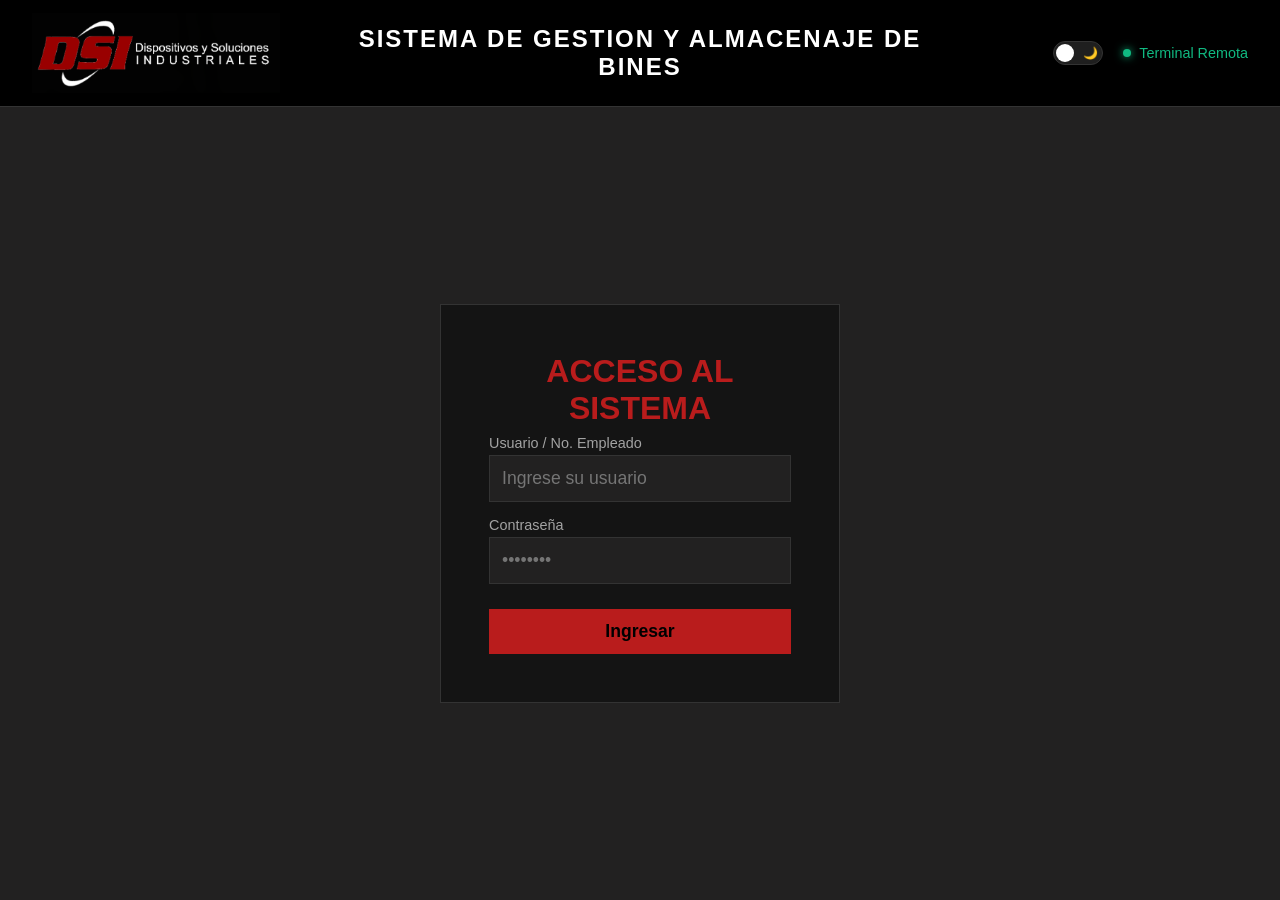
<file: index.html>
<!DOCTYPE html>
<html lang="es">
<head>
    <meta charset="UTF-8">
    <meta name="viewport" content="width=device-width, initial-scale=1.0">
    <meta name="description" content="DSI - Sistema de Almacenamiento y Recuperación Automatizado (AS/RS)">
    <link rel="icon" href="imgs/relacion.png" type="image/png">
    <title>DSI | SIGAB</title>
    <link rel="stylesheet" href="style.css">
</head>
<body>

    <header class="top-nav" role="banner">
        <div class="logo-container">
            <img src="imgs/DSI Logo.png" alt="DSI Logo" class="logo-img">
        </div>
        <div class="system-title"><h1>SISTEMA DE GESTION Y ALMACENAJE DE BINES</h1></div>
        <div class="status-container">
            <div class="theme-switch-wrapper">
                <label class="theme-switch" for="checkbox-theme">
                    <input type="checkbox" id="checkbox-theme" role="switch" aria-checked="false" aria-label="Cambiar tema claro/oscuro" />
                    <div class="slider round"><span class="icon-sun">☀</span><span class="icon-moon">🌙</span></div>
                </label>
            </div>
            <div class="status-indicator" aria-live="polite">
                <div class="status-dot" aria-hidden="true"></div>
                <span id="txt-modo">En línea</span>
            </div>
        </div>
    </header>

    <main class="main-content" role="main">

        <!-- PANTALLA LOGIN -->
        <section id="screen-login" class="screen active" aria-label="Inicio de sesión">
            <div class="login-card">
                <h2 class="title-glow login-title">ACCESO AL SISTEMA</h2>
                <form id="form-login" class="login-form" autocomplete="on">
                    <div class="form-group">
                        <label for="input-user" class="form-label">Usuario / No. Empleado</label>
                        <input type="text" id="input-user" class="form-input" placeholder="Ingrese su usuario" autocomplete="username" required>
                    </div>
                    <div class="form-group">
                        <label for="input-pass" class="form-label">Contraseña</label>
                        <input type="password" id="input-pass" class="form-input" placeholder="••••••••" autocomplete="current-password" required>
                    </div>
                    <button type="submit" id="btn-login" class="btn-login">Ingresar</button>
                </form>
            </div>
            <div id="loader" class="hidden loader-container">
                <div class="loading-bar"></div>
                <p class="accent-text">Autenticando...</p>
            </div>
        </section>

        <!-- PANTALLA DASHBOARD -->
        <section id="screen-dashboard" class="screen hidden" aria-label="Panel de control">
            <div class="user-panel">
                <div class="user-avatar" aria-hidden="true">👤</div>
                <div class="user-details">
                    <h2 id="lbl-nombre">Nombre Usuario</h2>
                    <span id="lbl-area" class="badge-area">Área: ---</span>
                </div>
                <div class="user-panel-actions">
                    <button id="btn-ir-admin" class="btn-outline btn-admin-access hidden">⚙ Panel Admin</button>
                    <a href="manual_usuario.html" target="_blank" rel="noopener noreferrer" class="btn-outline btn-link">📖 Manual de Usuario</a>
                    <a href="manual_ensamble.html" target="_blank" rel="noopener noreferrer" class="btn-outline btn-link">📖 Manual de Ensamble</a>
                    <button id="btn-logout" class="btn-outline">Cerrar Sesión</button>
                </div>
            </div>

            <div class="inventory-section">
                <div class="section-header">
                    <h3>COMPONENTES AUTORIZADOS</h3>
                    <div class="line-accent"></div>
                </div>
                <div class="buttons-grid" role="list" aria-label="Lista de componentes"></div>
            </div>

            <button id="btn-emergency" class="btn-emergency">🚨 SOLICITAR ASISTENCIA TÉCNICA</button>
        </section>

        <!-- PANTALLA ADMIN -->
        <section id="screen-admin" class="screen hidden" aria-label="Panel de administrador">
            <div class="admin-header">
                <div class="admin-header-info">
                    <h2 class="admin-header-titulo">⚙ PANEL DE ADMINISTRADOR</h2>
                    <span id="admin-lbl-usuario" class="badge-area"></span>
                </div>
                <button id="btn-admin-volver" class="btn-outline">← Volver al Dashboard</button>
            </div>

            <!-- Tabs de navegación -->
            <nav class="admin-tabs" role="tablist" aria-label="Secciones del panel">
                <button class="admin-tab active" id="tab-inventario" role="tab" tabindex="0" aria-selected="true"  aria-controls="admin-inventario">📦 Inventario</button>
                <button class="admin-tab"        id="tab-actividad"  role="tab" tabindex="-1" aria-selected="false" aria-controls="admin-actividad">📋 Actividad</button>
                <button class="admin-tab"        id="tab-cortes"     role="tab" tabindex="-1" aria-selected="false" aria-controls="admin-cortes">🕐 Cortes de Turno</button>
            </nav>

            <!-- Tab: Inventario -->
            <div id="admin-inventario" class="admin-tab-content" role="tabpanel" aria-labelledby="tab-inventario">
                <div class="admin-section-header">
                    <p class="admin-section-desc">Modifica las cantidades del inventario. Solo puedes <strong>aumentar</strong> el stock, no reducirlo.</p>
                    <button id="btn-admin-reload-inv" class="btn-outline">↺ Recargar</button>
                </div>
                <div id="admin-inv-container">
                    <p class="accent-text">Cargando inventario...</p>
                </div>
            </div>

            <!-- Tab: Log de Actividad -->
            <div id="admin-actividad" class="admin-tab-content hidden" role="tabpanel" aria-labelledby="tab-actividad">
                <div class="admin-section-header">
                    <p class="admin-section-desc">Registro de las últimas 50 acciones realizadas en el sistema.</p>
                    <button id="btn-admin-reload-act" class="btn-outline">↺ Recargar</button>
                </div>
                <div id="admin-act-container">
                    <p class="accent-text">Cargando registros...</p>
                </div>
            </div>

            <!-- Tab: Cortes de Turno -->
            <div id="admin-cortes" class="admin-tab-content hidden" role="tabpanel" aria-labelledby="tab-cortes">
                <div class="admin-section-header">
                    <p class="admin-section-desc">Resúmenes generados automáticamente a las 8:00 AM, 2:00 PM y 6:00 PM.</p>
                    <div style="display:flex;gap:8px;flex-wrap:wrap;">
                        <button id="btn-demo-corte" class="btn-outline">🎲 Generar demo</button>
                        <button id="btn-admin-reload-cor" class="btn-outline">↺ Recargar</button>
                    </div>
                </div>
                <div id="admin-cor-container">
                    <p class="accent-text">Cargando cortes...</p>
                </div>
            </div>
        </section>

    </main>

    <!-- MODAL: Corte de Turno (para fotografiar) -->
    <div id="modal-corte-foto" class="modal-overlay hidden" role="dialog" aria-modal="true" aria-labelledby="modal-corte-foto-titulo">
        <div class="modal-corte-foto-box">
            <div id="modal-corte-foto-content"></div>
            <div class="modal-corte-foto-actions">
                <button id="btn-print-corte" class="btn-outline">🖨️ Imprimir</button>
                <button id="btn-cerrar-corte-foto" class="btn-outline">✕ Cerrar</button>
            </div>
        </div>
    </div>

    <!-- MODAL: Solicitar Asistencia -->
    <div id="modal-ayuda" class="modal-overlay hidden" role="dialog" aria-modal="true" aria-labelledby="modal-ayuda-titulo">
        <div class="modal-box">
            <h3 id="modal-ayuda-titulo" class="modal-title">Solicitar Asistencia</h3>
            <p class="modal-description">Describa brevemente la situación para el Almacenista:</p>
            <textarea id="txt-problema" class="modal-textarea" rows="4" placeholder="Ej. El robot no extrajo la pieza correctamente..." aria-label="Descripción del problema"></textarea>
            <div class="modal-actions">
                <button id="btn-enviar-alerta" class="btn-modal-primary">Enviar Alerta</button>
                <button id="btn-cancelar-ayuda" class="btn-outline btn-modal-secondary">Cancelar</button>
            </div>
        </div>
    </div>

    <!-- MODAL: Alerta Bloqueante (Andon) -->
    <div id="alerta-bloqueante" class="modal-overlay hidden alerta-bloqueante-overlay" role="alertdialog" aria-modal="true" aria-labelledby="alerta-titulo">
        <div class="modal-box alerta-bloqueante-box">
            <div class="alerta-icono" aria-hidden="true">⚠️</div>
            <h1 id="alerta-titulo" class="alerta-titulo">¡ATENCIÓN REQUERIDA!</h1>
            <h3 id="alerta-quien" class="alerta-quien">Usuario en Área solicita ayuda</h3>
            <div class="alerta-detalle">
                <p class="alerta-detalle-label">Descripción del problema:</p>
                <p id="alerta-mensaje" class="alerta-detalle-mensaje">---</p>
            </div>
            <p class="alerta-nota">El sistema está bloqueado hasta que se atienda la solicitud.</p>
            <button id="btn-resolver-alerta" class="btn-resolver">Marcar como Atendido</button>
        </div>
    </div>

    <!-- MODAL: Dialogo custom (alert / confirm) -->
    <div id="custom-modal-overlay" class="hidden">
        <div class="custom-modal-box">
            <h3 id="custom-modal-title">Título</h3>
            <p id="custom-modal-message">Mensaje de la alerta aquí.</p>
            <div class="custom-modal-buttons">
                <button id="btn-custom-cancel" class="btn-modal btn-modal-secondary hidden">Cancelar</button>
                <button id="btn-custom-ok" class="btn-modal btn-modal-primary">Aceptar</button>
            </div>
        </div>
    </div>

    <script src="asset-fallback.js"></script>
    <script src="app-config.js"></script>
    <script src="script.js"></script>
</body>
</html>
</file>
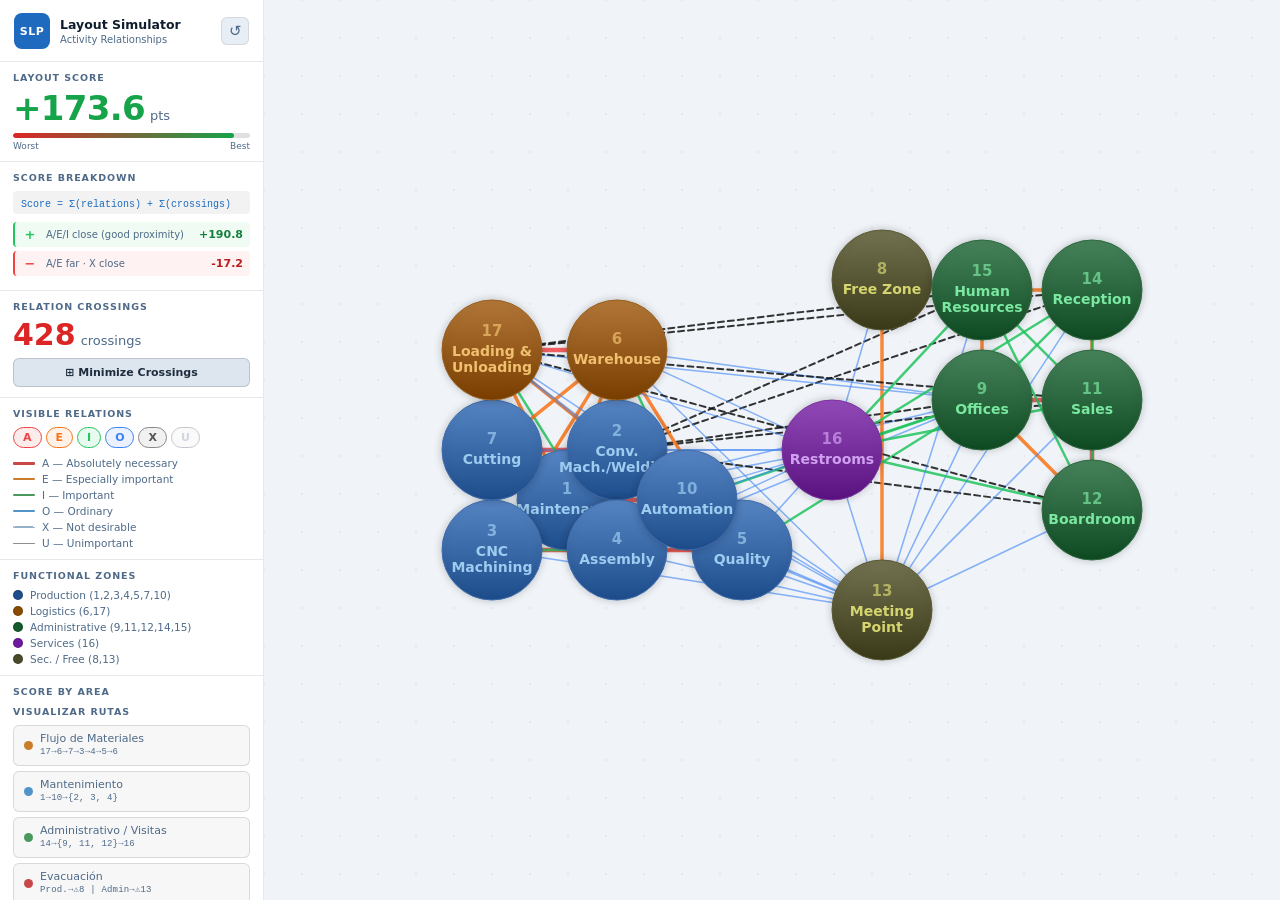
<file: activity_relationship.html>
<!DOCTYPE html>
<html lang="en">
<head>
  <meta charset="UTF-8">
  <meta name="viewport" content="width=device-width, initial-scale=1.0">
  <title>SLP Simulator — Activity Relationships</title>
  <link rel="stylesheet" href="activity_slp.css">
</head>
<body>
<div id="app">

  <!-- ══════════════ SIDEBAR ══════════════ -->
  <aside id="sidebar">

    <header id="sb-header">
      <div id="sb-logo">SLP</div>
      <div id="sb-titles">
        <p id="sb-title">Layout Simulator</p>
        <p id="sb-sub">Activity Relationships</p>
      </div>
      <button id="btn-reset" title="Restart physics simulation">↺</button>
    </header>

    <!-- Score total -->
    <section class="sb-card">
      <h3 class="sc-label">Layout Score</h3>
      <div id="score-display">
        <span id="score-val" class="s-neutral">—</span>
        <span id="score-unit">pts</span>
      </div>
      <div id="score-bar-wrap">
        <div id="score-bar-track">
          <div id="score-bar-fill"></div>
        </div>
        <div id="score-bar-labels">
          <span>Worst</span><span>Best</span>
        </div>
      </div>
    </section>

    <!-- Desglose -->
    <section class="sb-card" id="sc-breakdown">
      <h3 class="sc-label">Score Breakdown</h3>
      <div class="bd-formula">
        <code>Score = Σ(relations) + Σ(crossings)</code>
      </div>
      <div class="bd-row bd-pos">
        <span class="bd-icon">+</span>
        <div class="bd-body">
          <span class="bd-lbl">A/E/I close (good proximity)</span>
          <span class="bd-val" id="bd-pos">+0.0</span>
        </div>
      </div>
      <div class="bd-row bd-neg">
        <span class="bd-icon">−</span>
        <div class="bd-body">
          <span class="bd-lbl">A/E far · X close</span>
          <span class="bd-val" id="bd-neg">0.0</span>
        </div>
      </div>
    </section>

    <!-- Cruces -->
    <section class="sb-card">
      <h3 class="sc-label">Relation Crossings</h3>
      <div id="cross-display">
        <span id="cross-val" class="c-zero">—</span>
        <span id="cross-unit">crossings</span>
      </div>
      <button id="btn-optimize" title="Arrange nodes to minimize line crossings">
        ⊞ Minimize Crossings
      </button>
    </section>

    <!-- Filtros -->
    <section class="sb-card">
      <h3 class="sc-label">Visible Relations</h3>
      <div id="filter-row">
        <label class="chip chip-A"><input type="checkbox" id="chkA" checked>A</label>
        <label class="chip chip-E"><input type="checkbox" id="chkE" checked>E</label>
        <label class="chip chip-I"><input type="checkbox" id="chkI" checked>I</label>
        <label class="chip chip-O"><input type="checkbox" id="chkO" checked>O</label>
        <label class="chip chip-X"><input type="checkbox" id="chkX" checked>X</label>
        <label class="chip chip-U"><input type="checkbox" id="chkU">U</label>
      </div>
      <div id="legend">
        <div class="leg-row"><div class="leg-line" style="background:#C84848;height:3px"></div><span>A — Absolutely necessary</span></div>
        <div class="leg-row"><div class="leg-line" style="background:#C97C2A;height:2.5px"></div><span>E — Especially important</span></div>
        <div class="leg-row"><div class="leg-line" style="background:#4A9860;height:2px"></div><span>I — Important</span></div>
        <div class="leg-row"><div class="leg-line" style="background:#5294C8;height:1.5px"></div><span>O — Ordinary</span></div>
        <div class="leg-row"><div class="leg-line leg-x-dash"></div><span>X — Not desirable</span></div>
        <div class="leg-row"><div class="leg-line" style="background:#444;height:1px;opacity:.6"></div><span>U — Unimportant</span></div>
      </div>
    </section>

    <!-- Zonas -->
    <section class="sb-card">
      <h3 class="sc-label">Functional Zones</h3>
      <div id="zone-legend">
        <div class="zone-row"><div class="zone-dot" style="background:#1e4d8c"></div><span>Production (1,2,3,4,5,7,10)</span></div>
        <div class="zone-row"><div class="zone-dot" style="background:#8a4a00"></div><span>Logistics (6,17)</span></div>
        <div class="zone-row"><div class="zone-dot" style="background:#145a2a"></div><span>Administrative (9,11,12,14,15)</span></div>
        <div class="zone-row"><div class="zone-dot" style="background:#6d1a9e"></div><span>Services (16)</span></div>
        <div class="zone-row"><div class="zone-dot" style="background:#4a4a2a"></div><span>Sec. / Free (8,13)</span></div>
      </div>
    </section>

    <!-- Tabla de puntajes -->
    <section class="sb-card sb-grow">
      <h3 class="sc-label">Score by Area</h3>
      <div id="tbl-scroll">
        <table id="area-table">
          <thead>
            <tr>
              <th>#</th>
              <th>Area</th>
              <th title="Static SLP score (A=4,E=3,I=2,O=1,X=-1)">SLP</th>
              <th title="Dynamic score by current position">Pos.</th>
              <th title="Line crossings involving this area">✕</th>
            </tr>
          </thead>
          <tbody id="area-tbody"></tbody>
        </table>
      </div>
    </section>

    <!-- Rutas y Flujos de Movimiento -->
    <section class="sb-card">
      <h3 class="sc-label">Visualizar Rutas</h3>
      <div class="route-filters">
        <button class="route-toggle rt-mat"   id="btn-route-mat">
          <span class="route-dot" style="background:#C97C2A"></span>
          <span class="route-btn-body">
            <span class="route-btn-title">Flujo de Materiales</span>
            <span class="route-btn-seq">17→6→7→3→4→5→6</span>
          </span>
        </button>
        <button class="route-toggle rt-maint" id="btn-route-maint">
          <span class="route-dot" style="background:#5294C8"></span>
          <span class="route-btn-body">
            <span class="route-btn-title">Mantenimiento</span>
            <span class="route-btn-seq">1→10→{2, 3, 4}</span>
          </span>
        </button>
        <button class="route-toggle rt-admin" id="btn-route-admin">
          <span class="route-dot" style="background:#4A9860"></span>
          <span class="route-btn-body">
            <span class="route-btn-title">Administrativo / Visitas</span>
            <span class="route-btn-seq">14→{9, 11, 12}→16</span>
          </span>
        </button>
        <button class="route-toggle rt-evac"  id="btn-route-evac">
          <span class="route-dot" style="background:#C84848"></span>
          <span class="route-btn-body">
            <span class="route-btn-title">Evacuación</span>
            <span class="route-btn-seq">Prod.→⚠8 | Admin→⚠13</span>
          </span>
        </button>
      </div>
    </section>

    <footer id="sb-footer">
      <span>↔ Drag nodes to optimize the layout</span>
    </footer>

  </aside>
  <!-- ══════════════ FIN SIDEBAR ══════════════ -->

  <!-- ══════════════ CANVAS ══════════════ -->
  <main id="canvas-area">
    <canvas id="c"></canvas>
    <div id="tooltip"></div>
    <div id="physics-badge">⚙ Simulating physics…</div>
    <div id="optimize-badge">⊞ Minimizing crossings…</div>
  </main>

</div><!-- #app -->
<script src="slp_data.js"></script>
<script src="activity_slp.js"></script>
</body>
</html>
</file>
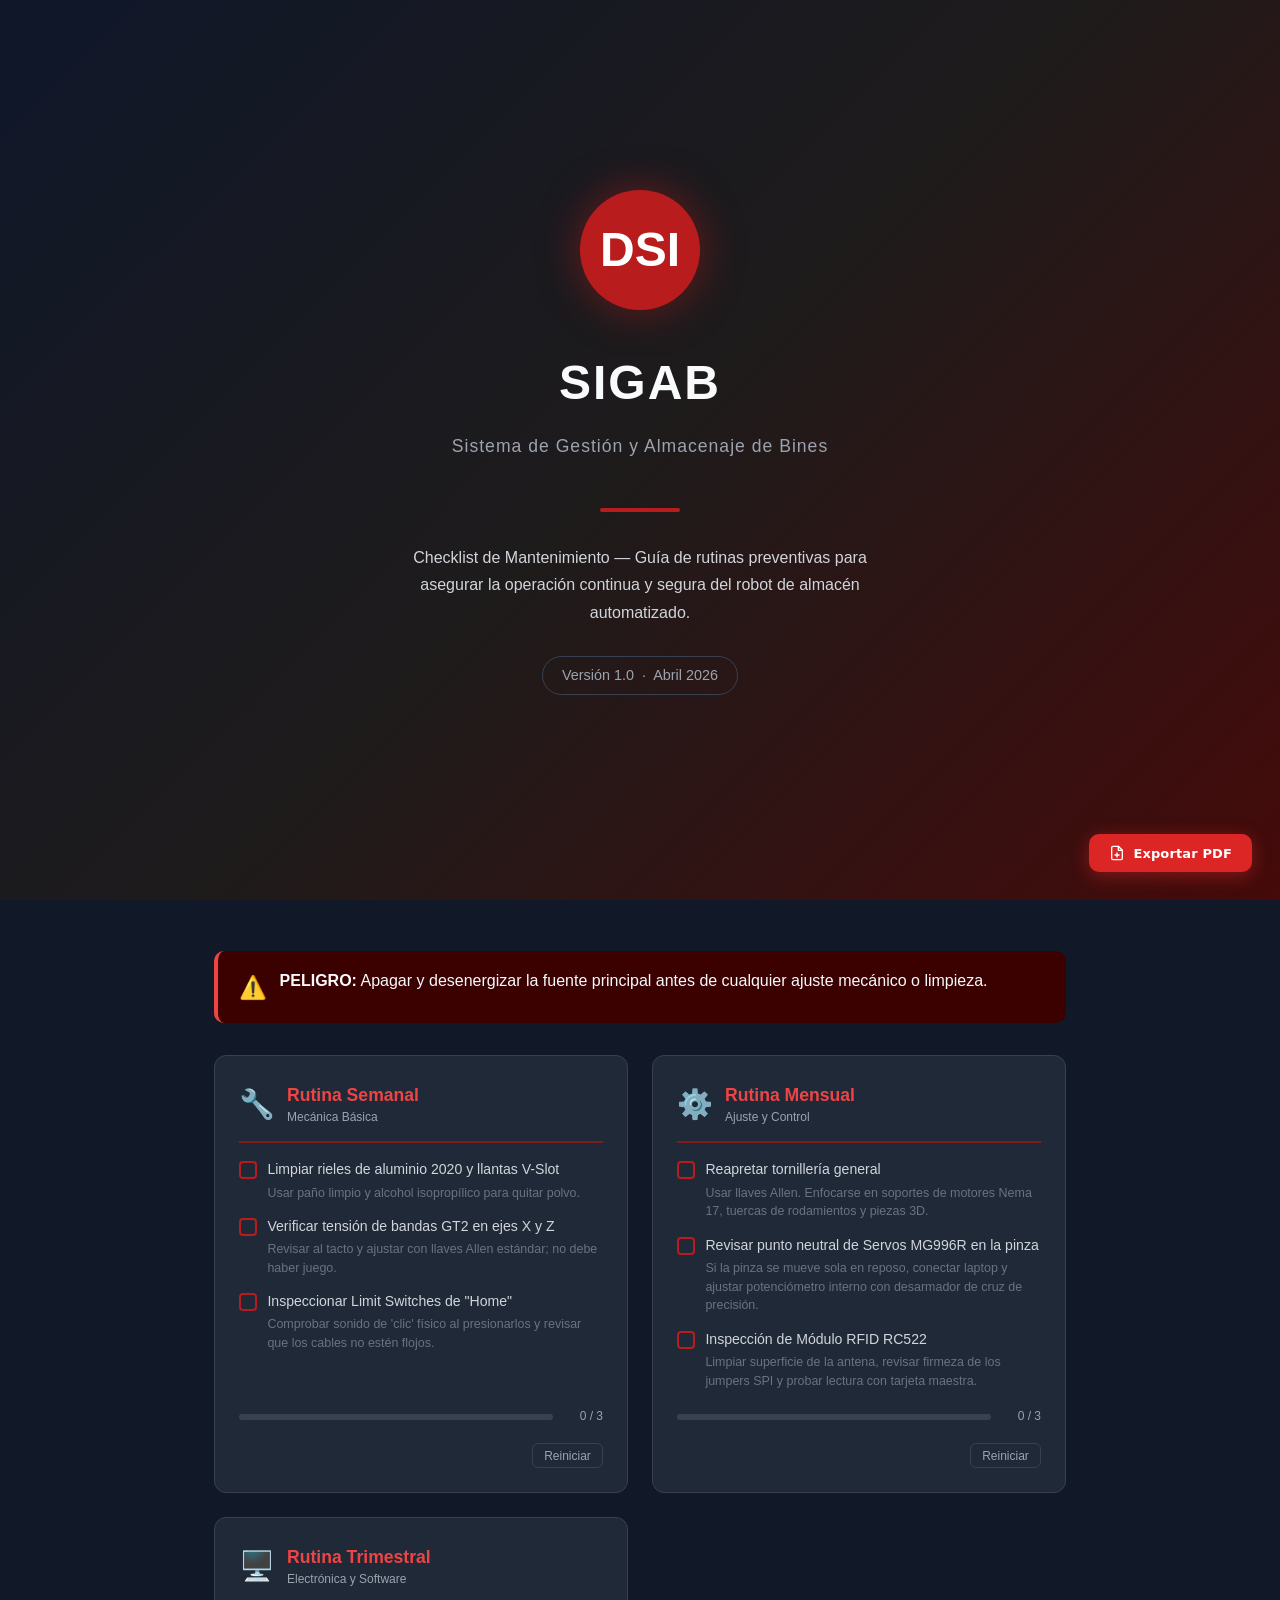
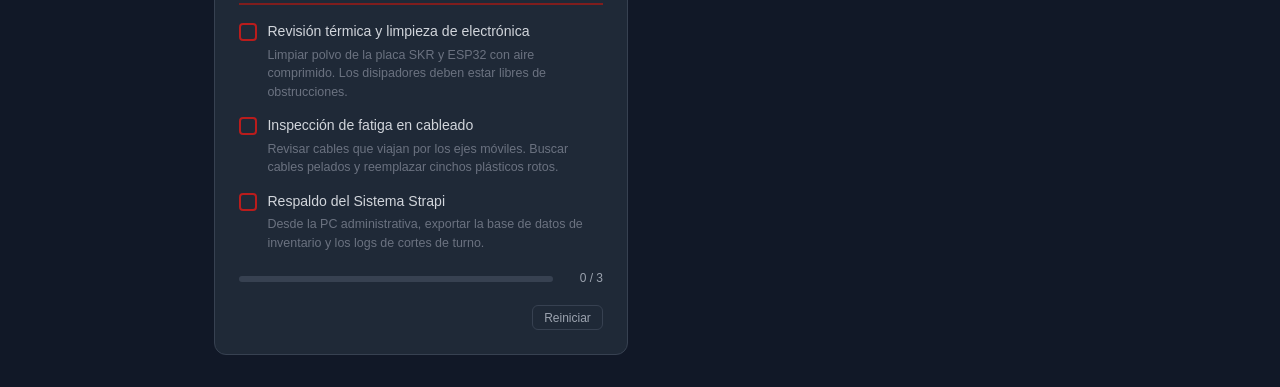
<file: checklist_mantenimiento.html>
<!DOCTYPE html>
<html lang="es">
<head>
  <meta charset="UTF-8" />
  <meta name="viewport" content="width=device-width, initial-scale=1.0" />
  <title>Checklist de Mantenimiento — SIGAB DSI</title>
  <link rel="stylesheet" href="manual_usuario.css" />
  <style>
    .cards-grid {
      display: grid;
      grid-template-columns: repeat(auto-fit, minmax(300px, 1fr));
      gap: 1.5rem;
      margin-top: 2rem;
    }

    .mant-card {
      background: var(--fondo2);
      border: 1px solid var(--borde);
      border-radius: 12px;
      padding: 1.5rem;
      display: flex;
      flex-direction: column;
      gap: 1rem;
    }

    .mant-card-header {
      display: flex;
      align-items: center;
      gap: 0.75rem;
      padding-bottom: 0.75rem;
      border-bottom: 2px solid var(--rojo-oscuro);
    }

    .mant-card-header .icono-rutina {
      font-size: 1.8rem;
      flex-shrink: 0;
    }

    .mant-card-header h3 {
      margin: 0;
      color: var(--rojo-claro);
      font-size: 1.1rem;
      line-height: 1.3;
    }

    .mant-card-header .frecuencia {
      font-size: 0.75rem;
      color: #9ca3af;
      font-weight: 400;
      display: block;
      margin-top: 0.2rem;
    }

    .checklist {
      list-style: none;
      padding: 0;
      margin: 0;
      display: flex;
      flex-direction: column;
      gap: 0.85rem;
    }

    .checklist li {
      display: flex;
      align-items: flex-start;
      gap: 0.65rem;
    }

    .checklist input[type="checkbox"] {
      appearance: none;
      -webkit-appearance: none;
      width: 18px;
      height: 18px;
      min-width: 18px;
      border: 2px solid var(--rojo);
      border-radius: 4px;
      background: transparent;
      cursor: pointer;
      margin-top: 2px;
      transition: background 0.2s, border-color 0.2s;
      position: relative;
    }

    .checklist input[type="checkbox"]:checked {
      background: var(--rojo);
      border-color: var(--rojo);
    }

    .checklist input[type="checkbox"]:checked::after {
      content: "✓";
      position: absolute;
      top: 50%;
      left: 50%;
      transform: translate(-50%, -50%);
      color: #fff;
      font-size: 11px;
      font-weight: 900;
      line-height: 1;
    }

    .checklist label {
      font-size: 0.88rem;
      color: #d1d5db;
      line-height: 1.5;
      cursor: pointer;
    }

    .checklist label .detalle {
      display: block;
      font-size: 0.78rem;
      color: #6b7280;
      margin-top: 0.2rem;
    }

    .checklist input[type="checkbox"]:checked + label {
      color: #6b7280;
      text-decoration: line-through;
    }

    .checklist input[type="checkbox"]:checked + label .detalle {
      text-decoration: line-through;
    }

    .btn-reset {
      align-self: flex-end;
      background: transparent;
      border: 1px solid var(--borde);
      color: #9ca3af;
      font-size: 0.75rem;
      padding: 0.3rem 0.7rem;
      border-radius: 6px;
      cursor: pointer;
      transition: border-color 0.2s, color 0.2s;
    }

    .btn-reset:hover {
      border-color: var(--rojo-claro);
      color: var(--rojo-claro);
    }

    .progreso-wrap {
      display: flex;
      align-items: center;
      gap: 0.6rem;
      margin-top: auto;
    }

    .progreso-bar {
      flex: 1;
      height: 6px;
      background: var(--borde);
      border-radius: 3px;
      overflow: hidden;
    }

    .progreso-fill {
      height: 100%;
      background: var(--rojo);
      border-radius: 3px;
      width: 0%;
      transition: width 0.3s ease;
    }

    .progreso-texto {
      font-size: 0.75rem;
      color: #9ca3af;
      white-space: nowrap;
      min-width: 40px;
      text-align: right;
    }
  </style>
</head>
<body>

<!-- ══════════════════════════════════════════════
     PORTADA
═══════════════════════════════════════════════ -->
<div class="portada">
  <div class="logo-circle">
    <span>DSI</span>
  </div>
  <h1>SIGAB</h1>
  <p class="subtitulo">Sistema de Gestión y Almacenaje de Bines</p>
  <div class="linea"></div>
  <p style="color:#d1d5db; max-width:520px; font-size:1rem;">
    Checklist de Mantenimiento — Guía de rutinas preventivas para asegurar
    la operación continua y segura del robot de almacén automatizado.
  </p>
  <p class="version">Versión 1.0 &nbsp;·&nbsp; Abril 2026</p>
</div>

<div class="contenedor">

  <!-- ADVERTENCIA DE SEGURIDAD -->
  <div class="caja caja-error" style="margin-bottom:2rem;">
    <span class="icono">⚠️</span>
    <div>
      <strong>PELIGRO:</strong> Apagar y desenergizar la fuente principal antes de cualquier ajuste mecánico o limpieza.
    </div>
  </div>

  <!-- TARJETAS DE MANTENIMIENTO -->
  <div class="cards-grid">

    <!-- TARJETA 1: Rutina Semanal -->
    <div class="mant-card">
      <div class="mant-card-header">
        <span class="icono-rutina">🔧</span>
        <h3>
          Rutina Semanal
          <span class="frecuencia">Mecánica Básica</span>
        </h3>
      </div>

      <ul class="checklist" id="lista-semanal">
        <li>
          <input type="checkbox" id="s1" />
          <label for="s1">
            Limpiar rieles de aluminio 2020 y llantas V-Slot
            <span class="detalle">Usar paño limpio y alcohol isopropílico para quitar polvo.</span>
          </label>
        </li>
        <li>
          <input type="checkbox" id="s2" />
          <label for="s2">
            Verificar tensión de bandas GT2 en ejes X y Z
            <span class="detalle">Revisar al tacto y ajustar con llaves Allen estándar; no debe haber juego.</span>
          </label>
        </li>
        <li>
          <input type="checkbox" id="s3" />
          <label for="s3">
            Inspeccionar Limit Switches de "Home"
            <span class="detalle">Comprobar sonido de 'clic' físico al presionarlos y revisar que los cables no estén flojos.</span>
          </label>
        </li>
      </ul>

      <div class="progreso-wrap">
        <div class="progreso-bar">
          <div class="progreso-fill" id="fill-semanal"></div>
        </div>
        <span class="progreso-texto" id="txt-semanal">0 / 3</span>
      </div>
      <button class="btn-reset" data-lista="lista-semanal" data-fill="fill-semanal" data-txt="txt-semanal" data-total="3">Reiniciar</button>
    </div>

    <!-- TARJETA 2: Rutina Mensual -->
    <div class="mant-card">
      <div class="mant-card-header">
        <span class="icono-rutina">⚙️</span>
        <h3>
          Rutina Mensual
          <span class="frecuencia">Ajuste y Control</span>
        </h3>
      </div>

      <ul class="checklist" id="lista-mensual">
        <li>
          <input type="checkbox" id="m1" />
          <label for="m1">
            Reapretar tornillería general
            <span class="detalle">Usar llaves Allen. Enfocarse en soportes de motores Nema 17, tuercas de rodamientos y piezas 3D.</span>
          </label>
        </li>
        <li>
          <input type="checkbox" id="m2" />
          <label for="m2">
            Revisar punto neutral de Servos MG996R en la pinza
            <span class="detalle">Si la pinza se mueve sola en reposo, conectar laptop y ajustar potenciómetro interno con desarmador de cruz de precisión.</span>
          </label>
        </li>
        <li>
          <input type="checkbox" id="m3" />
          <label for="m3">
            Inspección de Módulo RFID RC522
            <span class="detalle">Limpiar superficie de la antena, revisar firmeza de los jumpers SPI y probar lectura con tarjeta maestra.</span>
          </label>
        </li>
      </ul>

      <div class="progreso-wrap">
        <div class="progreso-bar">
          <div class="progreso-fill" id="fill-mensual"></div>
        </div>
        <span class="progreso-texto" id="txt-mensual">0 / 3</span>
      </div>
      <button class="btn-reset" data-lista="lista-mensual" data-fill="fill-mensual" data-txt="txt-mensual" data-total="3">Reiniciar</button>
    </div>

    <!-- TARJETA 3: Rutina Trimestral -->
    <div class="mant-card">
      <div class="mant-card-header">
        <span class="icono-rutina">🖥️</span>
        <h3>
          Rutina Trimestral
          <span class="frecuencia">Electrónica y Software</span>
        </h3>
      </div>

      <ul class="checklist" id="lista-trimestral">
        <li>
          <input type="checkbox" id="t1" />
          <label for="t1">
            Revisión térmica y limpieza de electrónica
            <span class="detalle">Limpiar polvo de la placa SKR y ESP32 con aire comprimido. Los disipadores deben estar libres de obstrucciones.</span>
          </label>
        </li>
        <li>
          <input type="checkbox" id="t2" />
          <label for="t2">
            Inspección de fatiga en cableado
            <span class="detalle">Revisar cables que viajan por los ejes móviles. Buscar cables pelados y reemplazar cinchos plásticos rotos.</span>
          </label>
        </li>
        <li>
          <input type="checkbox" id="t3" />
          <label for="t3">
            Respaldo del Sistema Strapi
            <span class="detalle">Desde la PC administrativa, exportar la base de datos de inventario y los logs de cortes de turno.</span>
          </label>
        </li>
      </ul>

      <div class="progreso-wrap">
        <div class="progreso-bar">
          <div class="progreso-fill" id="fill-trimestral"></div>
        </div>
        <span class="progreso-texto" id="txt-trimestral">0 / 3</span>
      </div>
      <button class="btn-reset" data-lista="lista-trimestral" data-fill="fill-trimestral" data-txt="txt-trimestral" data-total="3">Reiniciar</button>
    </div>

  </div><!-- /cards-grid -->

</div><!-- /contenedor -->

<script>
  function actualizarProgreso(listaId, fillId, txtId, total) {
    const lista = document.getElementById(listaId);
    const fill  = document.getElementById(fillId);
    const txt   = document.getElementById(txtId);
    const marcados = lista.querySelectorAll('input[type="checkbox"]:checked').length;
    fill.style.width = ((marcados / total) * 100) + '%';
    txt.textContent  = marcados + ' / ' + total;
  }

  document.querySelectorAll('.checklist input[type="checkbox"]').forEach(function(cb) {
    cb.addEventListener('change', function() {
      const lista = this.closest('.mant-card');
      const btn   = lista.querySelector('.btn-reset');
      actualizarProgreso(btn.dataset.lista, btn.dataset.fill, btn.dataset.txt, parseInt(btn.dataset.total));
    });
  });

  document.querySelectorAll('.btn-reset').forEach(function(btn) {
    btn.addEventListener('click', function() {
      const lista = document.getElementById(this.dataset.lista);
      lista.querySelectorAll('input[type="checkbox"]').forEach(function(cb) { cb.checked = false; });
      actualizarProgreso(this.dataset.lista, this.dataset.fill, this.dataset.txt, parseInt(this.dataset.total));
    });
  });
</script>

<!-- ══ BOTÓN EXPORTAR PDF ══ -->
<style>
  #btn-pdf {
    position: fixed;
    bottom: 28px;
    right: 28px;
    z-index: 999;
    display: flex;
    align-items: center;
    gap: 8px;
    padding: 11px 20px;
    background: #dc2626;
    color: #fff;
    font-family: 'Inter', system-ui, sans-serif;
    font-size: 13px;
    font-weight: 600;
    border: none;
    border-radius: 10px;
    cursor: pointer;
    box-shadow: 0 4px 18px rgba(220,38,38,0.45);
    transition: background .15s, transform .1s, box-shadow .15s;
    letter-spacing: 0.01em;
  }
  #btn-pdf:hover  { background: #b91c1c; box-shadow: 0 6px 24px rgba(220,38,38,0.55); transform: translateY(-1px); }
  #btn-pdf:active { transform: translateY(0); }
  #btn-pdf svg    { flex-shrink: 0; }

  @media print {
    #btn-pdf { display: none !important; }
  }
</style>

<button id="btn-pdf" onclick="window.print()" title="Exportar a PDF">
  <svg width="16" height="16" viewBox="0 0 24 24" fill="none" stroke="currentColor"
       stroke-width="2" stroke-linecap="round" stroke-linejoin="round">
    <path d="M14 2H6a2 2 0 0 0-2 2v16a2 2 0 0 0 2 2h12a2 2 0 0 0 2-2V8z"/>
    <polyline points="14 2 14 8 20 8"/>
    <line x1="12" y1="18" x2="12" y2="12"/>
    <line x1="9" y1="15" x2="15" y2="15"/>
  </svg>
  Exportar PDF
</button>

</body>
</html>
</file>
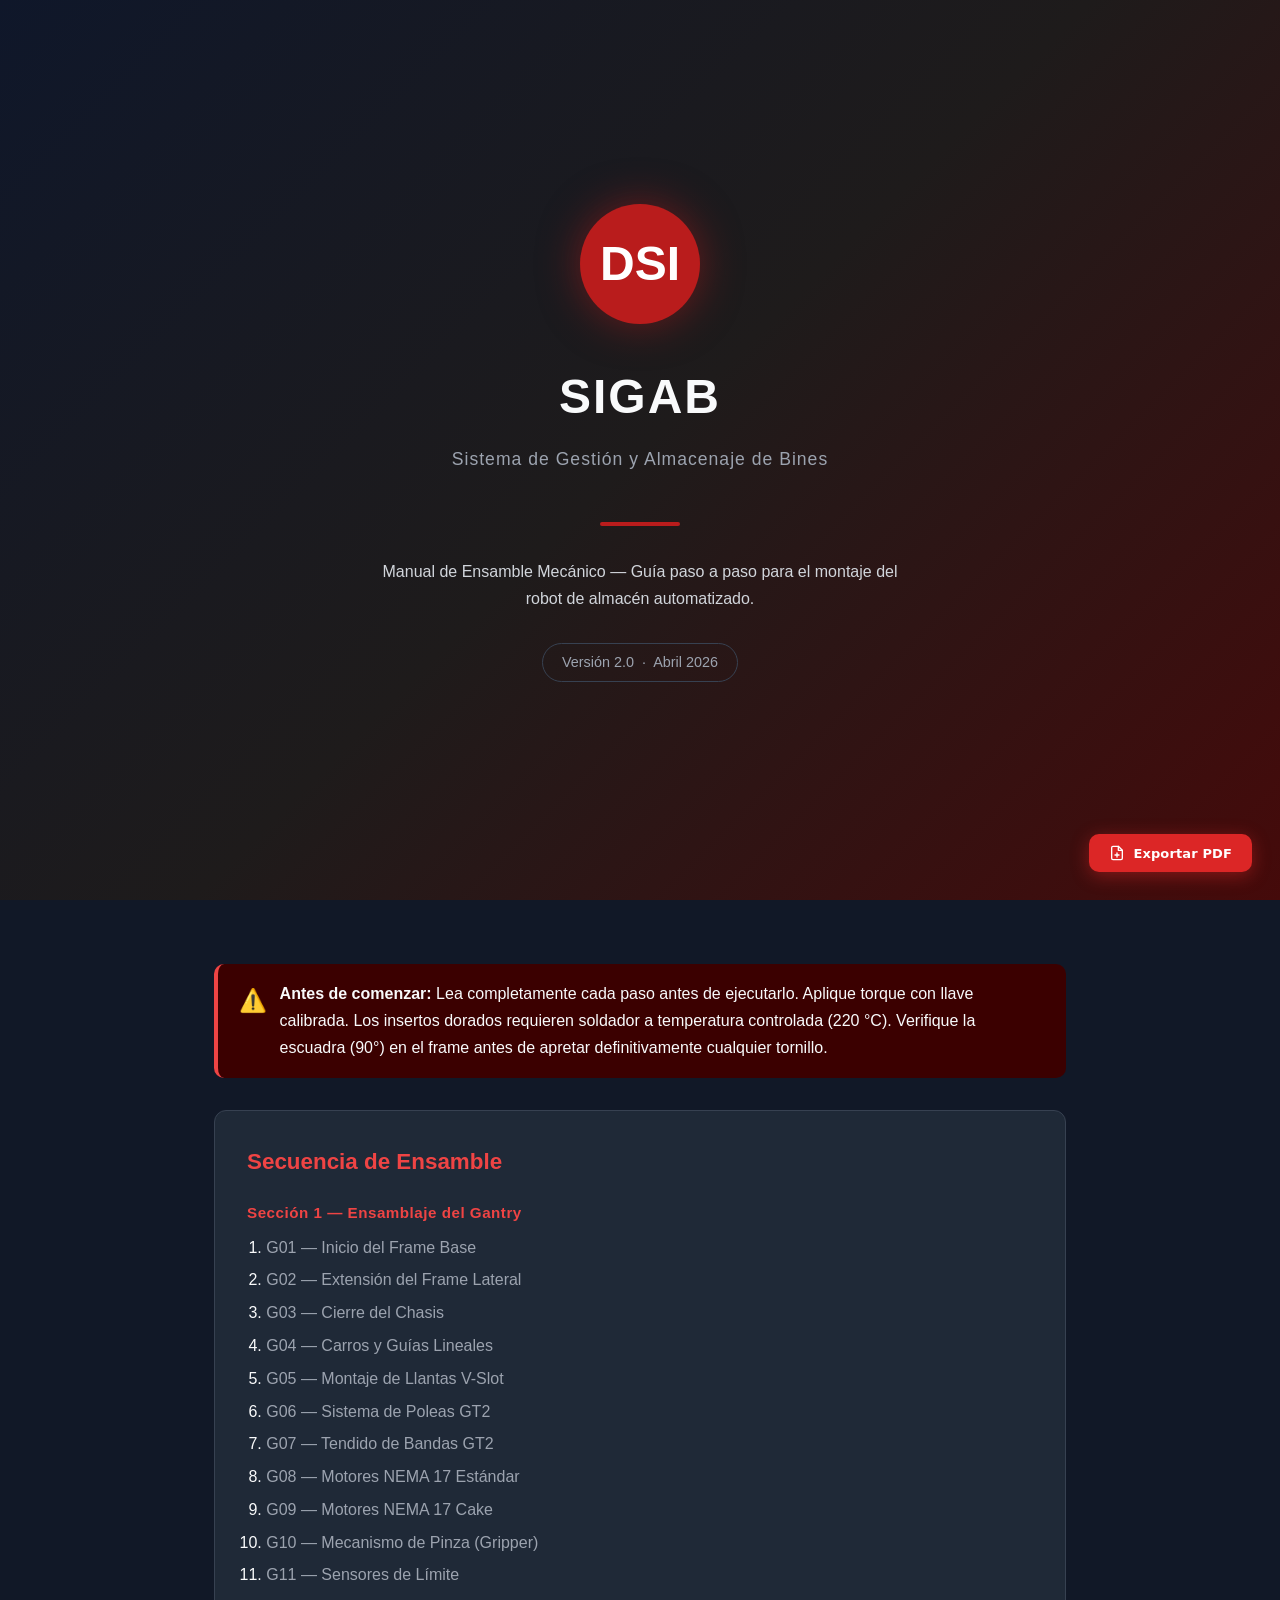
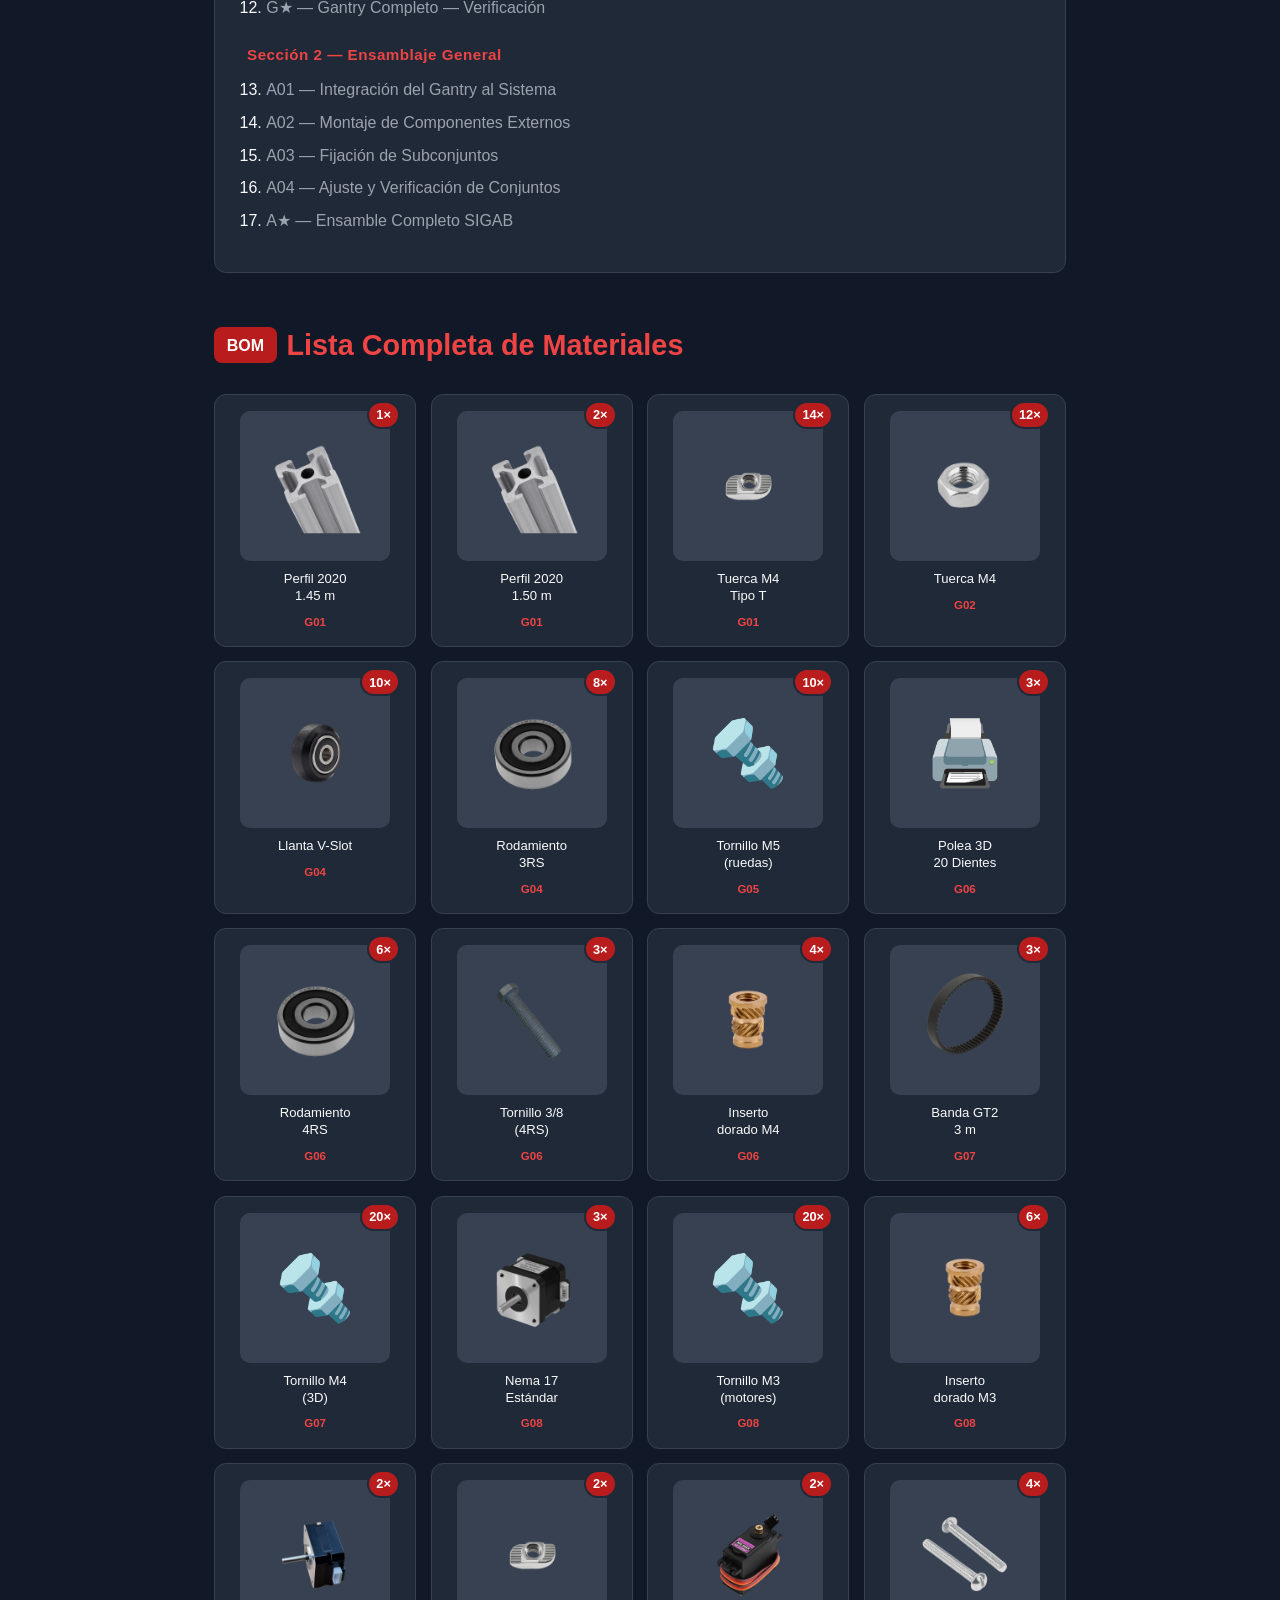
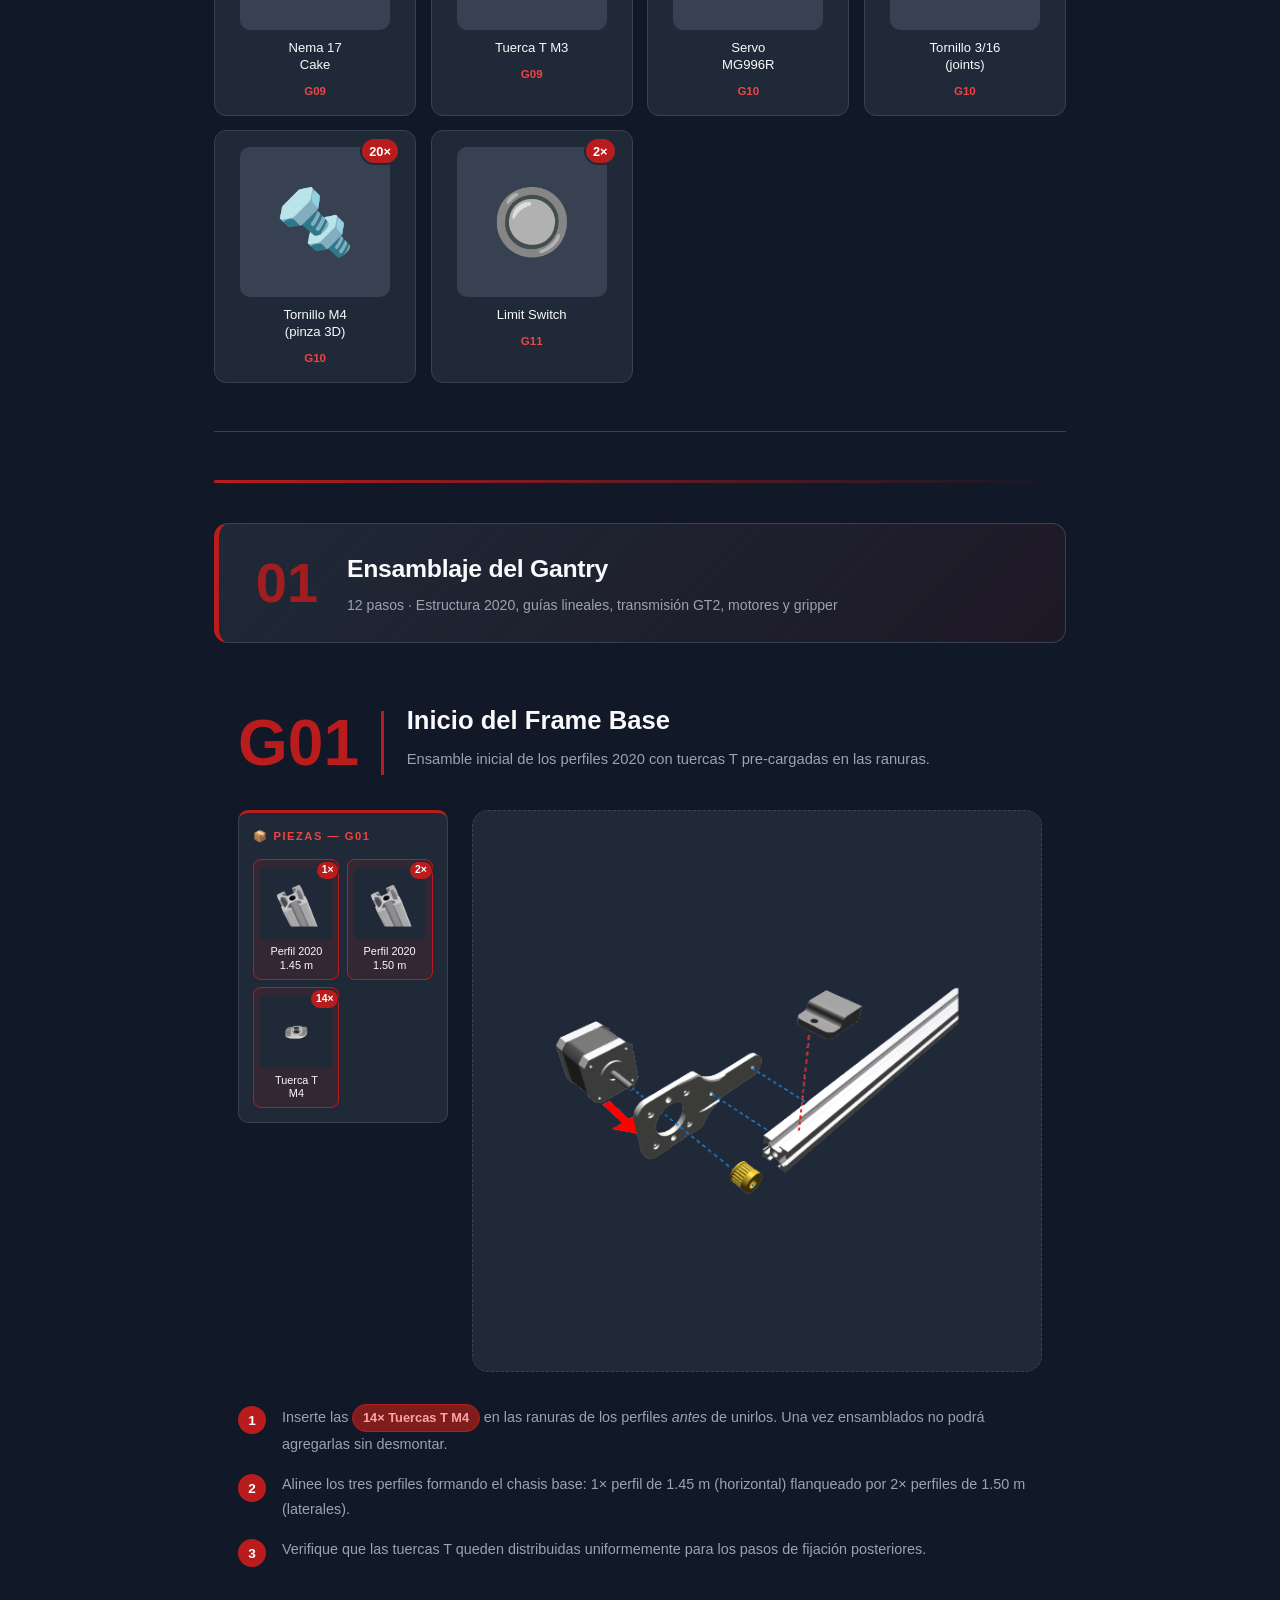
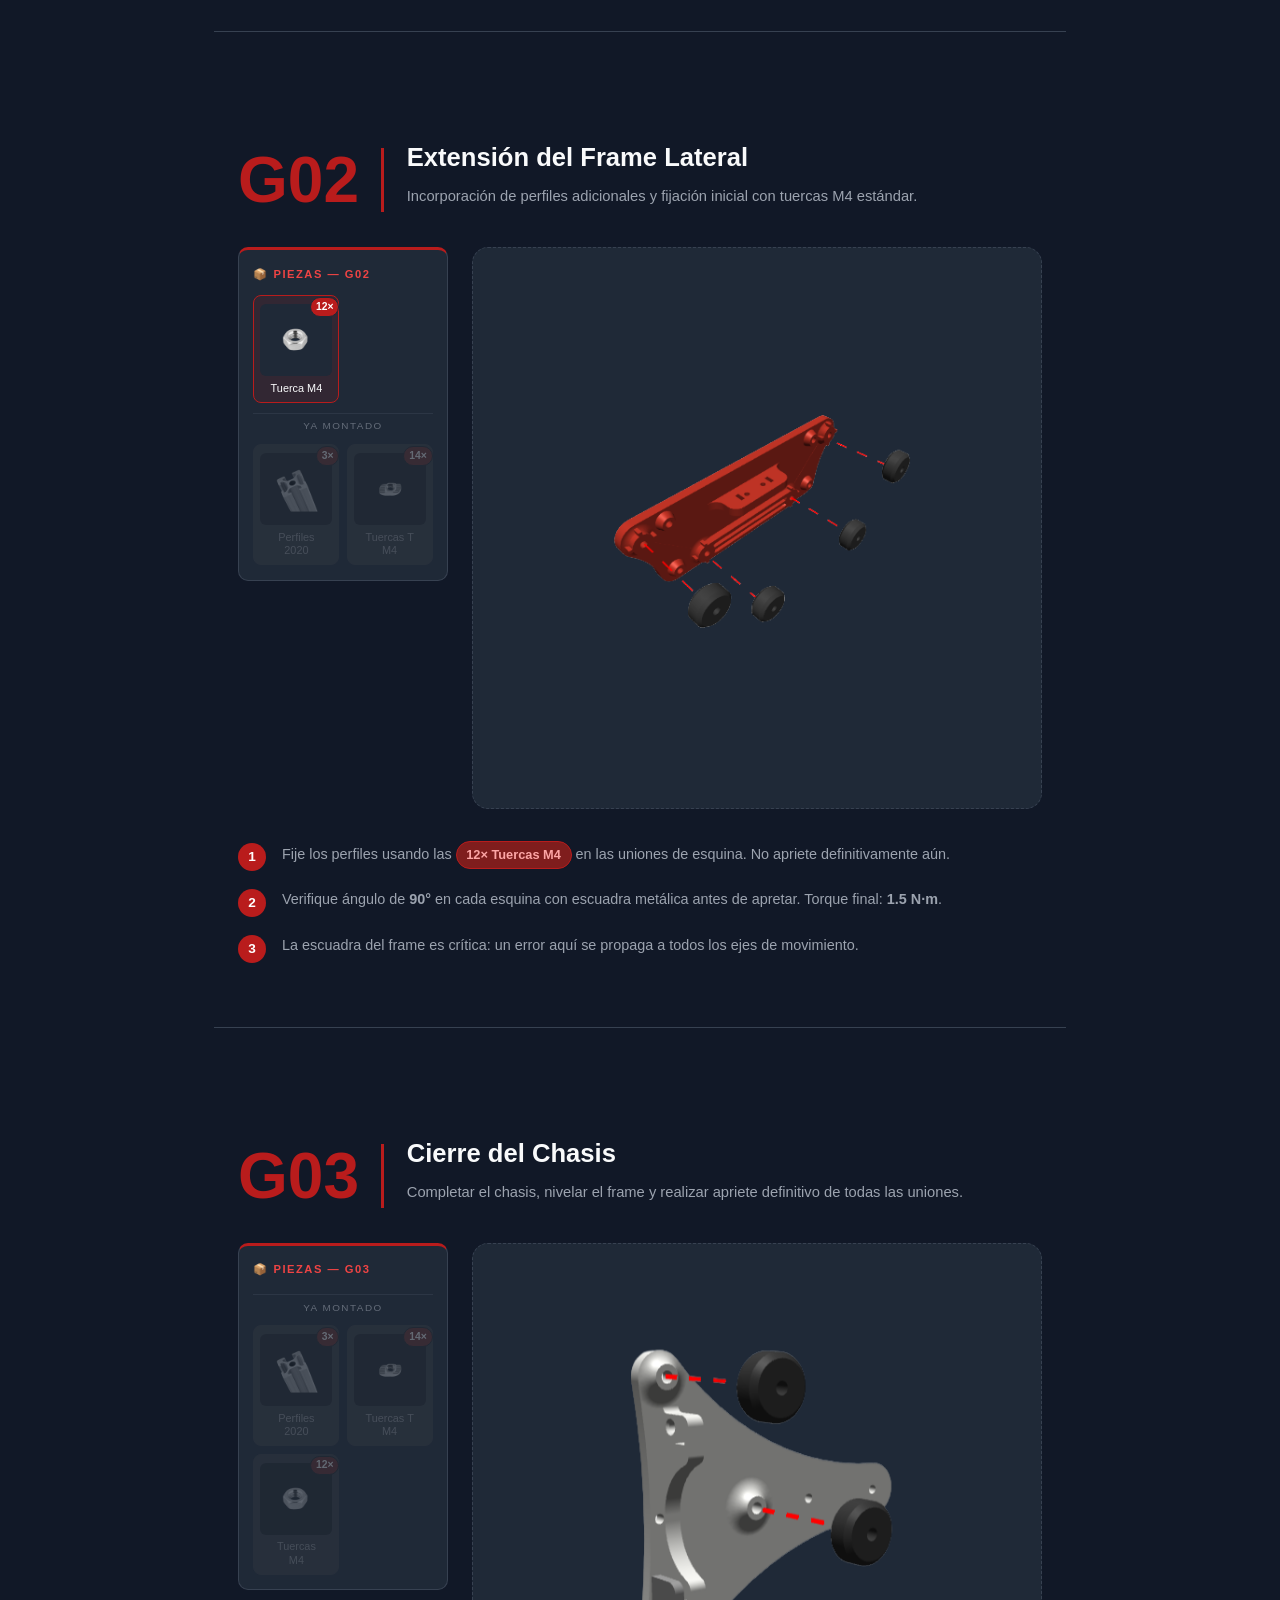
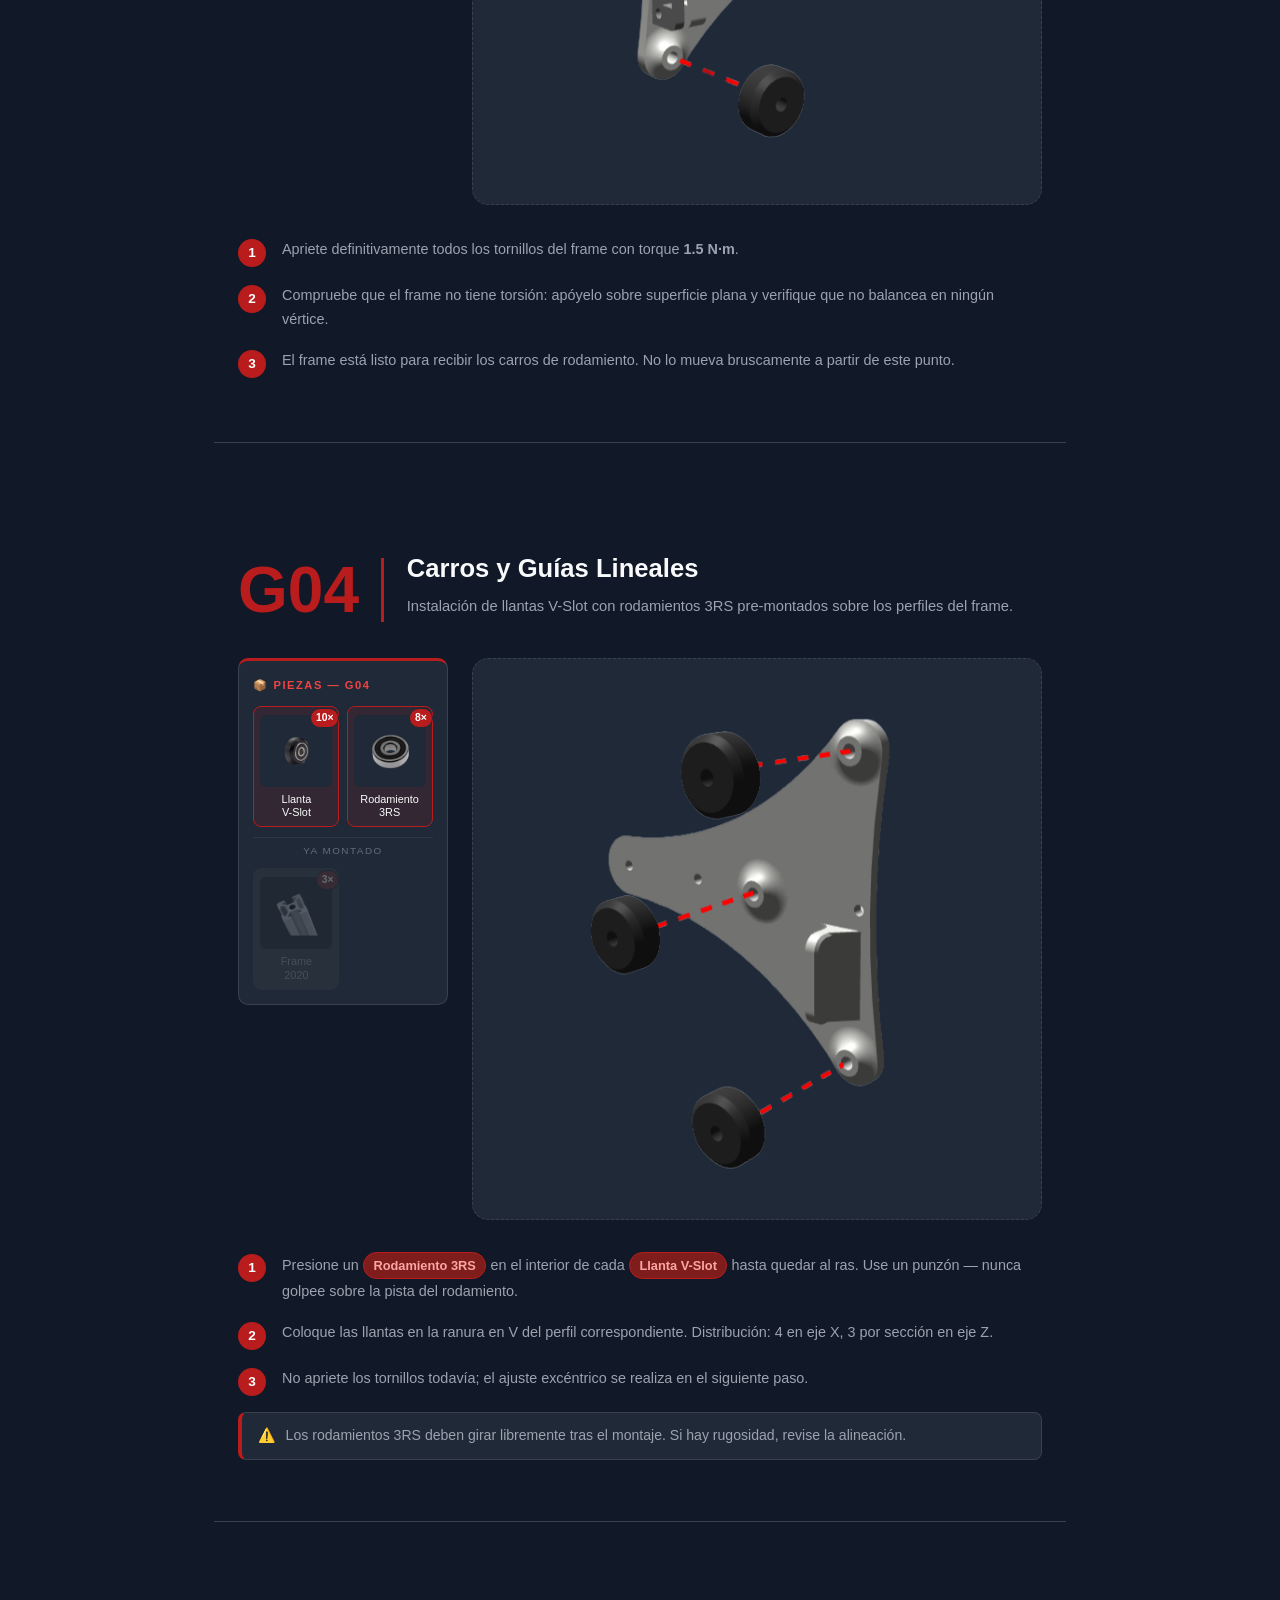
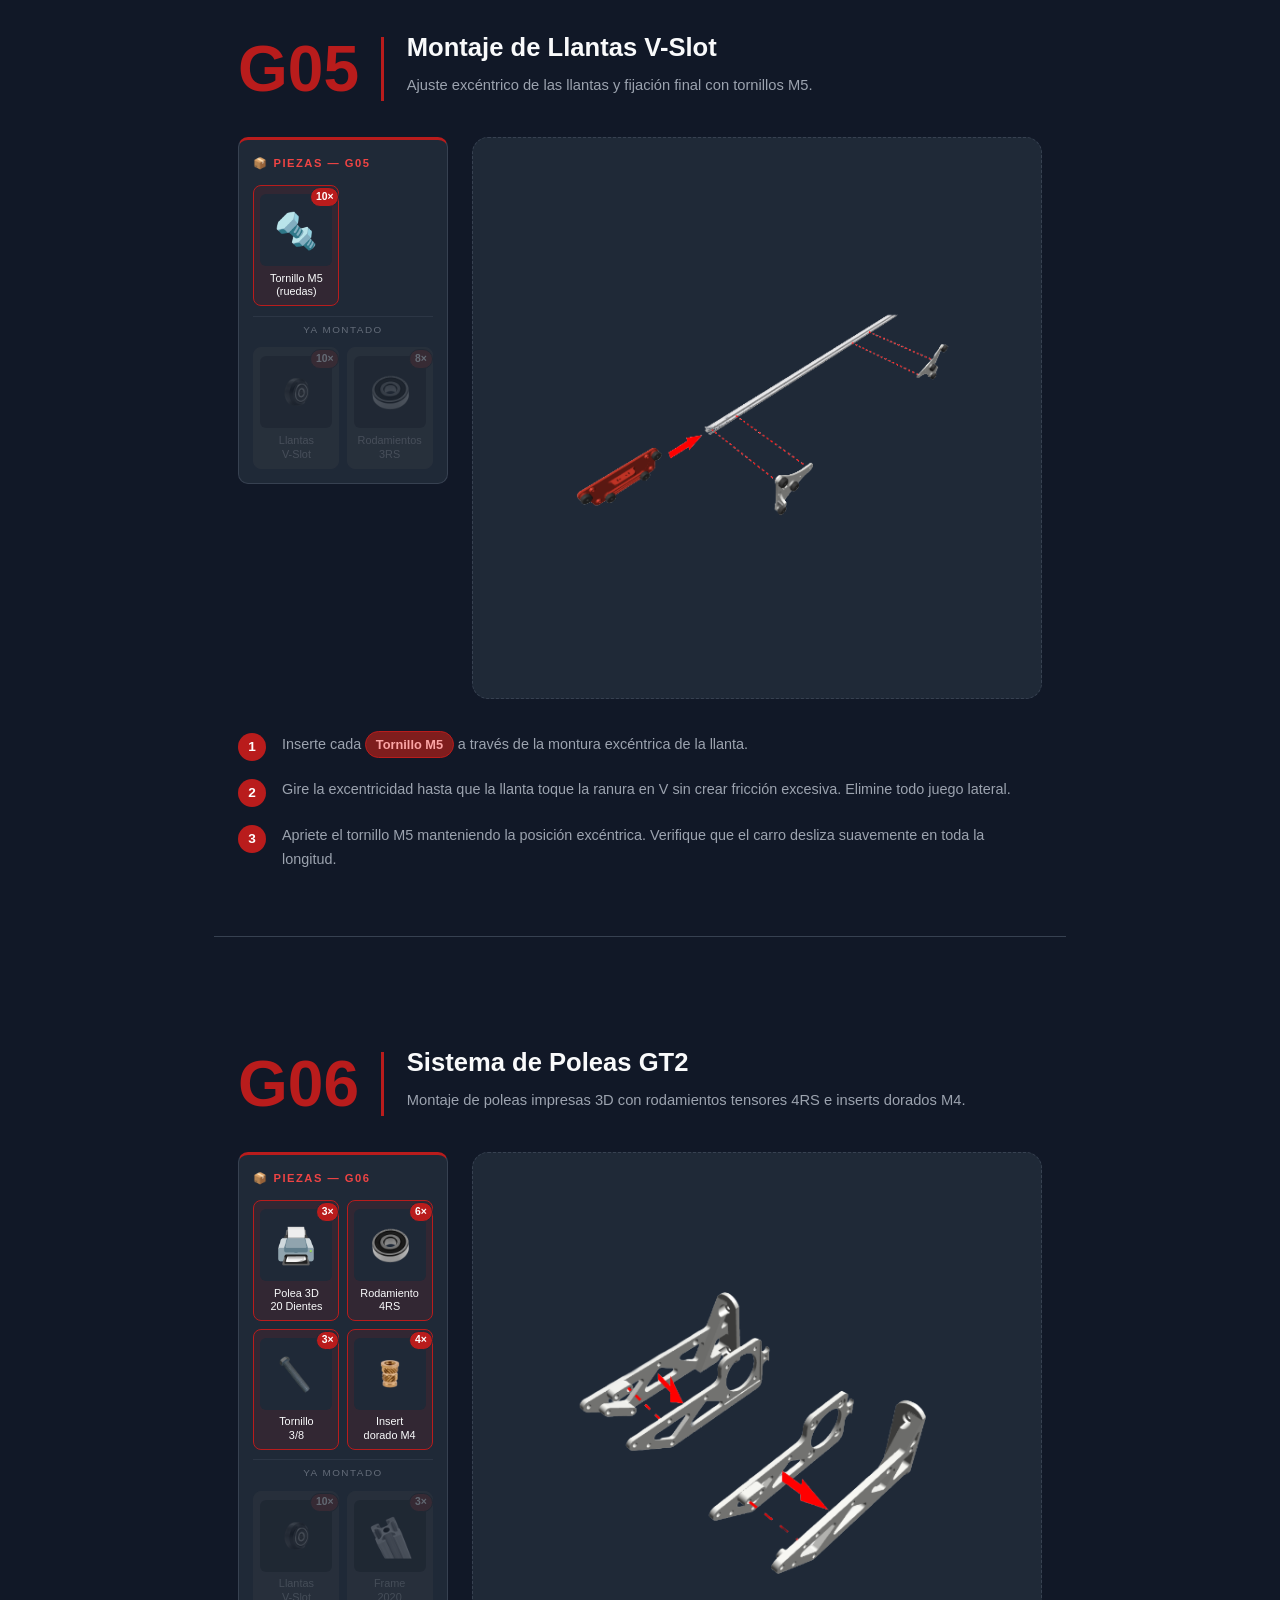
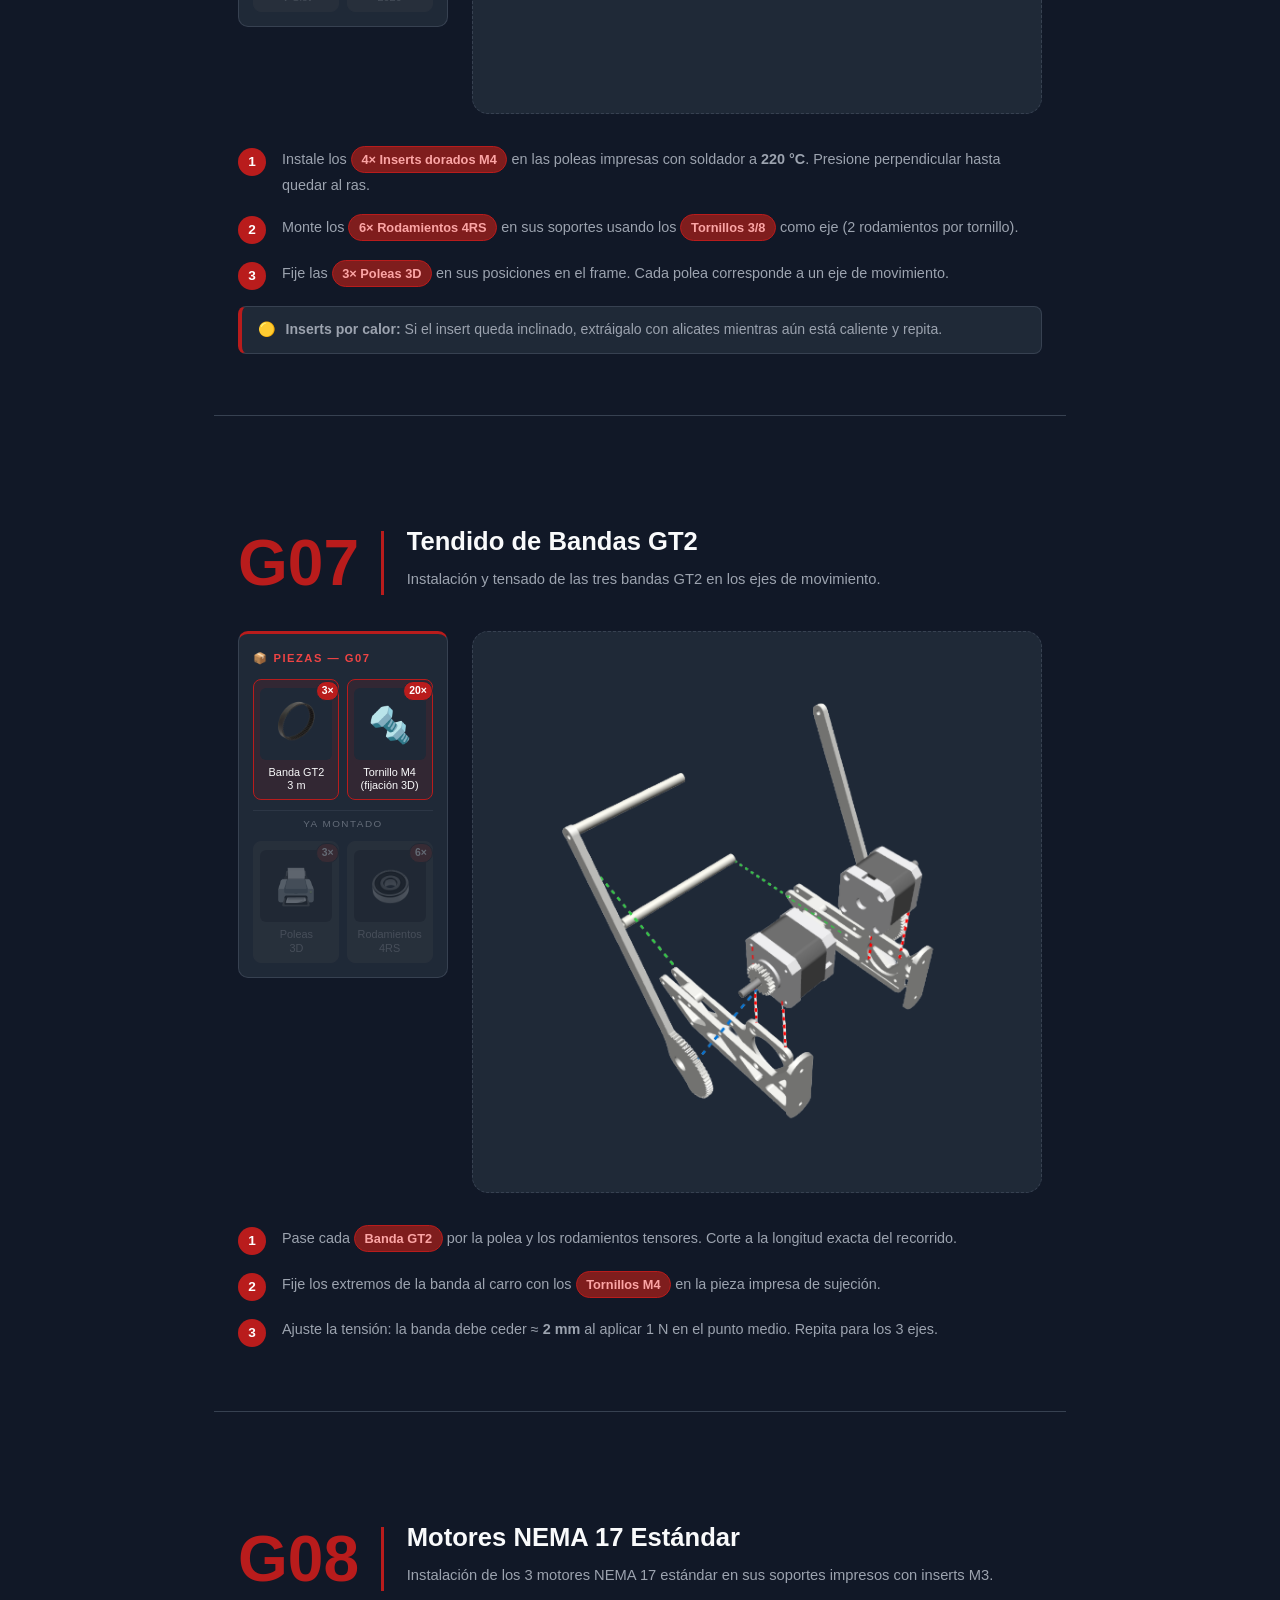
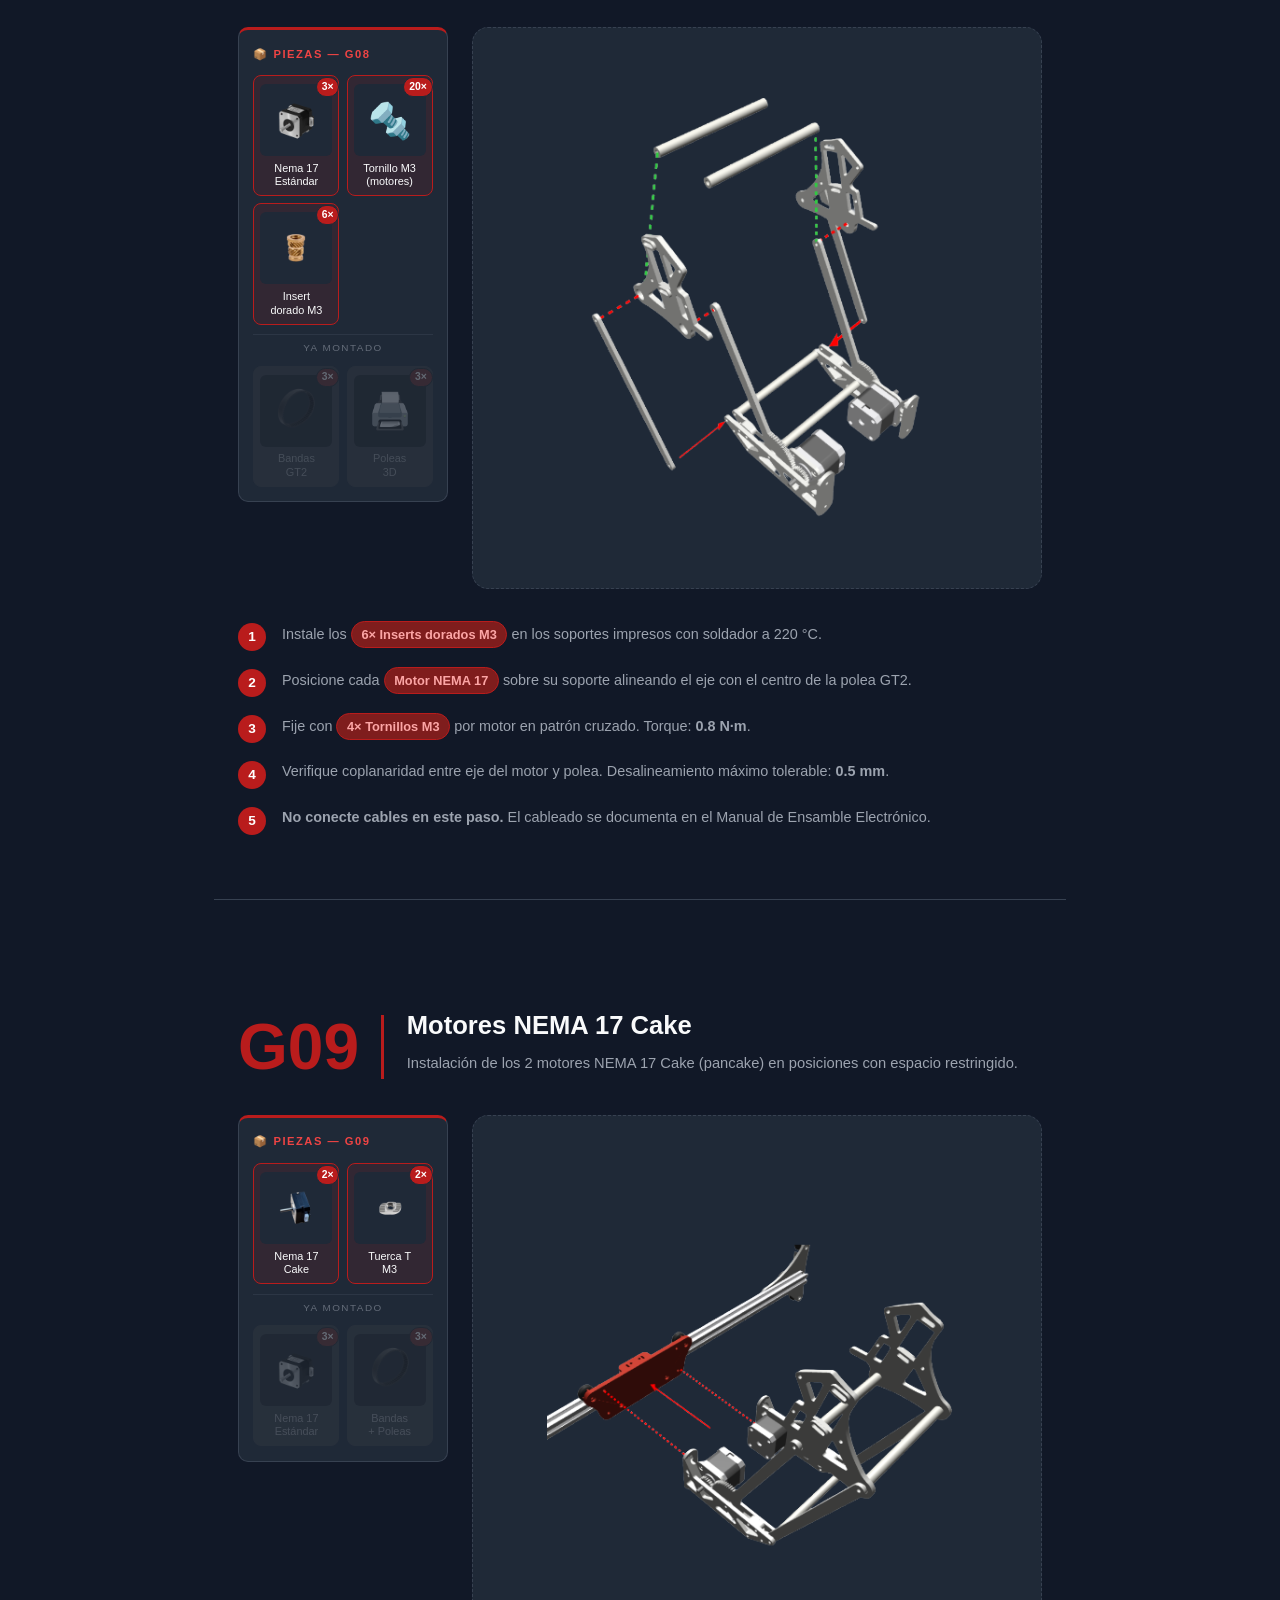
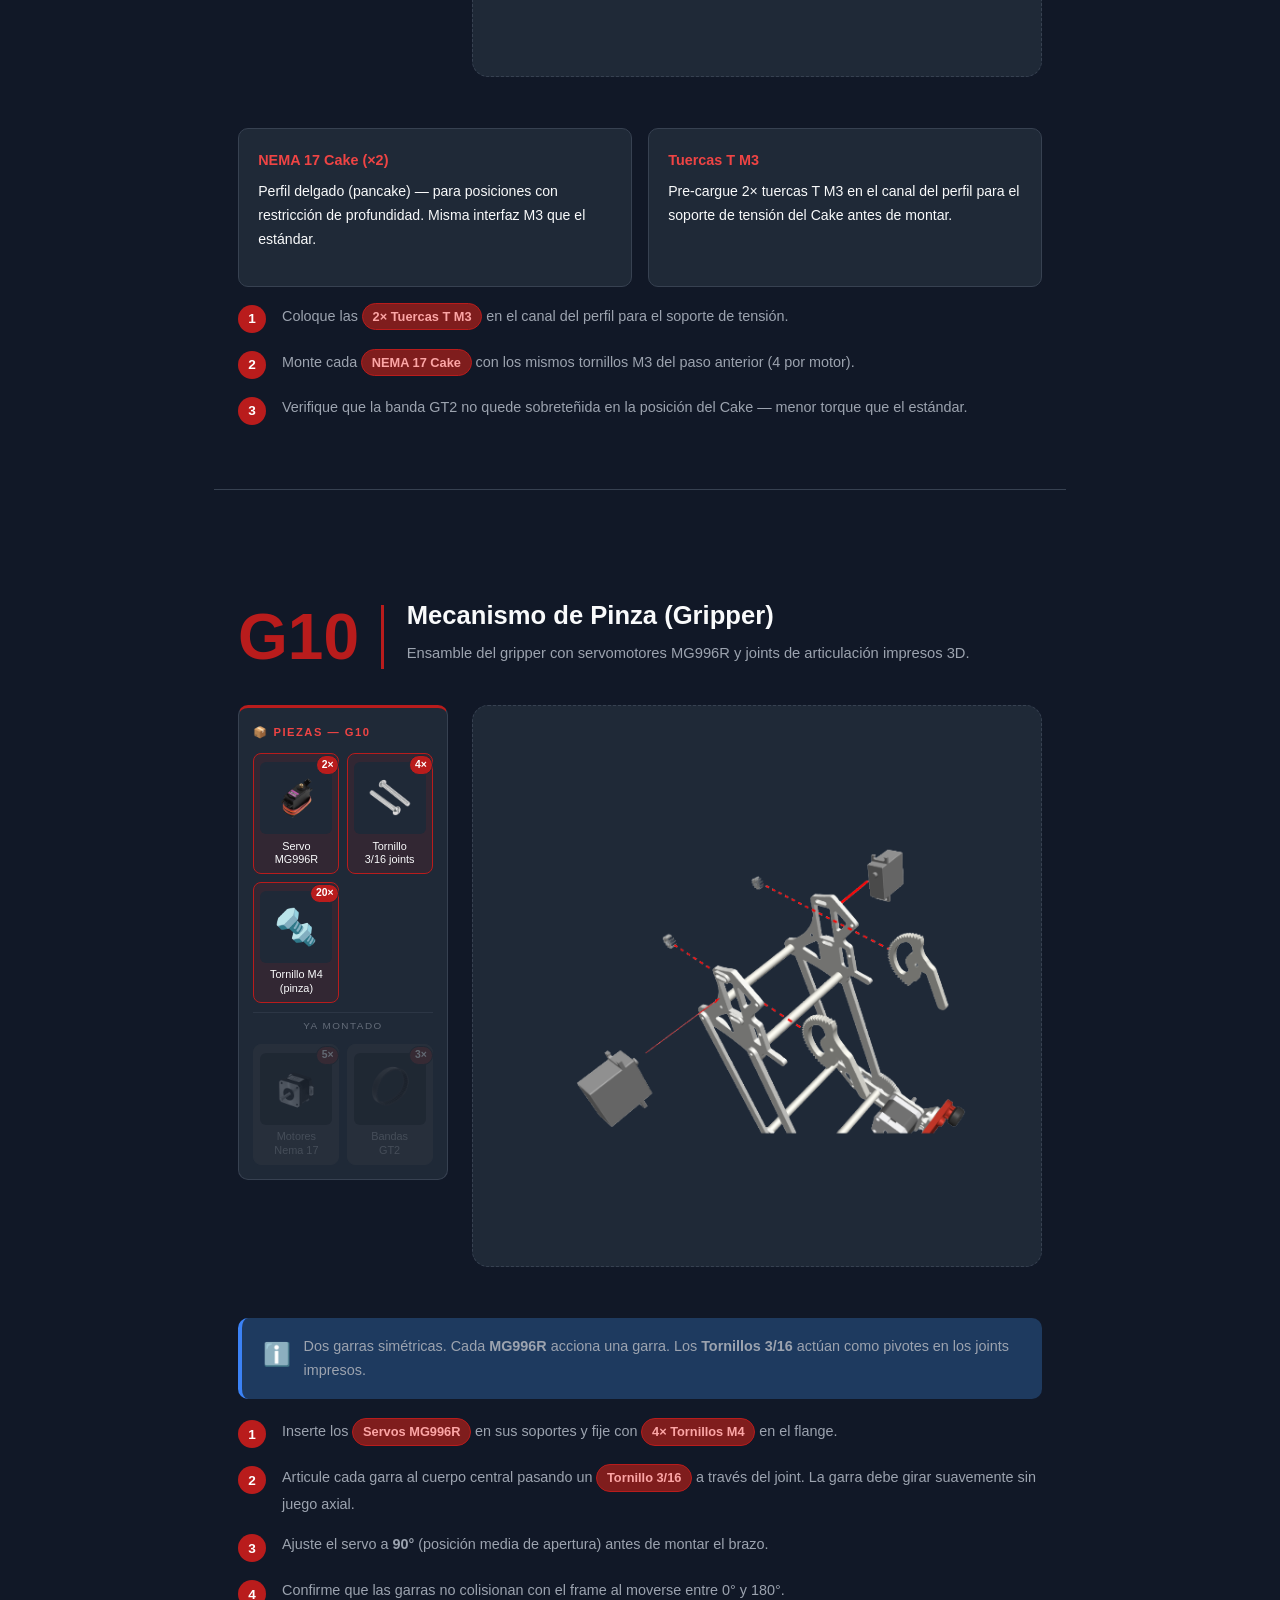
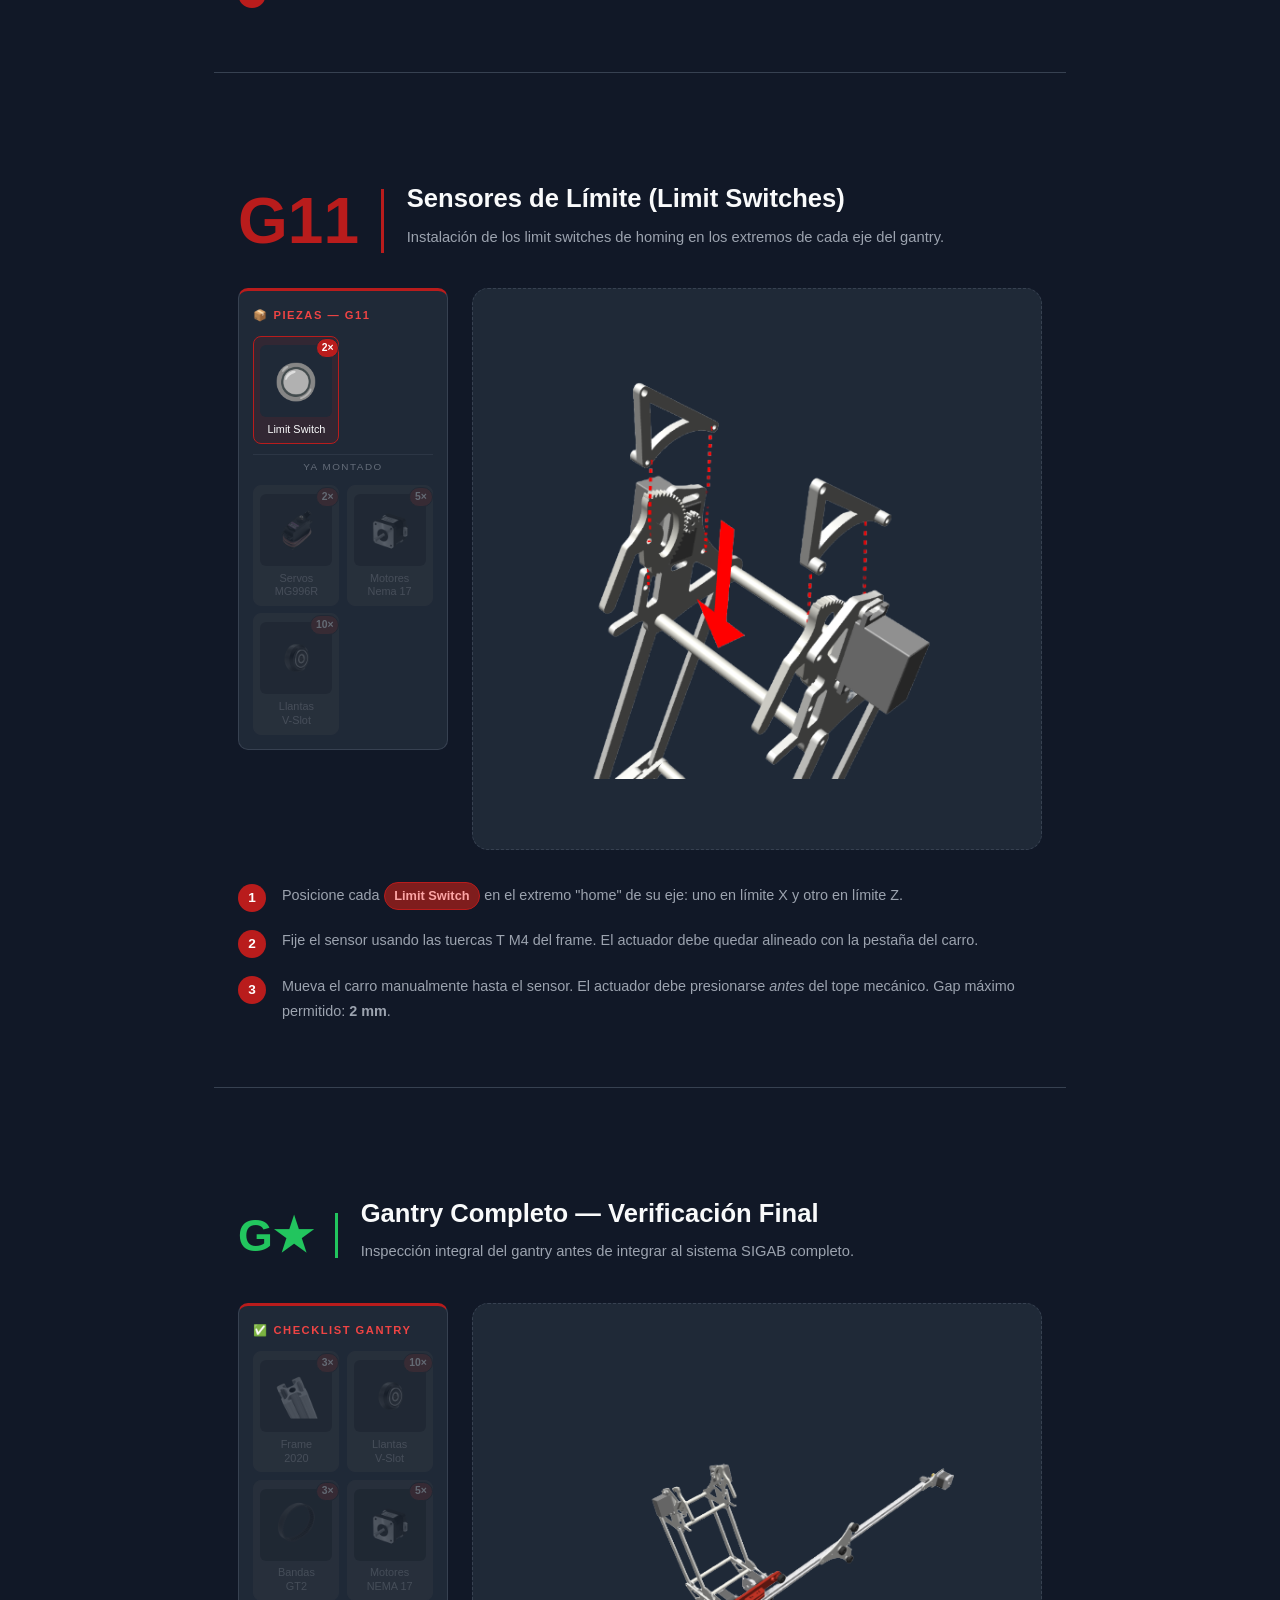
<file: manual_ensamble.html>
<!DOCTYPE html>
<html lang="es">
<head>
  <meta charset="UTF-8" />
  <meta name="viewport" content="width=device-width, initial-scale=1.0" />
  <title>Manual de Ensamble Mecánico — SIGAB DSI</title>
  <link rel="stylesheet" href="manual_usuario.css" />
</head>
<body>

<!-- ══════════════════════════════════════════════
     PORTADA
═══════════════════════════════════════════════ -->
<div class="portada">
  <div class="logo-circle">
    <span>DSI</span>
  </div>
  <h1>SIGAB</h1>
  <p class="subtitulo">Sistema de Gestión y Almacenaje de Bines</p>
  <div class="linea"></div>
  <p style="color:#d1d5db; max-width:520px; font-size:1rem;">
    Manual de Ensamble Mecánico — Guía paso a paso para el montaje
    del robot de almacén automatizado.
  </p>
  <p class="version">Versión 2.0 &nbsp;·&nbsp; Abril 2026</p>
</div>

<div class="contenedor">

  <!-- ══════════════════════════════════════════════
       AVISO DE SEGURIDAD
  ═══════════════════════════════════════════════ -->
  <div class="caja caja-error" style="margin-bottom:2rem; margin-top:2rem;">
    <span class="icono">⚠️</span>
    <div>
      <strong>Antes de comenzar:</strong> Lea completamente cada paso antes de ejecutarlo.
      Aplique torque con llave calibrada. Los insertos dorados requieren soldador a temperatura
      controlada (220 °C). Verifique la escuadra (90°) en el frame antes de apretar
      definitivamente cualquier tornillo.
    </div>
  </div>

  <!-- ══════════════════════════════════════════════
       ÍNDICE
  ═══════════════════════════════════════════════ -->
  <div class="indice">
    <h2>Secuencia de Ensamble</h2>

    <h3 style="color:var(--rojo-claro); font-size:0.95rem; margin:0.9rem 0 0.5rem; letter-spacing:0.5px;">
      Sección 1 — Ensamblaje del Gantry
    </h3>
    <ol>
      <li><a href="#gantry-01">G01 — Inicio del Frame Base</a></li>
      <li><a href="#gantry-02">G02 — Extensión del Frame Lateral</a></li>
      <li><a href="#gantry-03">G03 — Cierre del Chasis</a></li>
      <li><a href="#gantry-04">G04 — Carros y Guías Lineales</a></li>
      <li><a href="#gantry-05">G05 — Montaje de Llantas V-Slot</a></li>
      <li><a href="#gantry-06">G06 — Sistema de Poleas GT2</a></li>
      <li><a href="#gantry-07">G07 — Tendido de Bandas GT2</a></li>
      <li><a href="#gantry-08">G08 — Motores NEMA 17 Estándar</a></li>
      <li><a href="#gantry-09">G09 — Motores NEMA 17 Cake</a></li>
      <li><a href="#gantry-10">G10 — Mecanismo de Pinza (Gripper)</a></li>
      <li><a href="#gantry-11">G11 — Sensores de Límite</a></li>
      <li><a href="#gantry-finale">G★ — Gantry Completo — Verificación</a></li>
    </ol>

    <h3 style="color:var(--rojo-claro); font-size:0.95rem; margin:1.3rem 0 0.5rem; letter-spacing:0.5px;">
      Sección 2 — Ensamblaje General
    </h3>
    <ol start="13">
      <li><a href="#full-01">A01 — Integración del Gantry al Sistema</a></li>
      <li><a href="#full-02">A02 — Montaje de Componentes Externos</a></li>
      <li><a href="#full-03">A03 — Fijación de Subconjuntos</a></li>
      <li><a href="#full-04">A04 — Ajuste y Verificación de Conjuntos</a></li>
      <li><a href="#full-finale">A★ — Ensamble Completo SIGAB</a></li>
    </ol>
  </div>

  <!-- ══════════════════════════════════════════════
       BOM GENERAL
  ═══════════════════════════════════════════════ -->
  <section style="margin-bottom:3rem;">
    <h2 class="seccion-titulo">
      <span class="num" style="width:auto; padding:0 0.8rem; border-radius:8px;">BOM</span>
      Lista Completa de Materiales
    </h2>

    <div class="bom-general">

      <!-- ── Frame ── -->
      <a href="#gantry-01" class="bom-general-card">
        <div class="bom-general-img">
          <img src="imgs/perfil2020.png" alt="Perfil 2020">
          <span class="bom-general-qty">1×</span>
        </div>
        <span class="bom-general-name">Perfil 2020<br>1.45 m</span>
        <span class="bom-general-step">G01</span>
      </a>

      <a href="#gantry-01" class="bom-general-card">
        <div class="bom-general-img">
          <img src="imgs/perfil2020.png" alt="Perfil 2020">
          <span class="bom-general-qty">2×</span>
        </div>
        <span class="bom-general-name">Perfil 2020<br>1.50 m</span>
        <span class="bom-general-step">G01</span>
      </a>

      <a href="#gantry-01" class="bom-general-card">
        <div class="bom-general-img">
          <img src="imgs/T_Nut.png" alt="Tuerca T M4">
          <span class="bom-general-qty">14×</span>
        </div>
        <span class="bom-general-name">Tuerca M4<br>Tipo T</span>
        <span class="bom-general-step">G01</span>
      </a>

      <a href="#gantry-02" class="bom-general-card">
        <div class="bom-general-img">
          <img src="imgs/Nut.png" alt="Tuerca M4">
          <span class="bom-general-qty">12×</span>
        </div>
        <span class="bom-general-name">Tuerca M4</span>
        <span class="bom-general-step">G02</span>
      </a>

      <!-- ── Guías lineales ── -->
      <a href="#gantry-04" class="bom-general-card">
        <div class="bom-general-img">
          <img src="imgs/vslot_wheel.png" alt="Llanta V-Slot">
          <span class="bom-general-qty">10×</span>
        </div>
        <span class="bom-general-name">Llanta V-Slot</span>
        <span class="bom-general-step">G04</span>
      </a>

      <a href="#gantry-04" class="bom-general-card">
        <div class="bom-general-img">
          <img src="imgs/bearing.png" alt="Rodamiento 3RS">
          <span class="bom-general-qty">8×</span>
        </div>
        <span class="bom-general-name">Rodamiento<br>3RS</span>
        <span class="bom-general-step">G04</span>
      </a>

      <a href="#gantry-05" class="bom-general-card">
        <div class="bom-general-img">
          <span class="bom-emoji">🔩</span>
          <span class="bom-general-qty">10×</span>
        </div>
        <span class="bom-general-name">Tornillo M5<br>(ruedas)</span>
        <span class="bom-general-step">G05</span>
      </a>

      <!-- ── Transmisión ── -->
      <a href="#gantry-06" class="bom-general-card">
        <div class="bom-general-img">
          <span class="bom-emoji">🖨️</span>
          <span class="bom-general-qty">3×</span>
        </div>
        <span class="bom-general-name">Polea 3D<br>20 Dientes</span>
        <span class="bom-general-step">G06</span>
      </a>

      <a href="#gantry-06" class="bom-general-card">
        <div class="bom-general-img">
          <img src="imgs/bearing.png" alt="Rodamiento 4RS">
          <span class="bom-general-qty">6×</span>
        </div>
        <span class="bom-general-name">Rodamiento<br>4RS</span>
        <span class="bom-general-step">G06</span>
      </a>

      <a href="#gantry-06" class="bom-general-card">
        <div class="bom-general-img">
          <img src="imgs/threeeigth_bolt.png" alt="Tornillo 3/8">
          <span class="bom-general-qty">3×</span>
        </div>
        <span class="bom-general-name">Tornillo 3/8<br>(4RS)</span>
        <span class="bom-general-step">G06</span>
      </a>

      <a href="#gantry-06" class="bom-general-card">
        <div class="bom-general-img">
          <img src="imgs/Inserts.png" alt="Insert M4">
          <span class="bom-general-qty">4×</span>
        </div>
        <span class="bom-general-name">Inserto<br>dorado M4</span>
        <span class="bom-general-step">G06</span>
      </a>

      <a href="#gantry-07" class="bom-general-card">
        <div class="bom-general-img">
          <img src="imgs/gt2Belt.png" alt="Banda GT2">
          <span class="bom-general-qty">3×</span>
        </div>
        <span class="bom-general-name">Banda GT2<br>3 m</span>
        <span class="bom-general-step">G07</span>
      </a>

      <a href="#gantry-07" class="bom-general-card">
        <div class="bom-general-img">
          <span class="bom-emoji">🔩</span>
          <span class="bom-general-qty">20×</span>
        </div>
        <span class="bom-general-name">Tornillo M4<br>(3D)</span>
        <span class="bom-general-step">G07</span>
      </a>

      <!-- ── Motores ── -->
      <a href="#gantry-08" class="bom-general-card">
        <div class="bom-general-img">
          <img src="imgs/nema17.png" alt="Nema 17">
          <span class="bom-general-qty">3×</span>
        </div>
        <span class="bom-general-name">Nema 17<br>Estándar</span>
        <span class="bom-general-step">G08</span>
      </a>

      <a href="#gantry-08" class="bom-general-card">
        <div class="bom-general-img">
          <span class="bom-emoji">🔩</span>
          <span class="bom-general-qty">20×</span>
        </div>
        <span class="bom-general-name">Tornillo M3<br>(motores)</span>
        <span class="bom-general-step">G08</span>
      </a>

      <a href="#gantry-08" class="bom-general-card">
        <div class="bom-general-img">
          <img src="imgs/Inserts.png" alt="Insert M3">
          <span class="bom-general-qty">6×</span>
        </div>
        <span class="bom-general-name">Inserto<br>dorado M3</span>
        <span class="bom-general-step">G08</span>
      </a>

      <a href="#gantry-09" class="bom-general-card">
        <div class="bom-general-img">
          <img src="imgs/nema17p.png" alt="Nema 17 Cake">
          <span class="bom-general-qty">2×</span>
        </div>
        <span class="bom-general-name">Nema 17<br>Cake</span>
        <span class="bom-general-step">G09</span>
      </a>

      <a href="#gantry-09" class="bom-general-card">
        <div class="bom-general-img">
          <img src="imgs/T_Nut.png" alt="Tuerca T M3">
          <span class="bom-general-qty">2×</span>
        </div>
        <span class="bom-general-name">Tuerca T M3</span>
        <span class="bom-general-step">G09</span>
      </a>

      <!-- ── Gripper ── -->
      <a href="#gantry-10" class="bom-general-card">
        <div class="bom-general-img">
          <img src="imgs/mg996r.png" alt="MG996R">
          <span class="bom-general-qty">2×</span>
        </div>
        <span class="bom-general-name">Servo<br>MG996R</span>
        <span class="bom-general-step">G10</span>
      </a>

      <a href="#gantry-10" class="bom-general-card">
        <div class="bom-general-img">
          <img src="imgs/threesix_bolt.png" alt="Tornillo 3/16">
          <span class="bom-general-qty">4×</span>
        </div>
        <span class="bom-general-name">Tornillo 3/16<br>(joints)</span>
        <span class="bom-general-step">G10</span>
      </a>

      <a href="#gantry-10" class="bom-general-card">
        <div class="bom-general-img">
          <span class="bom-emoji">🔩</span>
          <span class="bom-general-qty">20×</span>
        </div>
        <span class="bom-general-name">Tornillo M4<br>(pinza 3D)</span>
        <span class="bom-general-step">G10</span>
      </a>

      <!-- ── Sensores ── -->
      <a href="#gantry-11" class="bom-general-card">
        <div class="bom-general-img">
          <span class="bom-emoji">🔘</span>
          <span class="bom-general-qty">2×</span>
        </div>
        <span class="bom-general-name">Limit Switch</span>
        <span class="bom-general-step">G11</span>
      </a>

    </div>
  </section>

  <div class="divider"></div>

  <!-- ══════════════════════════════════════════════
       MACRO SECCIÓN 1: ENSAMBLAJE DEL GANTRY
  ═══════════════════════════════════════════════ -->
  <div class="macro-seccion-header" id="seccion-gantry">
    <div class="macro-seccion-num">01</div>
    <div>
      <h2 class="macro-seccion-titulo">Ensamblaje del Gantry</h2>
      <p class="macro-seccion-sub">12 pasos · Estructura 2020, guías lineales, transmisión GT2, motores y gripper</p>
    </div>
  </div>

  <!-- ══════════════════════════════════════════
       G01 — Inicio del Frame Base
  ══════════════════════════════════════════════ -->
  <section class="paso-ensamble" id="gantry-01">
    <div class="paso-header">
      <span class="paso-numero">G01</span>
      <div>
        <h2 class="paso-titulo">Inicio del Frame Base</h2>
        <p class="paso-subtitulo">Ensamble inicial de los perfiles 2020 con tuercas T pre-cargadas en las ranuras.</p>
      </div>
    </div>

    <div class="paso-body">
      <aside class="bom">
        <div class="bom-titulo">📦 Piezas — G01</div>
        <div class="bom-grid">
          <div class="bom-card activo">
            <div class="bom-card-img">
              <img src="imgs/perfil2020.png" alt="Perfil 2020 1.45m">
              <span class="bom-card-qty">1×</span>
            </div>
            <span class="bom-card-name">Perfil 2020<br>1.45 m</span>
          </div>
          <div class="bom-card activo">
            <div class="bom-card-img">
              <img src="imgs/perfil2020.png" alt="Perfil 2020 1.50m">
              <span class="bom-card-qty">2×</span>
            </div>
            <span class="bom-card-name">Perfil 2020<br>1.50 m</span>
          </div>
          <div class="bom-card activo">
            <div class="bom-card-img">
              <img src="imgs/T_Nut.png" alt="Tuerca T M4">
              <span class="bom-card-qty">14×</span>
            </div>
            <span class="bom-card-name">Tuerca T<br>M4</span>
          </div>
        </div>
      </aside>

      <div class="imagen-paso">
        <img src="imgs/Gantry_Steps/First_Step.png" alt="G01 — Inicio del frame base">
      </div>
    </div>

    <div class="paso-notas">
      <ol class="pasos">
        <li><div>Inserte las <span class="highlight-tag">14× Tuercas T M4</span> en las ranuras de los perfiles <em>antes</em> de unirlos. Una vez ensamblados no podrá agregarlas sin desmontar.</div></li>
        <li><div>Alinee los tres perfiles formando el chasis base: 1× perfil de 1.45 m (horizontal) flanqueado por 2× perfiles de 1.50 m (laterales).</div></li>
        <li><div>Verifique que las tuercas T queden distribuidas uniformemente para los pasos de fijación posteriores.</div></li>
      </ol>
    </div>
  </section>

  <!-- ══════════════════════════════════════════
       G02 — Extensión del Frame Lateral
  ══════════════════════════════════════════════ -->
  <section class="paso-ensamble" id="gantry-02">
    <div class="paso-header">
      <span class="paso-numero">G02</span>
      <div>
        <h2 class="paso-titulo">Extensión del Frame Lateral</h2>
        <p class="paso-subtitulo">Incorporación de perfiles adicionales y fijación inicial con tuercas M4 estándar.</p>
      </div>
    </div>

    <div class="paso-body">
      <aside class="bom">
        <div class="bom-titulo">📦 Piezas — G02</div>
        <div class="bom-grid">
          <div class="bom-card activo">
            <div class="bom-card-img">
              <img src="imgs/Nut.png" alt="Tuerca M4">
              <span class="bom-card-qty">12×</span>
            </div>
            <span class="bom-card-name">Tuerca M4</span>
          </div>
          <div class="bom-separator">Ya montado</div>
          <div class="bom-card ghost">
            <div class="bom-card-img">
              <img src="imgs/perfil2020.png" alt="Perfiles">
              <span class="bom-card-qty">3×</span>
            </div>
            <span class="bom-card-name">Perfiles<br>2020</span>
          </div>
          <div class="bom-card ghost">
            <div class="bom-card-img">
              <img src="imgs/T_Nut.png" alt="Tuerca T">
              <span class="bom-card-qty">14×</span>
            </div>
            <span class="bom-card-name">Tuercas T<br>M4</span>
          </div>
        </div>
      </aside>

      <div class="imagen-paso">
        <img src="imgs/Gantry_Steps/Second_Step.png" alt="G02 — Extensión del frame lateral">
      </div>
    </div>

    <div class="paso-notas">
      <ol class="pasos">
        <li><div>Fije los perfiles usando las <span class="highlight-tag">12× Tuercas M4</span> en las uniones de esquina. No apriete definitivamente aún.</div></li>
        <li><div>Verifique ángulo de <strong>90°</strong> en cada esquina con escuadra metálica antes de apretar. Torque final: <strong>1.5 N·m</strong>.</div></li>
        <li><div>La escuadra del frame es crítica: un error aquí se propaga a todos los ejes de movimiento.</div></li>
      </ol>
    </div>
  </section>

  <!-- ══════════════════════════════════════════
       G03 — Cierre del Chasis
  ══════════════════════════════════════════════ -->
  <section class="paso-ensamble" id="gantry-03">
    <div class="paso-header">
      <span class="paso-numero">G03</span>
      <div>
        <h2 class="paso-titulo">Cierre del Chasis</h2>
        <p class="paso-subtitulo">Completar el chasis, nivelar el frame y realizar apriete definitivo de todas las uniones.</p>
      </div>
    </div>

    <div class="paso-body">
      <aside class="bom">
        <div class="bom-titulo">📦 Piezas — G03</div>
        <div class="bom-grid">
          <div class="bom-separator">Ya montado</div>
          <div class="bom-card ghost">
            <div class="bom-card-img">
              <img src="imgs/perfil2020.png" alt="Perfiles">
              <span class="bom-card-qty">3×</span>
            </div>
            <span class="bom-card-name">Perfiles<br>2020</span>
          </div>
          <div class="bom-card ghost">
            <div class="bom-card-img">
              <img src="imgs/T_Nut.png" alt="Tuerca T">
              <span class="bom-card-qty">14×</span>
            </div>
            <span class="bom-card-name">Tuercas T<br>M4</span>
          </div>
          <div class="bom-card ghost">
            <div class="bom-card-img">
              <img src="imgs/Nut.png" alt="Tuerca M4">
              <span class="bom-card-qty">12×</span>
            </div>
            <span class="bom-card-name">Tuercas<br>M4</span>
          </div>
        </div>
      </aside>

      <div class="imagen-paso">
        <img src="imgs/Gantry_Steps/Third_Step.png" alt="G03 — Cierre del chasis">
      </div>
    </div>

    <div class="paso-notas">
      <ol class="pasos">
        <li><div>Apriete definitivamente todos los tornillos del frame con torque <strong>1.5 N·m</strong>.</div></li>
        <li><div>Compruebe que el frame no tiene torsión: apóyelo sobre superficie plana y verifique que no balancea en ningún vértice.</div></li>
        <li><div>El frame está listo para recibir los carros de rodamiento. No lo mueva bruscamente a partir de este punto.</div></li>
      </ol>
    </div>
  </section>

  <!-- ══════════════════════════════════════════
       G04 — Carros y Guías Lineales
  ══════════════════════════════════════════════ -->
  <section class="paso-ensamble" id="gantry-04">
    <div class="paso-header">
      <span class="paso-numero">G04</span>
      <div>
        <h2 class="paso-titulo">Carros y Guías Lineales</h2>
        <p class="paso-subtitulo">Instalación de llantas V-Slot con rodamientos 3RS pre-montados sobre los perfiles del frame.</p>
      </div>
    </div>

    <div class="paso-body">
      <aside class="bom">
        <div class="bom-titulo">📦 Piezas — G04</div>
        <div class="bom-grid">
          <div class="bom-card activo">
            <div class="bom-card-img">
              <img src="imgs/vslot_wheel.png" alt="Llanta V-Slot">
              <span class="bom-card-qty">10×</span>
            </div>
            <span class="bom-card-name">Llanta<br>V-Slot</span>
          </div>
          <div class="bom-card activo">
            <div class="bom-card-img">
              <img src="imgs/bearing.png" alt="Rodamiento 3RS">
              <span class="bom-card-qty">8×</span>
            </div>
            <span class="bom-card-name">Rodamiento<br>3RS</span>
          </div>
          <div class="bom-separator">Ya montado</div>
          <div class="bom-card ghost">
            <div class="bom-card-img">
              <img src="imgs/perfil2020.png" alt="Frame">
              <span class="bom-card-qty">3×</span>
            </div>
            <span class="bom-card-name">Frame<br>2020</span>
          </div>
        </div>
      </aside>

      <div class="imagen-paso">
        <img src="imgs/Gantry_Steps/Fourth_Step.png" alt="G04 — Carros y guías lineales">
      </div>
    </div>

    <div class="paso-notas">
      <ol class="pasos">
        <li><div>Presione un <span class="highlight-tag">Rodamiento 3RS</span> en el interior de cada <span class="highlight-tag">Llanta V-Slot</span> hasta quedar al ras. Use un punzón — nunca golpee sobre la pista del rodamiento.</div></li>
        <li><div>Coloque las llantas en la ranura en V del perfil correspondiente. Distribución: 4 en eje X, 3 por sección en eje Z.</div></li>
        <li><div>No apriete los tornillos todavía; el ajuste excéntrico se realiza en el siguiente paso.</div></li>
      </ol>
      <div class="alerta-ensamble">
        <span>⚠️</span>
        <div>Los rodamientos 3RS deben girar libremente tras el montaje. Si hay rugosidad, revise la alineación.</div>
      </div>
    </div>
  </section>

  <!-- ══════════════════════════════════════════
       G05 — Montaje de Llantas V-Slot
  ══════════════════════════════════════════════ -->
  <section class="paso-ensamble" id="gantry-05">
    <div class="paso-header">
      <span class="paso-numero">G05</span>
      <div>
        <h2 class="paso-titulo">Montaje de Llantas V-Slot</h2>
        <p class="paso-subtitulo">Ajuste excéntrico de las llantas y fijación final con tornillos M5.</p>
      </div>
    </div>

    <div class="paso-body">
      <aside class="bom">
        <div class="bom-titulo">📦 Piezas — G05</div>
        <div class="bom-grid">
          <div class="bom-card activo">
            <div class="bom-card-img">
              <span class="bom-emoji">🔩</span>
              <span class="bom-card-qty">10×</span>
            </div>
            <span class="bom-card-name">Tornillo M5<br>(ruedas)</span>
          </div>
          <div class="bom-separator">Ya montado</div>
          <div class="bom-card ghost">
            <div class="bom-card-img">
              <img src="imgs/vslot_wheel.png" alt="Llanta">
              <span class="bom-card-qty">10×</span>
            </div>
            <span class="bom-card-name">Llantas<br>V-Slot</span>
          </div>
          <div class="bom-card ghost">
            <div class="bom-card-img">
              <img src="imgs/bearing.png" alt="Rodamiento 3RS">
              <span class="bom-card-qty">8×</span>
            </div>
            <span class="bom-card-name">Rodamientos<br>3RS</span>
          </div>
        </div>
      </aside>

      <div class="imagen-paso">
        <img src="imgs/Gantry_Steps/Fifth_Step.png" alt="G05 — Fijación llantas V-Slot">
      </div>
    </div>

    <div class="paso-notas">
      <ol class="pasos">
        <li><div>Inserte cada <span class="highlight-tag">Tornillo M5</span> a través de la montura excéntrica de la llanta.</div></li>
        <li><div>Gire la excentricidad hasta que la llanta toque la ranura en V sin crear fricción excesiva. Elimine todo juego lateral.</div></li>
        <li><div>Apriete el tornillo M5 manteniendo la posición excéntrica. Verifique que el carro desliza suavemente en toda la longitud.</div></li>
      </ol>
    </div>
  </section>

  <!-- ══════════════════════════════════════════
       G06 — Sistema de Poleas GT2
  ══════════════════════════════════════════════ -->
  <section class="paso-ensamble" id="gantry-06">
    <div class="paso-header">
      <span class="paso-numero">G06</span>
      <div>
        <h2 class="paso-titulo">Sistema de Poleas GT2</h2>
        <p class="paso-subtitulo">Montaje de poleas impresas 3D con rodamientos tensores 4RS e inserts dorados M4.</p>
      </div>
    </div>

    <div class="paso-body">
      <aside class="bom">
        <div class="bom-titulo">📦 Piezas — G06</div>
        <div class="bom-grid">
          <div class="bom-card activo">
            <div class="bom-card-img">
              <span class="bom-emoji">🖨️</span>
              <span class="bom-card-qty">3×</span>
            </div>
            <span class="bom-card-name">Polea 3D<br>20 Dientes</span>
          </div>
          <div class="bom-card activo">
            <div class="bom-card-img">
              <img src="imgs/bearing.png" alt="Rodamiento 4RS">
              <span class="bom-card-qty">6×</span>
            </div>
            <span class="bom-card-name">Rodamiento<br>4RS</span>
          </div>
          <div class="bom-card activo">
            <div class="bom-card-img">
              <img src="imgs/threeeigth_bolt.png" alt="Tornillo 3/8">
              <span class="bom-card-qty">3×</span>
            </div>
            <span class="bom-card-name">Tornillo<br>3/8</span>
          </div>
          <div class="bom-card activo">
            <div class="bom-card-img">
              <img src="imgs/Inserts.png" alt="Insert M4">
              <span class="bom-card-qty">4×</span>
            </div>
            <span class="bom-card-name">Insert<br>dorado M4</span>
          </div>
          <div class="bom-separator">Ya montado</div>
          <div class="bom-card ghost">
            <div class="bom-card-img">
              <img src="imgs/vslot_wheel.png" alt="Llantas">
              <span class="bom-card-qty">10×</span>
            </div>
            <span class="bom-card-name">Llantas<br>V-Slot</span>
          </div>
          <div class="bom-card ghost">
            <div class="bom-card-img">
              <img src="imgs/perfil2020.png" alt="Frame">
              <span class="bom-card-qty">3×</span>
            </div>
            <span class="bom-card-name">Frame<br>2020</span>
          </div>
        </div>
      </aside>

      <div class="imagen-paso">
        <img src="imgs/Gantry_Steps/Sixth_Step.png" alt="G06 — Sistema de poleas GT2">
      </div>
    </div>

    <div class="paso-notas">
      <ol class="pasos">
        <li><div>Instale los <span class="highlight-tag">4× Inserts dorados M4</span> en las poleas impresas con soldador a <strong>220 °C</strong>. Presione perpendicular hasta quedar al ras.</div></li>
        <li><div>Monte los <span class="highlight-tag">6× Rodamientos 4RS</span> en sus soportes usando los <span class="highlight-tag">Tornillos 3/8</span> como eje (2 rodamientos por tornillo).</div></li>
        <li><div>Fije las <span class="highlight-tag">3× Poleas 3D</span> en sus posiciones en el frame. Cada polea corresponde a un eje de movimiento.</div></li>
      </ol>
      <div class="alerta-ensamble">
        <span>🟡</span>
        <div><strong>Inserts por calor:</strong> Si el insert queda inclinado, extráigalo con alicates mientras aún está caliente y repita.</div>
      </div>
    </div>
  </section>

  <!-- ══════════════════════════════════════════
       G07 — Tendido de Bandas GT2
  ══════════════════════════════════════════════ -->
  <section class="paso-ensamble" id="gantry-07">
    <div class="paso-header">
      <span class="paso-numero">G07</span>
      <div>
        <h2 class="paso-titulo">Tendido de Bandas GT2</h2>
        <p class="paso-subtitulo">Instalación y tensado de las tres bandas GT2 en los ejes de movimiento.</p>
      </div>
    </div>

    <div class="paso-body">
      <aside class="bom">
        <div class="bom-titulo">📦 Piezas — G07</div>
        <div class="bom-grid">
          <div class="bom-card activo">
            <div class="bom-card-img">
              <img src="imgs/gt2Belt.png" alt="Banda GT2">
              <span class="bom-card-qty">3×</span>
            </div>
            <span class="bom-card-name">Banda GT2<br>3 m</span>
          </div>
          <div class="bom-card activo">
            <div class="bom-card-img">
              <span class="bom-emoji">🔩</span>
              <span class="bom-card-qty">20×</span>
            </div>
            <span class="bom-card-name">Tornillo M4<br>(fijación 3D)</span>
          </div>
          <div class="bom-separator">Ya montado</div>
          <div class="bom-card ghost">
            <div class="bom-card-img">
              <span class="bom-emoji">🖨️</span>
              <span class="bom-card-qty">3×</span>
            </div>
            <span class="bom-card-name">Poleas<br>3D</span>
          </div>
          <div class="bom-card ghost">
            <div class="bom-card-img">
              <img src="imgs/bearing.png" alt="Rodamientos 4RS">
              <span class="bom-card-qty">6×</span>
            </div>
            <span class="bom-card-name">Rodamientos<br>4RS</span>
          </div>
        </div>
      </aside>

      <div class="imagen-paso">
        <img src="imgs/Gantry_Steps/Seventh_Step.png" alt="G07 — Tendido de bandas GT2">
      </div>
    </div>

    <div class="paso-notas">
      <ol class="pasos">
        <li><div>Pase cada <span class="highlight-tag">Banda GT2</span> por la polea y los rodamientos tensores. Corte a la longitud exacta del recorrido.</div></li>
        <li><div>Fije los extremos de la banda al carro con los <span class="highlight-tag">Tornillos M4</span> en la pieza impresa de sujeción.</div></li>
        <li><div>Ajuste la tensión: la banda debe ceder ≈ <strong>2 mm</strong> al aplicar 1 N en el punto medio. Repita para los 3 ejes.</div></li>
      </ol>
    </div>
  </section>

  <!-- ══════════════════════════════════════════
       G08 — Motores NEMA 17 Estándar
  ══════════════════════════════════════════════ -->
  <section class="paso-ensamble" id="gantry-08">
    <div class="paso-header">
      <span class="paso-numero">G08</span>
      <div>
        <h2 class="paso-titulo">Motores NEMA 17 Estándar</h2>
        <p class="paso-subtitulo">Instalación de los 3 motores NEMA 17 estándar en sus soportes impresos con inserts M3.</p>
      </div>
    </div>

    <div class="paso-body">
      <aside class="bom">
        <div class="bom-titulo">📦 Piezas — G08</div>
        <div class="bom-grid">
          <div class="bom-card activo">
            <div class="bom-card-img">
              <img src="imgs/nema17.png" alt="Nema 17 Estándar">
              <span class="bom-card-qty">3×</span>
            </div>
            <span class="bom-card-name">Nema 17<br>Estándar</span>
          </div>
          <div class="bom-card activo">
            <div class="bom-card-img">
              <span class="bom-emoji">🔩</span>
              <span class="bom-card-qty">20×</span>
            </div>
            <span class="bom-card-name">Tornillo M3<br>(motores)</span>
          </div>
          <div class="bom-card activo">
            <div class="bom-card-img">
              <img src="imgs/Inserts.png" alt="Insert M3">
              <span class="bom-card-qty">6×</span>
            </div>
            <span class="bom-card-name">Insert<br>dorado M3</span>
          </div>
          <div class="bom-separator">Ya montado</div>
          <div class="bom-card ghost">
            <div class="bom-card-img">
              <img src="imgs/gt2Belt.png" alt="Bandas">
              <span class="bom-card-qty">3×</span>
            </div>
            <span class="bom-card-name">Bandas<br>GT2</span>
          </div>
          <div class="bom-card ghost">
            <div class="bom-card-img">
              <span class="bom-emoji">🖨️</span>
              <span class="bom-card-qty">3×</span>
            </div>
            <span class="bom-card-name">Poleas<br>3D</span>
          </div>
        </div>
      </aside>

      <div class="imagen-paso">
        <img src="imgs/Gantry_Steps/Eight_Step.png" alt="G08 — Motores NEMA 17 estándar">
      </div>
    </div>

    <div class="paso-notas">
      <ol class="pasos">
        <li><div>Instale los <span class="highlight-tag">6× Inserts dorados M3</span> en los soportes impresos con soldador a 220 °C.</div></li>
        <li><div>Posicione cada <span class="highlight-tag">Motor NEMA 17</span> sobre su soporte alineando el eje con el centro de la polea GT2.</div></li>
        <li><div>Fije con <span class="highlight-tag">4× Tornillos M3</span> por motor en patrón cruzado. Torque: <strong>0.8 N·m</strong>.</div></li>
        <li><div>Verifique coplanaridad entre eje del motor y polea. Desalineamiento máximo tolerable: <strong>0.5 mm</strong>.</div></li>
        <li><div><strong>No conecte cables en este paso.</strong> El cableado se documenta en el Manual de Ensamble Electrónico.</div></li>
      </ol>
    </div>
  </section>

  <!-- ══════════════════════════════════════════
       G09 — Motores NEMA 17 Cake
  ══════════════════════════════════════════════ -->
  <section class="paso-ensamble" id="gantry-09">
    <div class="paso-header">
      <span class="paso-numero">G09</span>
      <div>
        <h2 class="paso-titulo">Motores NEMA 17 Cake</h2>
        <p class="paso-subtitulo">Instalación de los 2 motores NEMA 17 Cake (pancake) en posiciones con espacio restringido.</p>
      </div>
    </div>

    <div class="paso-body">
      <aside class="bom">
        <div class="bom-titulo">📦 Piezas — G09</div>
        <div class="bom-grid">
          <div class="bom-card activo">
            <div class="bom-card-img">
              <img src="imgs/nema17p.png" alt="Nema 17 Cake">
              <span class="bom-card-qty">2×</span>
            </div>
            <span class="bom-card-name">Nema 17<br>Cake</span>
          </div>
          <div class="bom-card activo">
            <div class="bom-card-img">
              <img src="imgs/T_Nut.png" alt="Tuerca T M3">
              <span class="bom-card-qty">2×</span>
            </div>
            <span class="bom-card-name">Tuerca T<br>M3</span>
          </div>
          <div class="bom-separator">Ya montado</div>
          <div class="bom-card ghost">
            <div class="bom-card-img">
              <img src="imgs/nema17.png" alt="Nema 17 Estándar">
              <span class="bom-card-qty">3×</span>
            </div>
            <span class="bom-card-name">Nema 17<br>Estándar</span>
          </div>
          <div class="bom-card ghost">
            <div class="bom-card-img">
              <img src="imgs/gt2Belt.png" alt="Bandas">
              <span class="bom-card-qty">3×</span>
            </div>
            <span class="bom-card-name">Bandas<br>+ Poleas</span>
          </div>
        </div>
      </aside>

      <div class="imagen-paso">
        <img src="imgs/Gantry_Steps/Ninth_Step.png" alt="G09 — Motores NEMA 17 Cake">
      </div>
    </div>

    <div class="paso-notas">
      <div class="grid-2" style="margin-bottom:1rem;">
        <div class="card">
          <h4>NEMA 17 Cake (×2)</h4>
          <p style="font-size:0.88rem;">Perfil delgado (pancake) — para posiciones con restricción de profundidad. Misma interfaz M3 que el estándar.</p>
        </div>
        <div class="card">
          <h4>Tuercas T M3</h4>
          <p style="font-size:0.88rem;">Pre-cargue 2× tuercas T M3 en el canal del perfil para el soporte de tensión del Cake antes de montar.</p>
        </div>
      </div>
      <ol class="pasos">
        <li><div>Coloque las <span class="highlight-tag">2× Tuercas T M3</span> en el canal del perfil para el soporte de tensión.</div></li>
        <li><div>Monte cada <span class="highlight-tag">NEMA 17 Cake</span> con los mismos tornillos M3 del paso anterior (4 por motor).</div></li>
        <li><div>Verifique que la banda GT2 no quede sobreteñida en la posición del Cake — menor torque que el estándar.</div></li>
      </ol>
    </div>
  </section>

  <!-- ══════════════════════════════════════════
       G10 — Mecanismo de Pinza
  ══════════════════════════════════════════════ -->
  <section class="paso-ensamble" id="gantry-10">
    <div class="paso-header">
      <span class="paso-numero">G10</span>
      <div>
        <h2 class="paso-titulo">Mecanismo de Pinza (Gripper)</h2>
        <p class="paso-subtitulo">Ensamble del gripper con servomotores MG996R y joints de articulación impresos 3D.</p>
      </div>
    </div>

    <div class="paso-body">
      <aside class="bom">
        <div class="bom-titulo">📦 Piezas — G10</div>
        <div class="bom-grid">
          <div class="bom-card activo">
            <div class="bom-card-img">
              <img src="imgs/mg996r.png" alt="Servo MG996R">
              <span class="bom-card-qty">2×</span>
            </div>
            <span class="bom-card-name">Servo<br>MG996R</span>
          </div>
          <div class="bom-card activo">
            <div class="bom-card-img">
              <img src="imgs/threesix_bolt.png" alt="Tornillo 3/16">
              <span class="bom-card-qty">4×</span>
            </div>
            <span class="bom-card-name">Tornillo<br>3/16 joints</span>
          </div>
          <div class="bom-card activo">
            <div class="bom-card-img">
              <span class="bom-emoji">🔩</span>
              <span class="bom-card-qty">20×</span>
            </div>
            <span class="bom-card-name">Tornillo M4<br>(pinza)</span>
          </div>
          <div class="bom-separator">Ya montado</div>
          <div class="bom-card ghost">
            <div class="bom-card-img">
              <img src="imgs/nema17.png" alt="Motores">
              <span class="bom-card-qty">5×</span>
            </div>
            <span class="bom-card-name">Motores<br>Nema 17</span>
          </div>
          <div class="bom-card ghost">
            <div class="bom-card-img">
              <img src="imgs/gt2Belt.png" alt="Bandas">
              <span class="bom-card-qty">3×</span>
            </div>
            <span class="bom-card-name">Bandas<br>GT2</span>
          </div>
        </div>
      </aside>

      <div class="imagen-paso">
        <img src="imgs/Gantry_Steps/Tenth_Step.png" alt="G10 — Mecanismo de pinza">
      </div>
    </div>

    <div class="paso-notas">
      <div class="caja caja-info">
        <span class="icono">ℹ️</span>
        <div>Dos garras simétricas. Cada <strong>MG996R</strong> acciona una garra. Los <strong>Tornillos 3/16</strong> actúan como pivotes en los joints impresos.</div>
      </div>
      <ol class="pasos">
        <li><div>Inserte los <span class="highlight-tag">Servos MG996R</span> en sus soportes y fije con <span class="highlight-tag">4× Tornillos M4</span> en el flange.</div></li>
        <li><div>Articule cada garra al cuerpo central pasando un <span class="highlight-tag">Tornillo 3/16</span> a través del joint. La garra debe girar suavemente sin juego axial.</div></li>
        <li><div>Ajuste el servo a <strong>90°</strong> (posición media de apertura) antes de montar el brazo.</div></li>
        <li><div>Confirme que las garras no colisionan con el frame al moverse entre 0° y 180°.</div></li>
      </ol>
    </div>
  </section>

  <!-- ══════════════════════════════════════════
       G11 — Sensores de Límite
  ══════════════════════════════════════════════ -->
  <section class="paso-ensamble" id="gantry-11">
    <div class="paso-header">
      <span class="paso-numero">G11</span>
      <div>
        <h2 class="paso-titulo">Sensores de Límite (Limit Switches)</h2>
        <p class="paso-subtitulo">Instalación de los limit switches de homing en los extremos de cada eje del gantry.</p>
      </div>
    </div>

    <div class="paso-body">
      <aside class="bom">
        <div class="bom-titulo">📦 Piezas — G11</div>
        <div class="bom-grid">
          <div class="bom-card activo">
            <div class="bom-card-img">
              <span class="bom-emoji">🔘</span>
              <span class="bom-card-qty">2×</span>
            </div>
            <span class="bom-card-name">Limit Switch</span>
          </div>
          <div class="bom-separator">Ya montado</div>
          <div class="bom-card ghost">
            <div class="bom-card-img">
              <img src="imgs/mg996r.png" alt="Servos">
              <span class="bom-card-qty">2×</span>
            </div>
            <span class="bom-card-name">Servos<br>MG996R</span>
          </div>
          <div class="bom-card ghost">
            <div class="bom-card-img">
              <img src="imgs/nema17.png" alt="Motores">
              <span class="bom-card-qty">5×</span>
            </div>
            <span class="bom-card-name">Motores<br>Nema 17</span>
          </div>
          <div class="bom-card ghost">
            <div class="bom-card-img">
              <img src="imgs/vslot_wheel.png" alt="Llantas">
              <span class="bom-card-qty">10×</span>
            </div>
            <span class="bom-card-name">Llantas<br>V-Slot</span>
          </div>
        </div>
      </aside>

      <div class="imagen-paso">
        <img src="imgs/Gantry_Steps/Eleventh_Step.png" alt="G11 — Limit switches">
      </div>
    </div>

    <div class="paso-notas">
      <ol class="pasos">
        <li><div>Posicione cada <span class="highlight-tag">Limit Switch</span> en el extremo "home" de su eje: uno en límite X y otro en límite Z.</div></li>
        <li><div>Fije el sensor usando las tuercas T M4 del frame. El actuador debe quedar alineado con la pestaña del carro.</div></li>
        <li><div>Mueva el carro manualmente hasta el sensor. El actuador debe presionarse <em>antes</em> del tope mecánico. Gap máximo permitido: <strong>2 mm</strong>.</div></li>
      </ol>
    </div>
  </section>

  <!-- ══════════════════════════════════════════
       G★ — Finale Gantry
  ══════════════════════════════════════════════ -->
  <section class="paso-ensamble paso-finale" id="gantry-finale">
    <div class="paso-header">
      <span class="paso-numero" style="color:#22c55e; border-color:#22c55e; font-size:2.8rem;">G★</span>
      <div>
        <h2 class="paso-titulo">Gantry Completo — Verificación Final</h2>
        <p class="paso-subtitulo">Inspección integral del gantry antes de integrar al sistema SIGAB completo.</p>
      </div>
    </div>

    <div class="paso-body">
      <aside class="bom">
        <div class="bom-titulo">✅ Checklist Gantry</div>
        <div class="bom-grid">
          <div class="bom-card ghost">
            <div class="bom-card-img">
              <img src="imgs/perfil2020.png" alt="Frame">
              <span class="bom-card-qty">3×</span>
            </div>
            <span class="bom-card-name">Frame<br>2020</span>
          </div>
          <div class="bom-card ghost">
            <div class="bom-card-img">
              <img src="imgs/vslot_wheel.png" alt="Llantas">
              <span class="bom-card-qty">10×</span>
            </div>
            <span class="bom-card-name">Llantas<br>V-Slot</span>
          </div>
          <div class="bom-card ghost">
            <div class="bom-card-img">
              <img src="imgs/gt2Belt.png" alt="Bandas">
              <span class="bom-card-qty">3×</span>
            </div>
            <span class="bom-card-name">Bandas<br>GT2</span>
          </div>
          <div class="bom-card ghost">
            <div class="bom-card-img">
              <img src="imgs/nema17.png" alt="Motores">
              <span class="bom-card-qty">5×</span>
            </div>
            <span class="bom-card-name">Motores<br>NEMA 17</span>
          </div>
          <div class="bom-card ghost">
            <div class="bom-card-img">
              <img src="imgs/mg996r.png" alt="Servos">
              <span class="bom-card-qty">2×</span>
            </div>
            <span class="bom-card-name">Servos<br>MG996R</span>
          </div>
          <div class="bom-card ghost">
            <div class="bom-card-img">
              <span class="bom-emoji">🔘</span>
              <span class="bom-card-qty">2×</span>
            </div>
            <span class="bom-card-name">Limit<br>Switches</span>
          </div>
        </div>
      </aside>

      <div class="imagen-paso">
        <img src="imgs/Gantry_Steps/Finale.png" alt="Gantry completo">
      </div>
    </div>

    <div class="paso-notas">
      <div class="caja caja-ok"><span class="icono">✅</span><div><strong>Frame:</strong> Todos los perfiles en escuadra (90°). Sin holgura en uniones. Tuercas T bien distribuidas.</div></div>
      <div class="caja caja-ok"><span class="icono">✅</span><div><strong>Carros:</strong> Desplazamiento suave en toda la longitud de los ejes X y Z. Sin vibración ni punto duro.</div></div>
      <div class="caja caja-ok"><span class="icono">✅</span><div><strong>Bandas GT2:</strong> Tensión uniforme (≈ 2 mm de deflexión). Sin dientes saltados en las poleas.</div></div>
      <div class="caja caja-ok"><span class="icono">✅</span><div><strong>Motores:</strong> Ejes alineados con poleas. Sin juego axial ni radial. Tornillos M3 a 0.8 N·m.</div></div>
      <div class="caja caja-ok"><span class="icono">✅</span><div><strong>Gripper:</strong> Ambas garras articulan libremente entre 0° y 180°. Servos centrados a 90°.</div></div>
      <div class="caja caja-ok"><span class="icono">✅</span><div><strong>Limit Switches:</strong> Actuador activa el sensor antes del tope mecánico en ambos ejes.</div></div>
      <div class="alerta-ensamble" style="margin-top:1.5rem; border-left-color:#22c55e;">
        <span>🚀</span>
        <div>El Gantry está mecánicamente completo. Continúe con la <strong>Sección 2 — Ensamblaje General</strong>.</div>
      </div>
    </div>
  </section>

  <!-- ══════════════════════════════════════════════
       SEPARADOR ENTRE SECCIONES
  ═══════════════════════════════════════════════ -->
  <div class="divider" style="margin: 4rem 0;"></div>

  <!-- ══════════════════════════════════════════════
       MACRO SECCIÓN 2: ENSAMBLAJE GENERAL
  ═══════════════════════════════════════════════ -->
  <div class="macro-seccion-header" id="seccion-full">
    <div class="macro-seccion-num">02</div>
    <div>
      <h2 class="macro-seccion-titulo">Ensamblaje General</h2>
      <p class="macro-seccion-sub">5 pasos · Integración del gantry al sistema completo SIGAB</p>
    </div>
  </div>

  <!-- ══════════════════════════════════════════
       A01 — Integración del Gantry al Sistema
  ══════════════════════════════════════════════ -->
  <section class="paso-ensamble" id="full-01">
    <div class="paso-header">
      <span class="paso-numero">A01</span>
      <div>
        <h2 class="paso-titulo">Integración del Gantry al Sistema</h2>
        <p class="paso-subtitulo">Montaje del gantry completo sobre la estructura de soporte general del SIGAB.</p>
      </div>
    </div>

    <div class="paso-body">
      <aside class="bom">
        <div class="bom-titulo">📦 Piezas — A01</div>
        <div class="bom-grid">
          <div class="bom-card activo">
            <div class="bom-card-img">
              <img src="imgs/perfil2020.png" alt="Perfiles soporte">
              <span class="bom-card-qty">4×</span>
            </div>
            <span class="bom-card-name">Perfil 2020<br>soportes</span>
          </div>
          <div class="bom-card activo">
            <div class="bom-card-img">
              <img src="imgs/T_Nut.png" alt="Tuerca T M4">
              <span class="bom-card-qty">8×</span>
            </div>
            <span class="bom-card-name">Tuerca T<br>M4</span>
          </div>
          <div class="bom-card activo">
            <div class="bom-card-img">
              <img src="imgs/Nut.png" alt="Tuerca M4">
              <span class="bom-card-qty">8×</span>
            </div>
            <span class="bom-card-name">Tuerca M4</span>
          </div>
          <div class="bom-separator">Gantry listo</div>
          <div class="bom-card ghost">
            <div class="bom-card-img">
              <img src="imgs/nema17.png" alt="Motores">
              <span class="bom-card-qty">5×</span>
            </div>
            <span class="bom-card-name">Motores<br>Nema 17</span>
          </div>
          <div class="bom-card ghost">
            <div class="bom-card-img">
              <img src="imgs/gt2Belt.png" alt="Bandas">
              <span class="bom-card-qty">3×</span>
            </div>
            <span class="bom-card-name">Bandas<br>GT2</span>
          </div>
        </div>
      </aside>

      <div class="imagen-paso">
        <img src="imgs/Full_Assem/First_Step.png" alt="A01 — Integración del gantry">
      </div>
    </div>

    <div class="paso-notas">
      <ol class="pasos">
        <li><div>Pre-cargue las <span class="highlight-tag">8× Tuercas T M4</span> en los perfiles de soporte antes de montar el gantry encima.</div></li>
        <li><div>Posicione el gantry sobre los soportes y verifique la alineación horizontal con nivel de burbuja.</div></li>
        <li><div>Fije con las <span class="highlight-tag">8× Tuercas M4</span> en patrón diagonal. Torque: <strong>1.5 N·m</strong>.</div></li>
      </ol>
    </div>
  </section>

  <!-- ══════════════════════════════════════════
       A02 — Montaje de Componentes Externos
  ══════════════════════════════════════════════ -->
  <section class="paso-ensamble" id="full-02">
    <div class="paso-header">
      <span class="paso-numero">A02</span>
      <div>
        <h2 class="paso-titulo">Montaje de Componentes Externos</h2>
        <p class="paso-subtitulo">Fijación de soportes electrónicos y canaletas de cableado al frame general.</p>
      </div>
    </div>

    <div class="paso-body">
      <aside class="bom">
        <div class="bom-titulo">📦 Piezas — A02</div>
        <div class="bom-grid">
          <div class="bom-card activo">
            <div class="bom-card-img">
              <img src="imgs/Inserts.png" alt="Insert M4">
              <span class="bom-card-qty">8×</span>
            </div>
            <span class="bom-card-name">Insert M4<br>(soportes)</span>
          </div>
          <div class="bom-card activo">
            <div class="bom-card-img">
              <img src="imgs/T_Nut.png" alt="Tuerca T M4">
              <span class="bom-card-qty">6×</span>
            </div>
            <span class="bom-card-name">Tuerca T<br>M4</span>
          </div>
          <div class="bom-separator">Ya montado</div>
          <div class="bom-card ghost">
            <div class="bom-card-img">
              <img src="imgs/perfil2020.png" alt="Frame">
              <span class="bom-card-qty">7×</span>
            </div>
            <span class="bom-card-name">Frame<br>completo</span>
          </div>
        </div>
      </aside>

      <div class="imagen-paso">
        <img src="imgs/Full_Assem/Second_Step.png" alt="A02 — Componentes externos">
      </div>
    </div>

    <div class="paso-notas">
      <ol class="pasos">
        <li><div>Instale los <span class="highlight-tag">8× Inserts M4</span> en las piezas impresas de soporte electrónico con soldador a 220 °C.</div></li>
        <li><div>Fije los soportes al frame usando las <span class="highlight-tag">6× Tuercas T M4</span> restantes en las ranuras del perfil.</div></li>
        <li><div>Reserve espacio para las canaletas de cableado según el plano de distribución del Manual Electrónico.</div></li>
      </ol>
    </div>
  </section>

  <!-- ══════════════════════════════════════════
       A03 — Fijación de Subconjuntos
  ══════════════════════════════════════════════ -->
  <section class="paso-ensamble" id="full-03">
    <div class="paso-header">
      <span class="paso-numero">A03</span>
      <div>
        <h2 class="paso-titulo">Fijación de Subconjuntos</h2>
        <p class="paso-subtitulo">Integración y anclaje definitivo de todos los subconjuntos mecánicos al frame general.</p>
      </div>
    </div>

    <div class="paso-body">
      <aside class="bom">
        <div class="bom-titulo">📦 Piezas — A03</div>
        <div class="bom-grid">
          <div class="bom-card activo">
            <div class="bom-card-img">
              <img src="imgs/threeeigth_bolt.png" alt="Tornillo 3/8">
              <span class="bom-card-qty">4×</span>
            </div>
            <span class="bom-card-name">Tornillo 3/8<br>(anclaje)</span>
          </div>
          <div class="bom-card activo">
            <div class="bom-card-img">
              <img src="imgs/Inserts.png" alt="Insert M4">
              <span class="bom-card-qty">4×</span>
            </div>
            <span class="bom-card-name">Insert M4<br>(anclaje)</span>
          </div>
          <div class="bom-separator">Ya montado</div>
          <div class="bom-card ghost">
            <div class="bom-card-img">
              <img src="imgs/nema17.png" alt="Motores">
              <span class="bom-card-qty">5×</span>
            </div>
            <span class="bom-card-name">Motores<br>NEMA 17</span>
          </div>
          <div class="bom-card ghost">
            <div class="bom-card-img">
              <img src="imgs/mg996r.png" alt="Servos">
              <span class="bom-card-qty">2×</span>
            </div>
            <span class="bom-card-name">Servos<br>MG996R</span>
          </div>
        </div>
      </aside>

      <div class="imagen-paso">
        <img src="imgs/Full_Assem/Third_Step.png" alt="A03 — Fijación de subconjuntos">
      </div>
    </div>

    <div class="paso-notas">
      <ol class="pasos">
        <li><div>Instale los <span class="highlight-tag">4× Inserts M4</span> en los puntos de anclaje principal a 220 °C.</div></li>
        <li><div>Ancle el gantry al bastidor con los <span class="highlight-tag">4× Tornillos 3/8</span>. Apriete en patrón cruzado.</div></li>
        <li><div>Verifique que todos los subconjuntos (frame, carros, transmisión, motores, gripper) quedan correctamente posicionados sin interferencias.</div></li>
        <li><div>Mueva los carros manualmente en toda su extensión y confirme ausencia de colisiones con soportes o canaletas.</div></li>
      </ol>
    </div>
  </section>

  <!-- ══════════════════════════════════════════
       A04 — Ajuste y Verificación de Conjuntos
  ══════════════════════════════════════════════ -->
  <section class="paso-ensamble" id="full-04">
    <div class="paso-header">
      <span class="paso-numero">A04</span>
      <div>
        <h2 class="paso-titulo">Ajuste y Verificación de Conjuntos</h2>
        <p class="paso-subtitulo">Revisión global del sistema mecánico: tensión de bandas, holguras, alineación y torques finales.</p>
      </div>
    </div>

    <div class="paso-body">
      <aside class="bom">
        <div class="bom-titulo">📦 Verificación — A04</div>
        <div class="bom-grid">
          <div class="bom-separator">Sistema completo</div>
          <div class="bom-card ghost">
            <div class="bom-card-img">
              <img src="imgs/gt2Belt.png" alt="Bandas">
              <span class="bom-card-qty">3×</span>
            </div>
            <span class="bom-card-name">Bandas<br>GT2</span>
          </div>
          <div class="bom-card ghost">
            <div class="bom-card-img">
              <img src="imgs/vslot_wheel.png" alt="Llantas">
              <span class="bom-card-qty">10×</span>
            </div>
            <span class="bom-card-name">Llantas<br>V-Slot</span>
          </div>
          <div class="bom-card ghost">
            <div class="bom-card-img">
              <img src="imgs/nema17.png" alt="Motores">
              <span class="bom-card-qty">5×</span>
            </div>
            <span class="bom-card-name">Motores<br>NEMA 17</span>
          </div>
          <div class="bom-card ghost">
            <div class="bom-card-img">
              <img src="imgs/mg996r.png" alt="Servos">
              <span class="bom-card-qty">2×</span>
            </div>
            <span class="bom-card-name">Servos<br>MG996R</span>
          </div>
        </div>
      </aside>

      <div class="imagen-paso">
        <img src="imgs/Full_Assem/Fourth_Step.png" alt="A04 — Ajuste y verificación">
      </div>
    </div>

    <div class="paso-notas">
      <ol class="pasos">
        <li><div>Re-tensione las <span class="highlight-tag">3× Bandas GT2</span> si fue necesario mover el sistema durante la integración. Deflexión objetivo: ≈ 2 mm.</div></li>
        <li><div>Mueva cada eje manualmente en toda su extensión. Confirme ausencia de puntos duros, vibración o ruido anormal.</div></li>
        <li><div>Verifique que todos los tornillos estén a torque final. Ningún elemento debe quedar flojo.</div></li>
        <li><div>Accione el gripper manualmente entre 0° y 180° y confirme que no hay colisiones en la posición final de integración.</div></li>
        <li><div>Documente cualquier ajuste realizado en la hoja de seguimiento de manufactura.</div></li>
      </ol>
    </div>
  </section>

  <!-- ══════════════════════════════════════════
       A★ — Finale General
  ══════════════════════════════════════════════ -->
  <section class="paso-ensamble paso-finale" id="full-finale">
    <div class="paso-header">
      <span class="paso-numero" style="color:#22c55e; border-color:#22c55e; font-size:2.8rem;">A★</span>
      <div>
        <h2 class="paso-titulo">Ensamble Completo SIGAB — Verificación Final</h2>
        <p class="paso-subtitulo">El robot de almacén automatizado está mecánicamente completo y listo para ensamble electrónico.</p>
      </div>
    </div>

    <div class="paso-body">
      <aside class="bom">
        <div class="bom-titulo">✅ Checklist Final</div>
        <div class="bom-grid">
          <div class="bom-card ghost">
            <div class="bom-card-img">
              <img src="imgs/perfil2020.png" alt="Frame">
              <span class="bom-card-qty">7×</span>
            </div>
            <span class="bom-card-name">Frame<br>2020</span>
          </div>
          <div class="bom-card ghost">
            <div class="bom-card-img">
              <img src="imgs/nema17.png" alt="Motores">
              <span class="bom-card-qty">5×</span>
            </div>
            <span class="bom-card-name">Motores<br>NEMA 17</span>
          </div>
          <div class="bom-card ghost">
            <div class="bom-card-img">
              <img src="imgs/gt2Belt.png" alt="Bandas">
              <span class="bom-card-qty">3×</span>
            </div>
            <span class="bom-card-name">Bandas<br>GT2</span>
          </div>
          <div class="bom-card ghost">
            <div class="bom-card-img">
              <img src="imgs/mg996r.png" alt="Servos">
              <span class="bom-card-qty">2×</span>
            </div>
            <span class="bom-card-name">Servos<br>MG996R</span>
          </div>
          <div class="bom-card ghost">
            <div class="bom-card-img">
              <span class="bom-emoji">🔘</span>
              <span class="bom-card-qty">2×</span>
            </div>
            <span class="bom-card-name">Limit<br>Switches</span>
          </div>
        </div>
      </aside>

      <div class="imagen-paso">
        <img src="imgs/Full_Assem/FInal_Assem.png" alt="Ensamble completo SIGAB">
      </div>
    </div>

    <div class="paso-notas">
      <div class="caja caja-ok"><span class="icono">✅</span><div><strong>Frame general:</strong> Escuadra y nivelación verificadas. Perfiles de soporte fijos al bastidor.</div></div>
      <div class="caja caja-ok"><span class="icono">✅</span><div><strong>Guías lineales:</strong> Carros deslizan suavemente en todos los ejes. Sin punto duro ni vibración.</div></div>
      <div class="caja caja-ok"><span class="icono">✅</span><div><strong>Transmisión GT2:</strong> Bandas a tensión correcta. Sin dientes saltados en las poleas.</div></div>
      <div class="caja caja-ok"><span class="icono">✅</span><div><strong>Motores:</strong> NEMA 17 estándar y Cake alineados. Tornillos M3 a 0.8 N·m.</div></div>
      <div class="caja caja-ok"><span class="icono">✅</span><div><strong>Gripper:</strong> Servos MG996R centrados a 90°. Garras articulan sin colisiones.</div></div>
      <div class="caja caja-ok"><span class="icono">✅</span><div><strong>Sensores:</strong> Limit switches activan antes del tope mecánico en ambos ejes.</div></div>
      <div class="caja caja-ok"><span class="icono">✅</span><div><strong>Integración:</strong> Sin interferencias entre subconjuntos en todo el rango de movimiento.</div></div>
      <div class="alerta-ensamble" style="margin-top:1.5rem; border-left-color:#22c55e;">
        <span>🚀</span>
        <div>Ensamble mecánico completo. Continúe con el <strong>Manual de Ensamble Electrónico</strong> para cableado, y posteriormente con el <strong>Manual de Usuario SIGAB</strong> para la configuración del software.</div>
      </div>
    </div>
  </section>

</div><!-- /contenedor -->

<footer>
  <p><strong>DSI | SIGAB</strong> — Manual de Ensamble Mecánico v2.0</p>
  <p>Departamento de Sistemas e Informática &nbsp;·&nbsp; Abril 2026</p>
  <p style="margin-top:0.5rem; font-size:0.78rem; color:#6b7280;">
    Documento de uso interno. Para soporte, contacte al responsable de manufactura.
  </p>
</footer>


<!-- ══ BOTÓN EXPORTAR PDF ══ -->
<style>
  #btn-pdf {
    position: fixed;
    bottom: 28px;
    right: 28px;
    z-index: 999;
    display: flex;
    align-items: center;
    gap: 8px;
    padding: 11px 20px;
    background: #dc2626;
    color: #fff;
    font-family: 'Inter', system-ui, sans-serif;
    font-size: 13px;
    font-weight: 600;
    border: none;
    border-radius: 10px;
    cursor: pointer;
    box-shadow: 0 4px 18px rgba(220,38,38,0.45);
    transition: background .15s, transform .1s, box-shadow .15s;
    letter-spacing: 0.01em;
  }
  #btn-pdf:hover  { background: #b91c1c; box-shadow: 0 6px 24px rgba(220,38,38,0.55); transform: translateY(-1px); }
  #btn-pdf:active { transform: translateY(0); }
  #btn-pdf svg    { flex-shrink: 0; }

  @media print {
    #btn-pdf { display: none !important; }
  }
</style>

<button id="btn-pdf" onclick="window.print()" title="Exportar a PDF">
  <svg width="16" height="16" viewBox="0 0 24 24" fill="none" stroke="currentColor"
       stroke-width="2" stroke-linecap="round" stroke-linejoin="round">
    <path d="M14 2H6a2 2 0 0 0-2 2v16a2 2 0 0 0 2 2h12a2 2 0 0 0 2-2V8z"/>
    <polyline points="14 2 14 8 20 8"/>
    <line x1="12" y1="18" x2="12" y2="12"/>
    <line x1="9" y1="15" x2="15" y2="15"/>
  </svg>
  Exportar PDF
</button>

<script src="asset-fallback.js"></script>
</body>
</html>
</file>
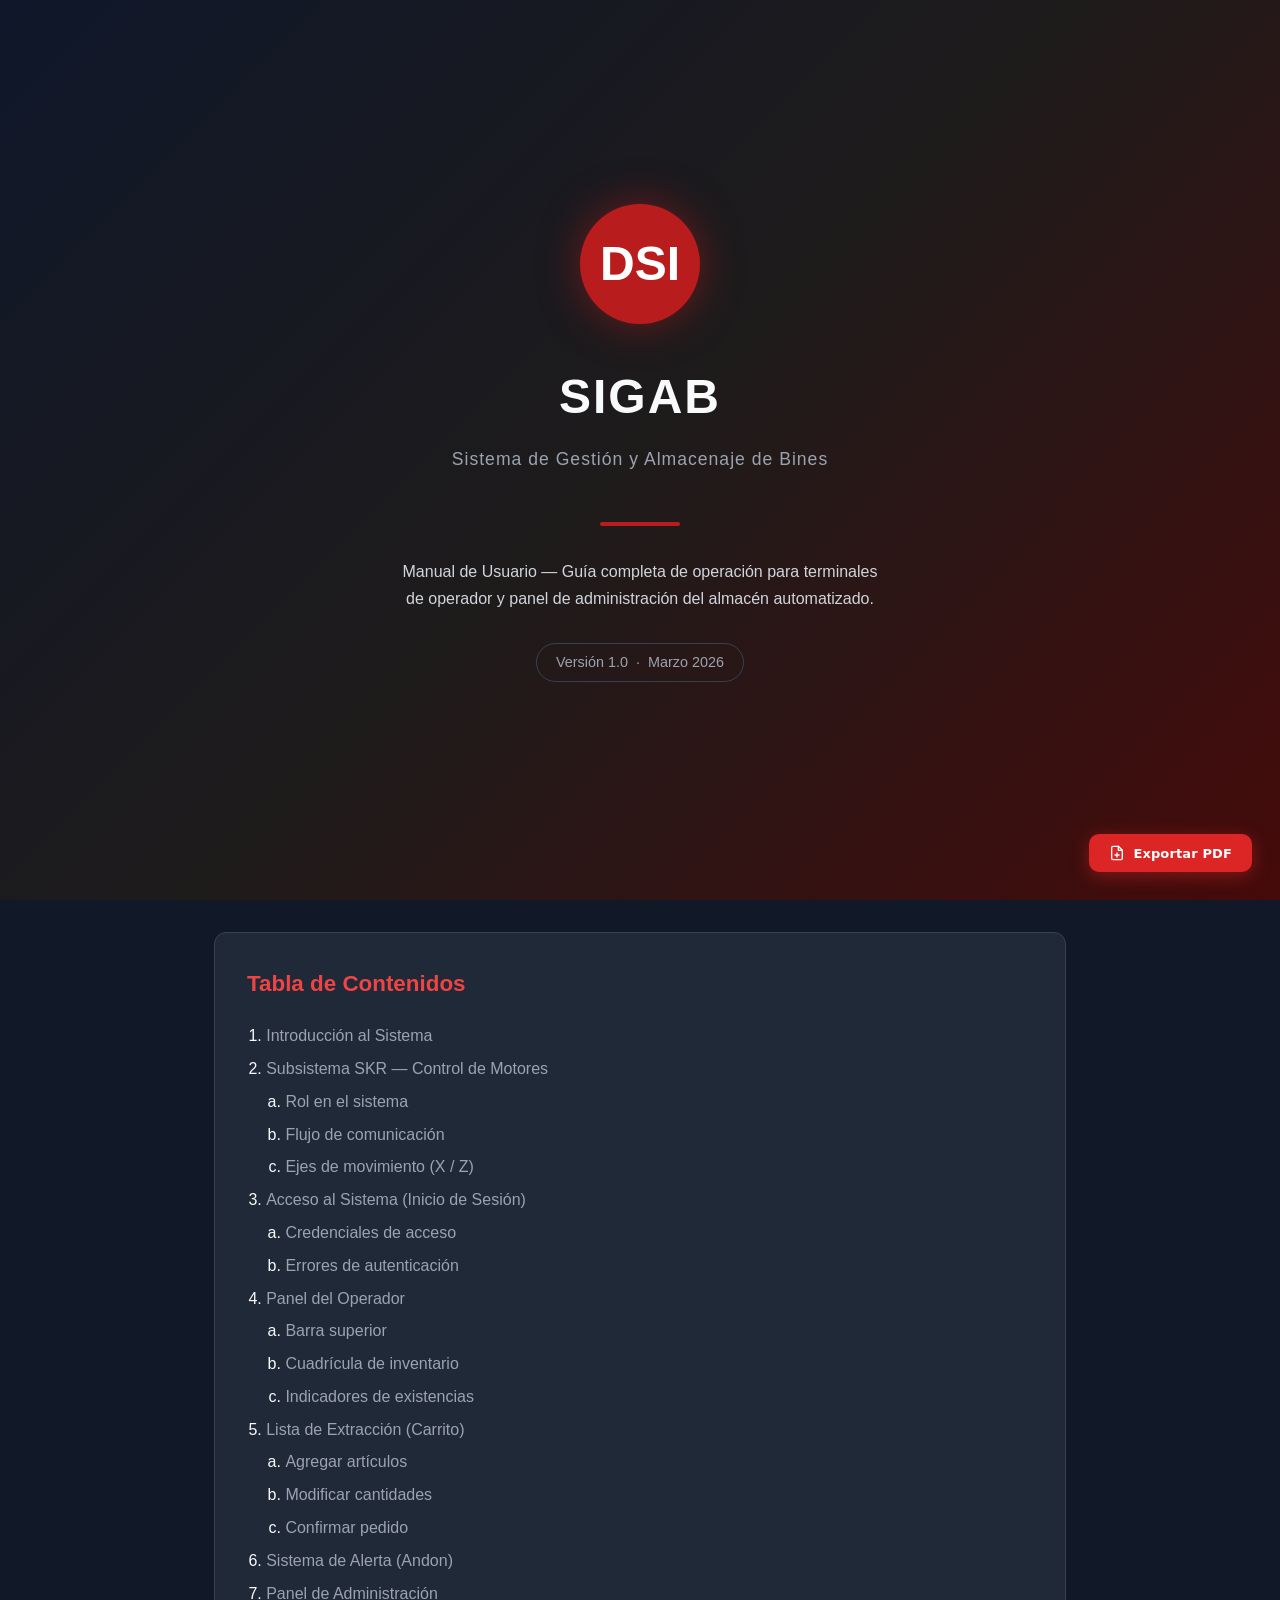
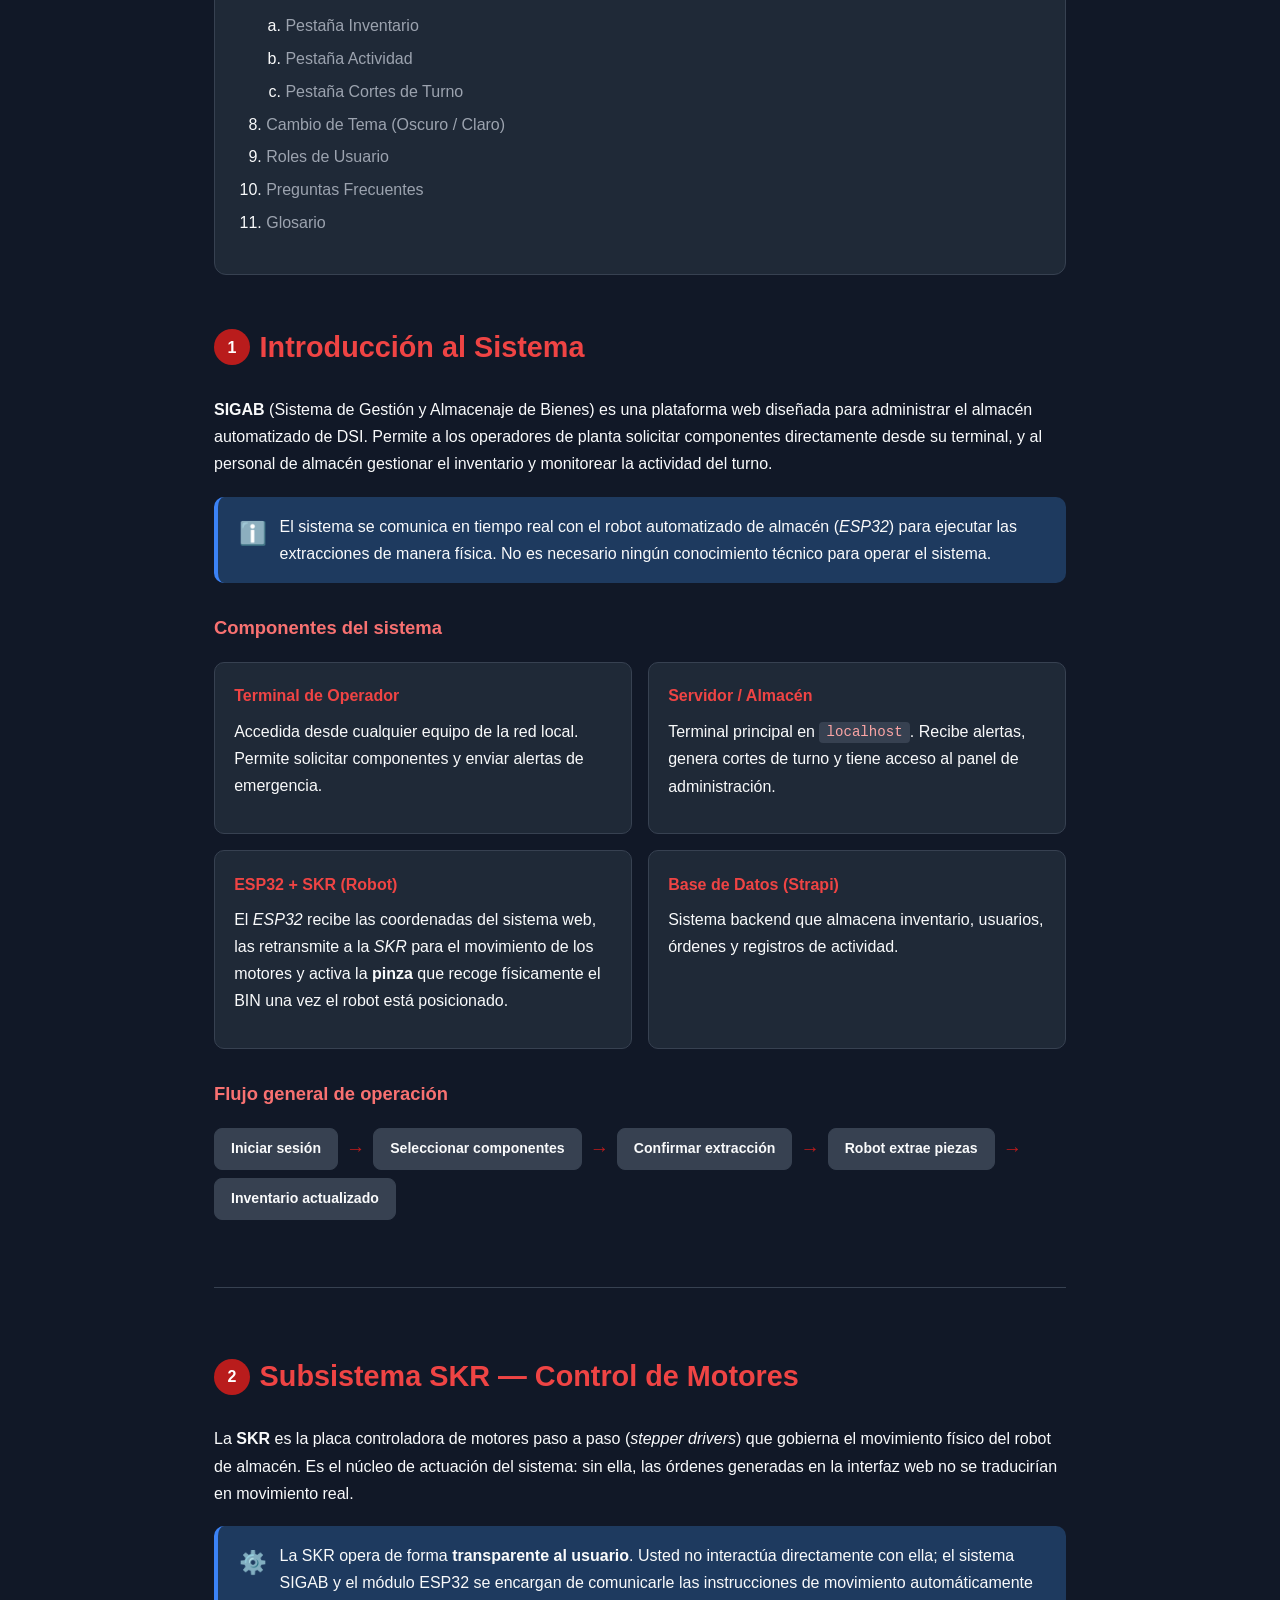
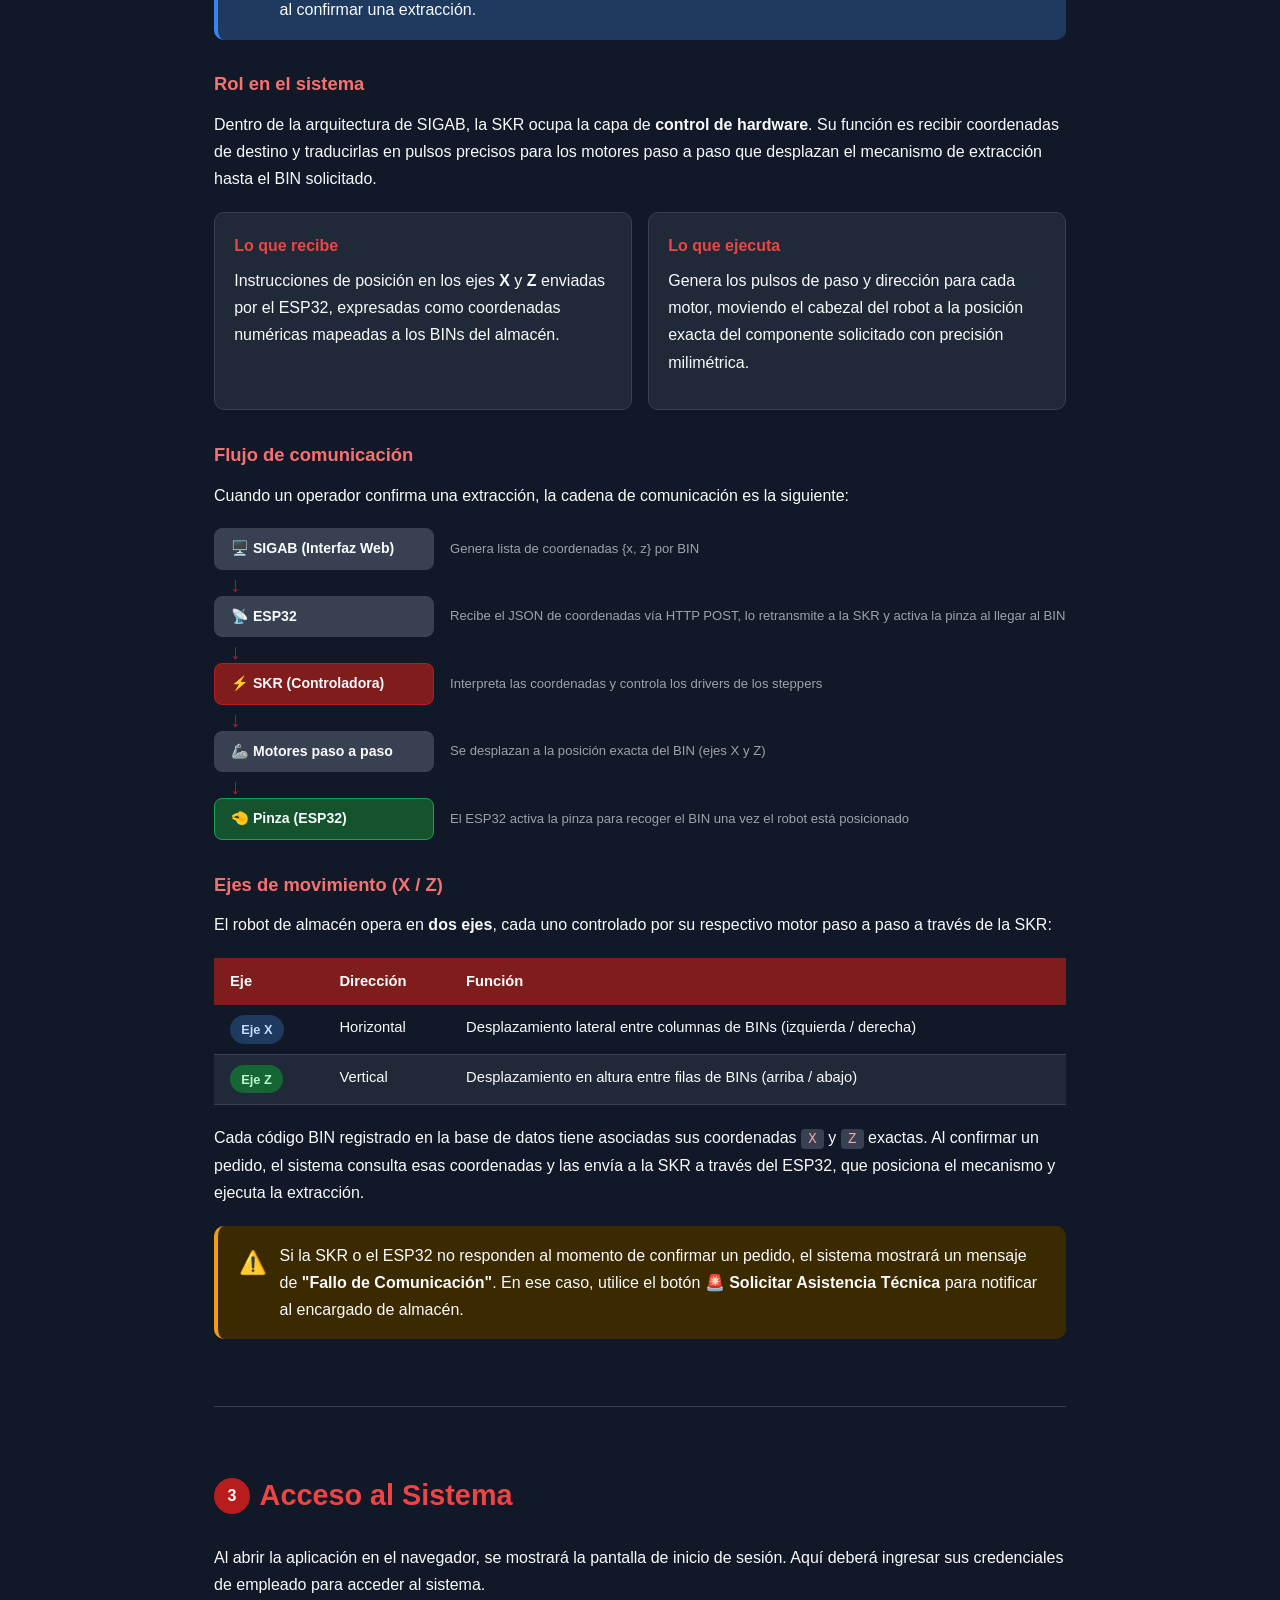
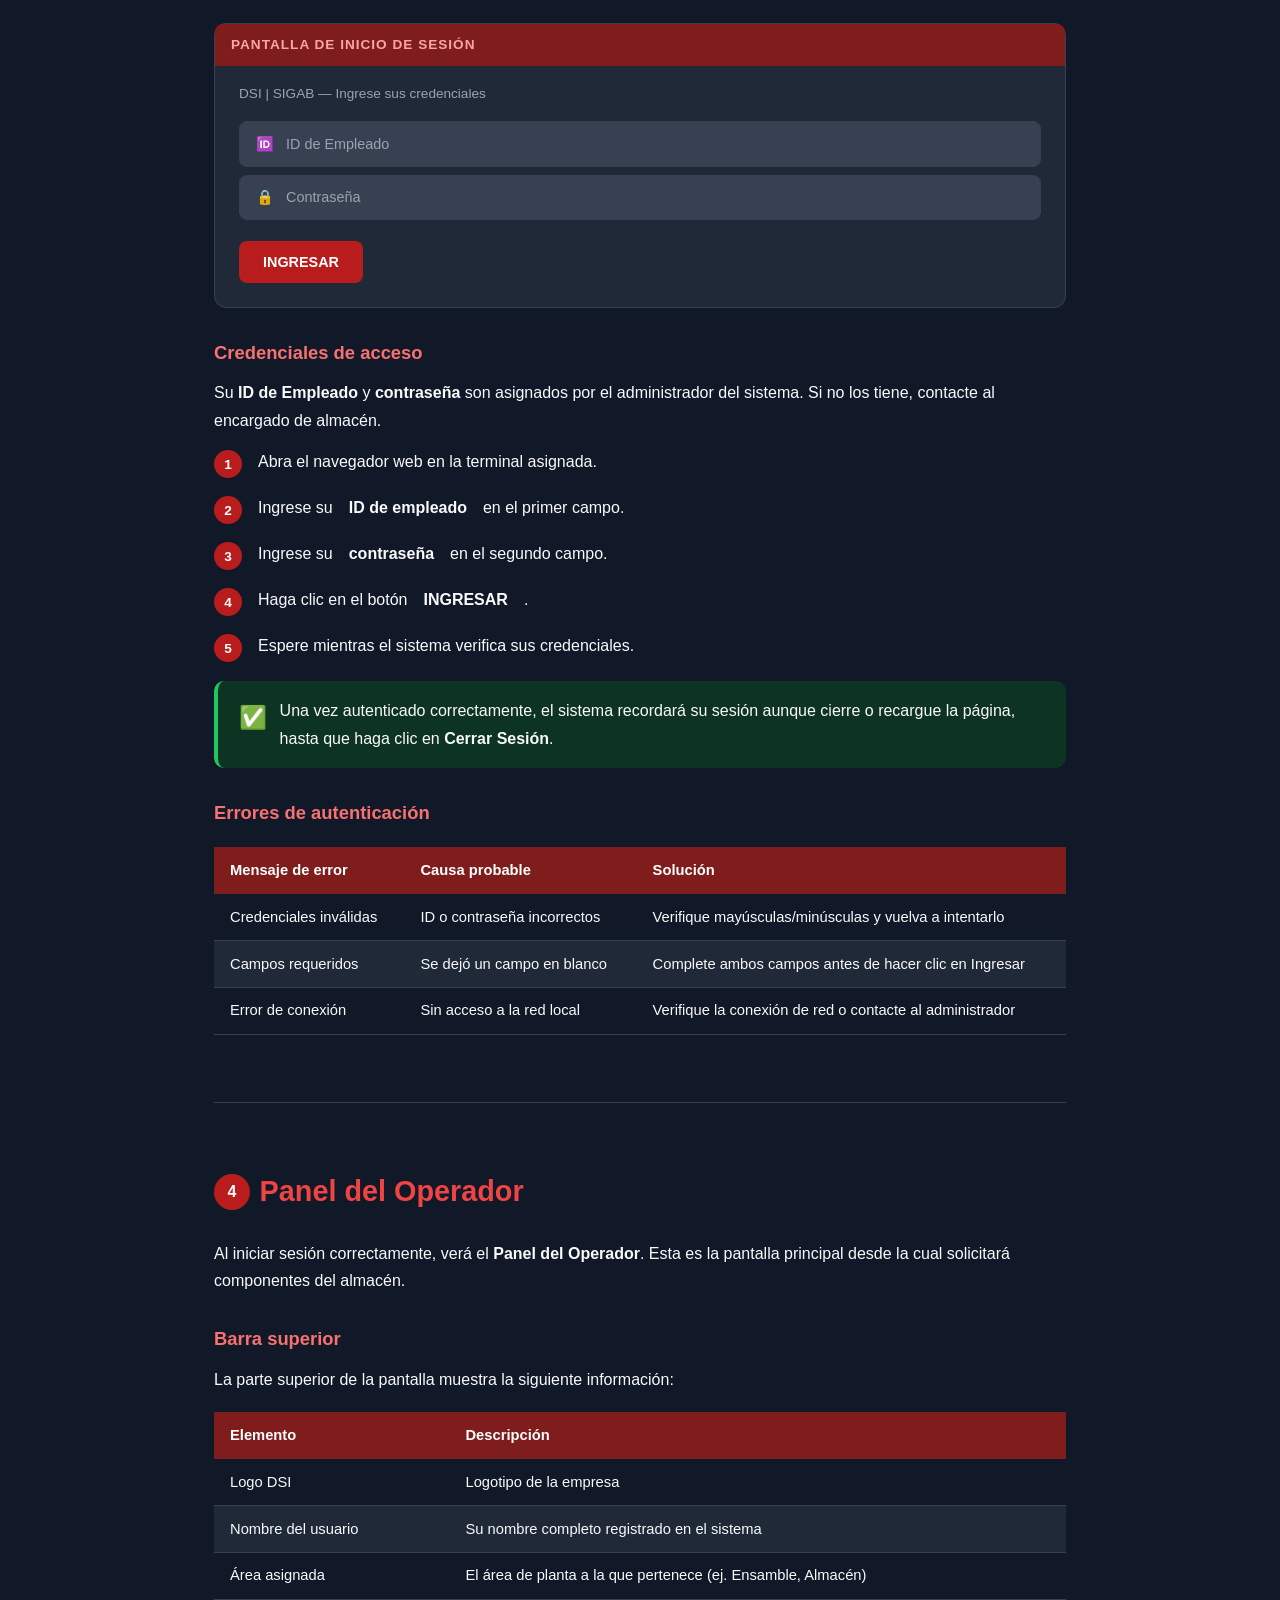
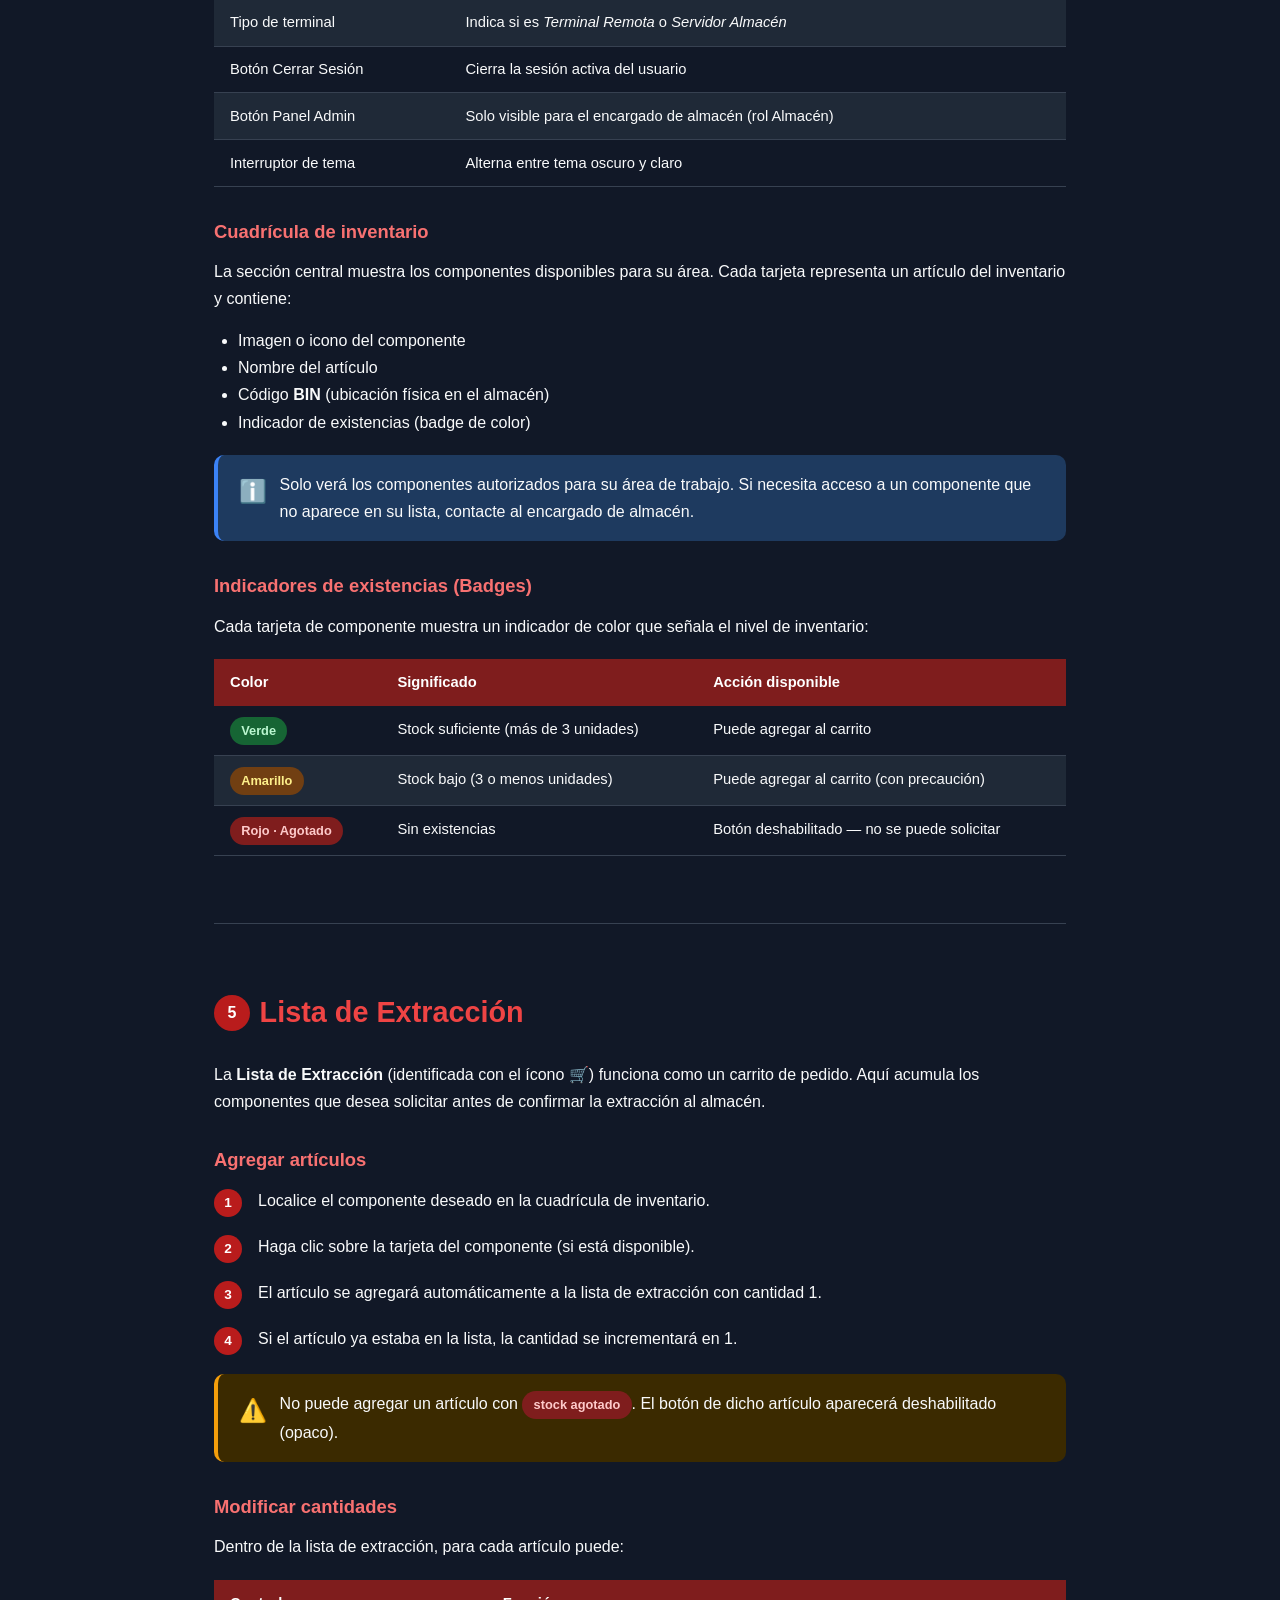
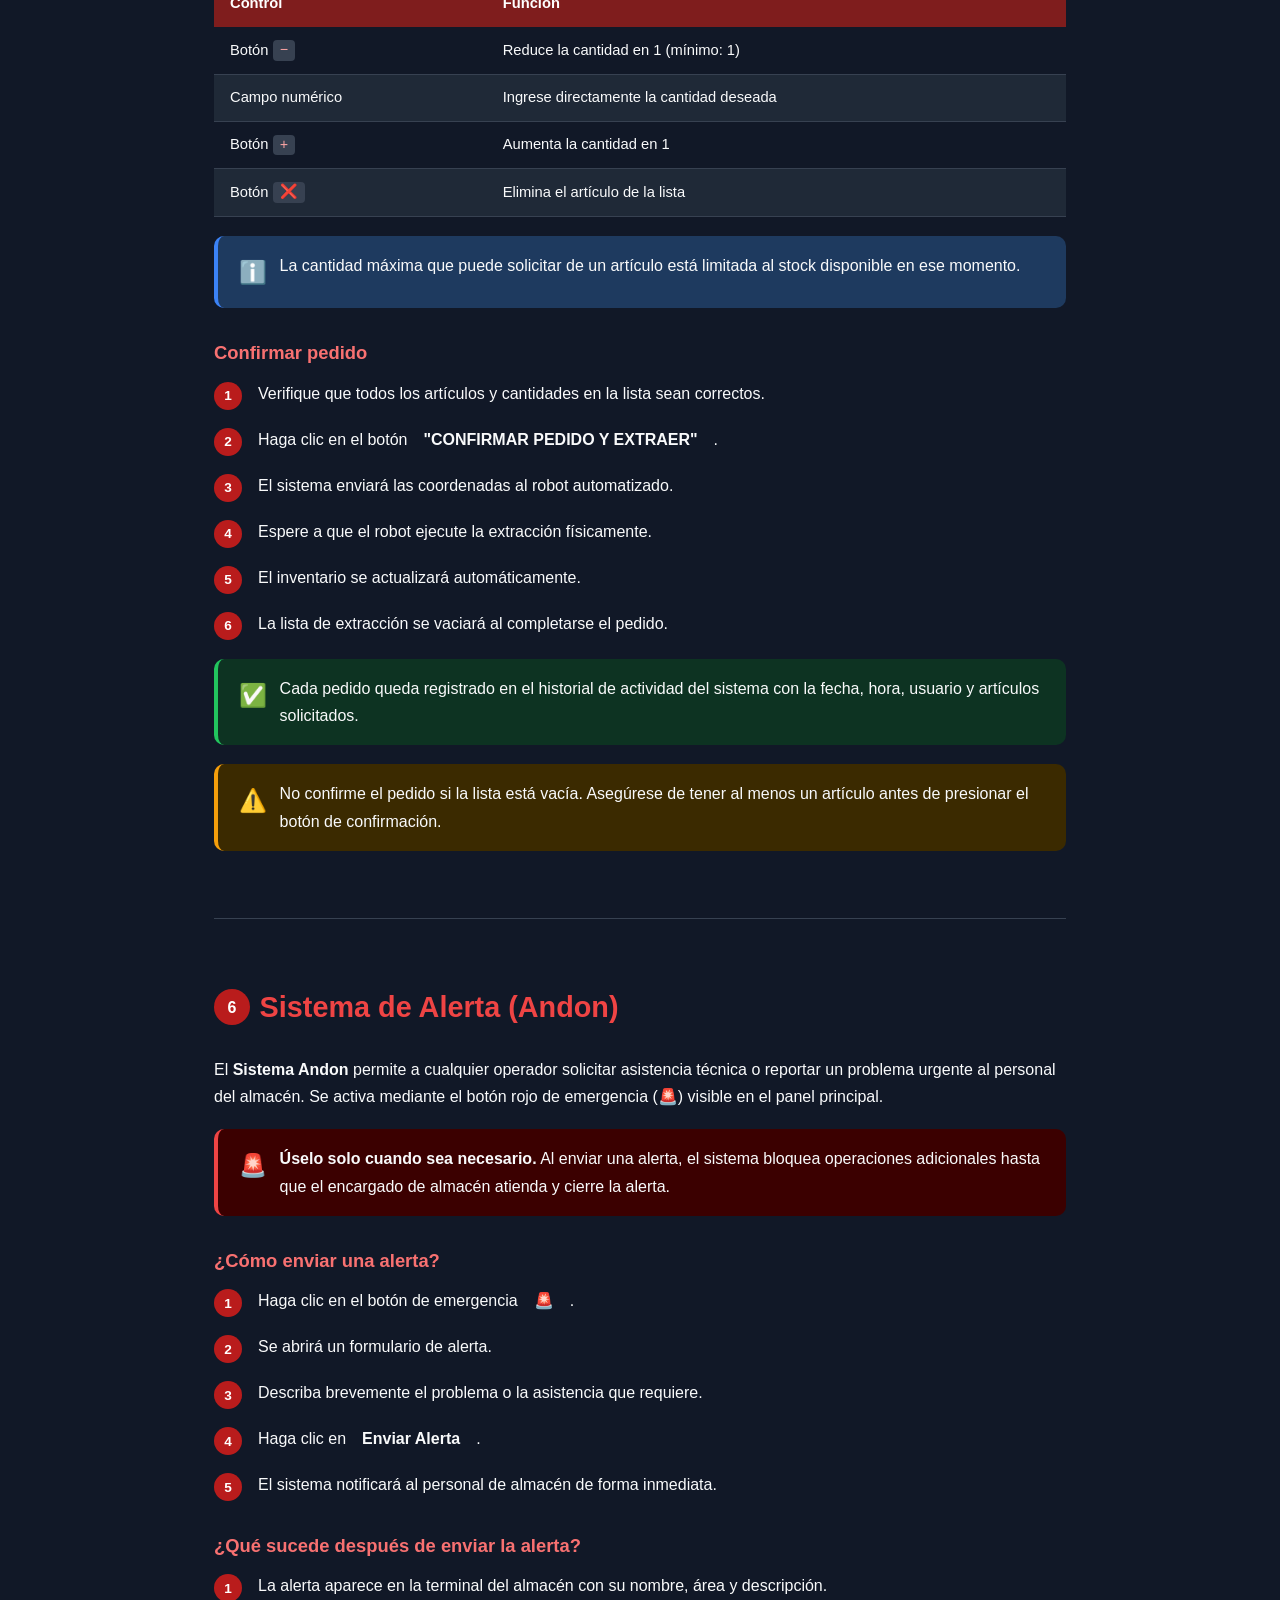
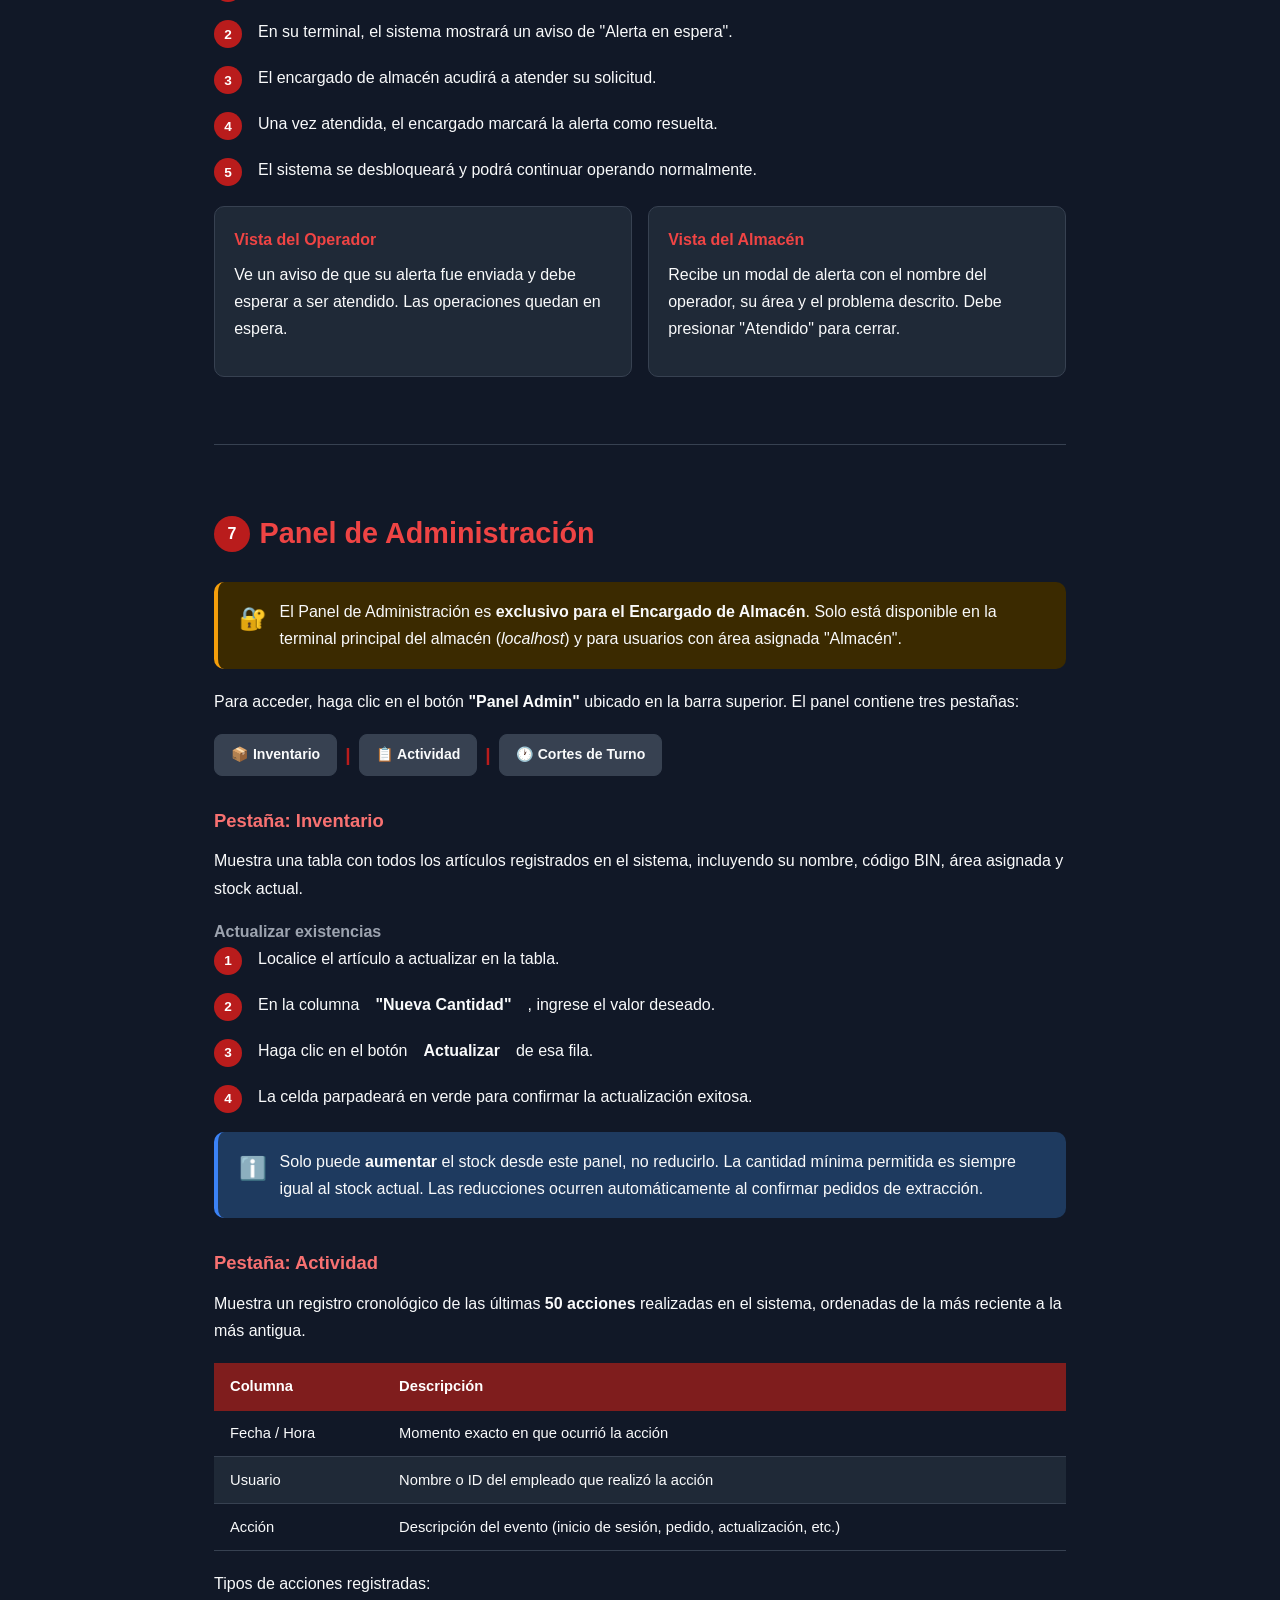
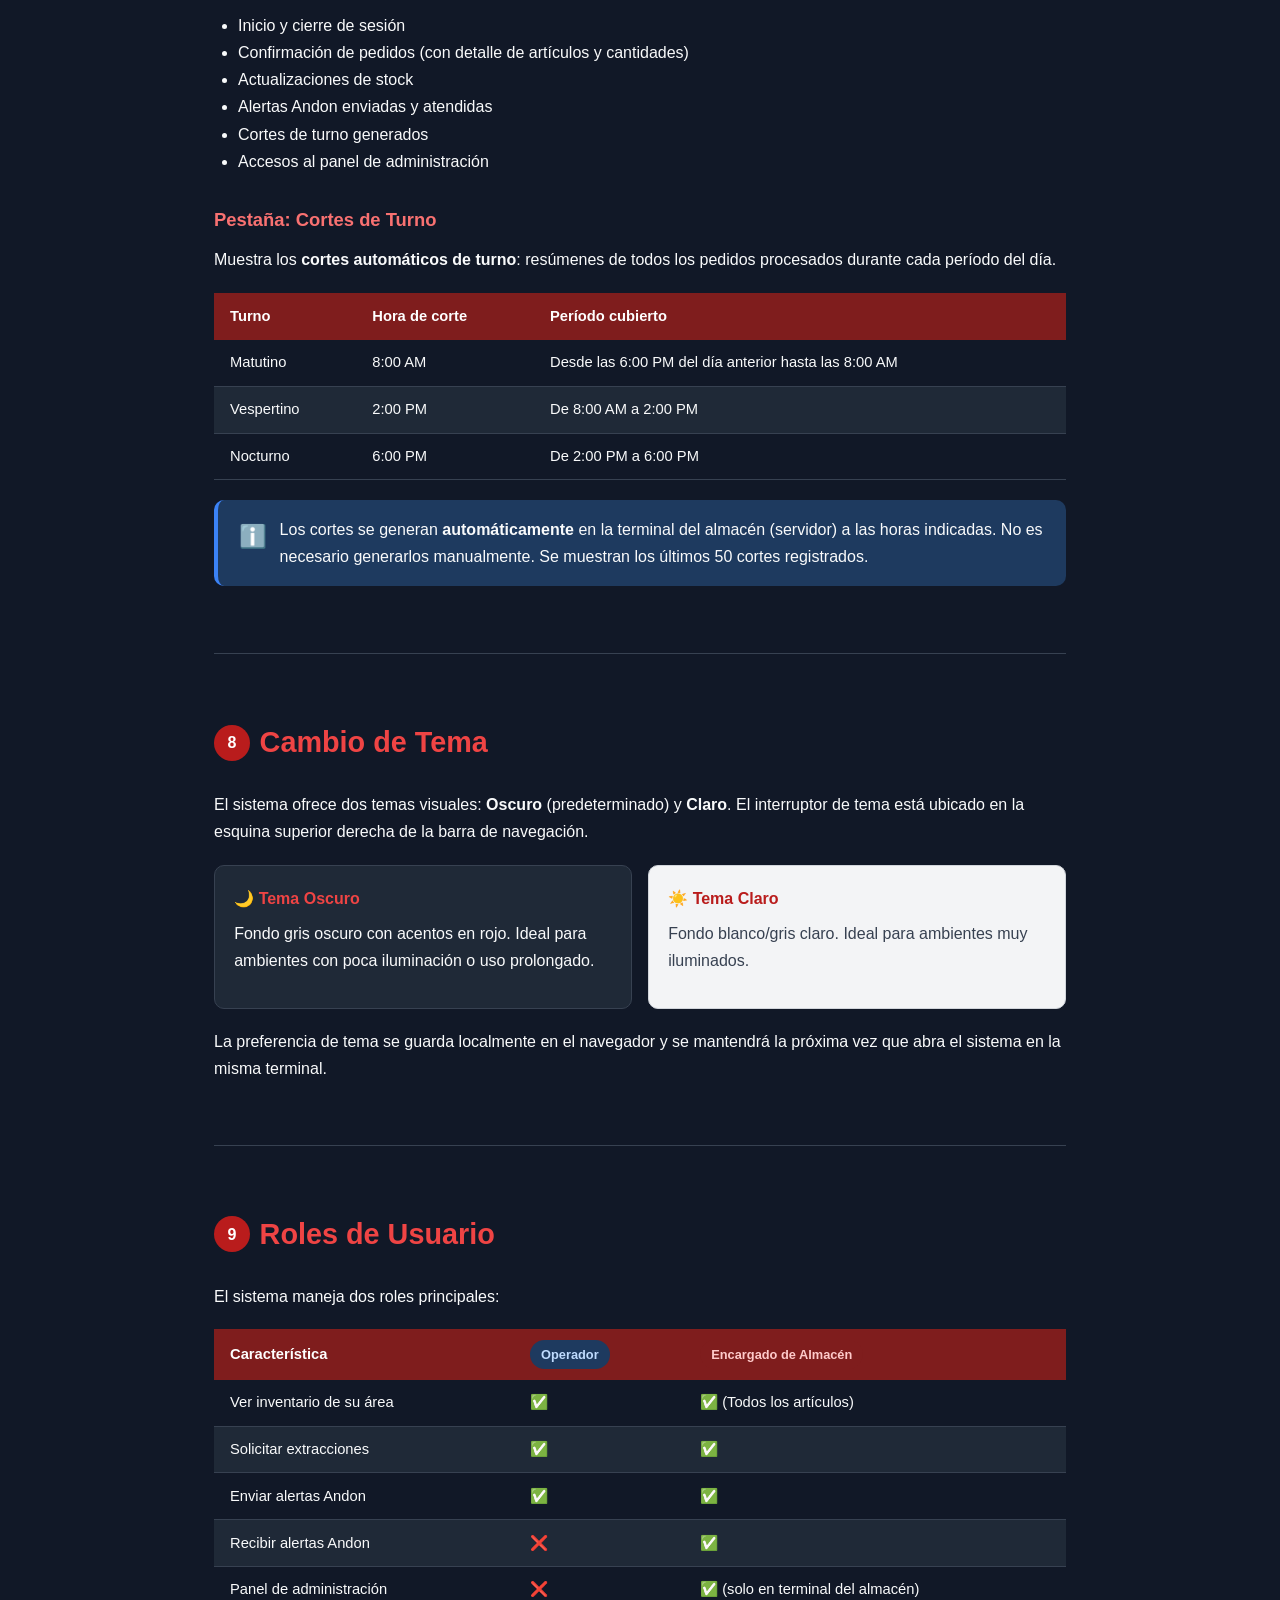
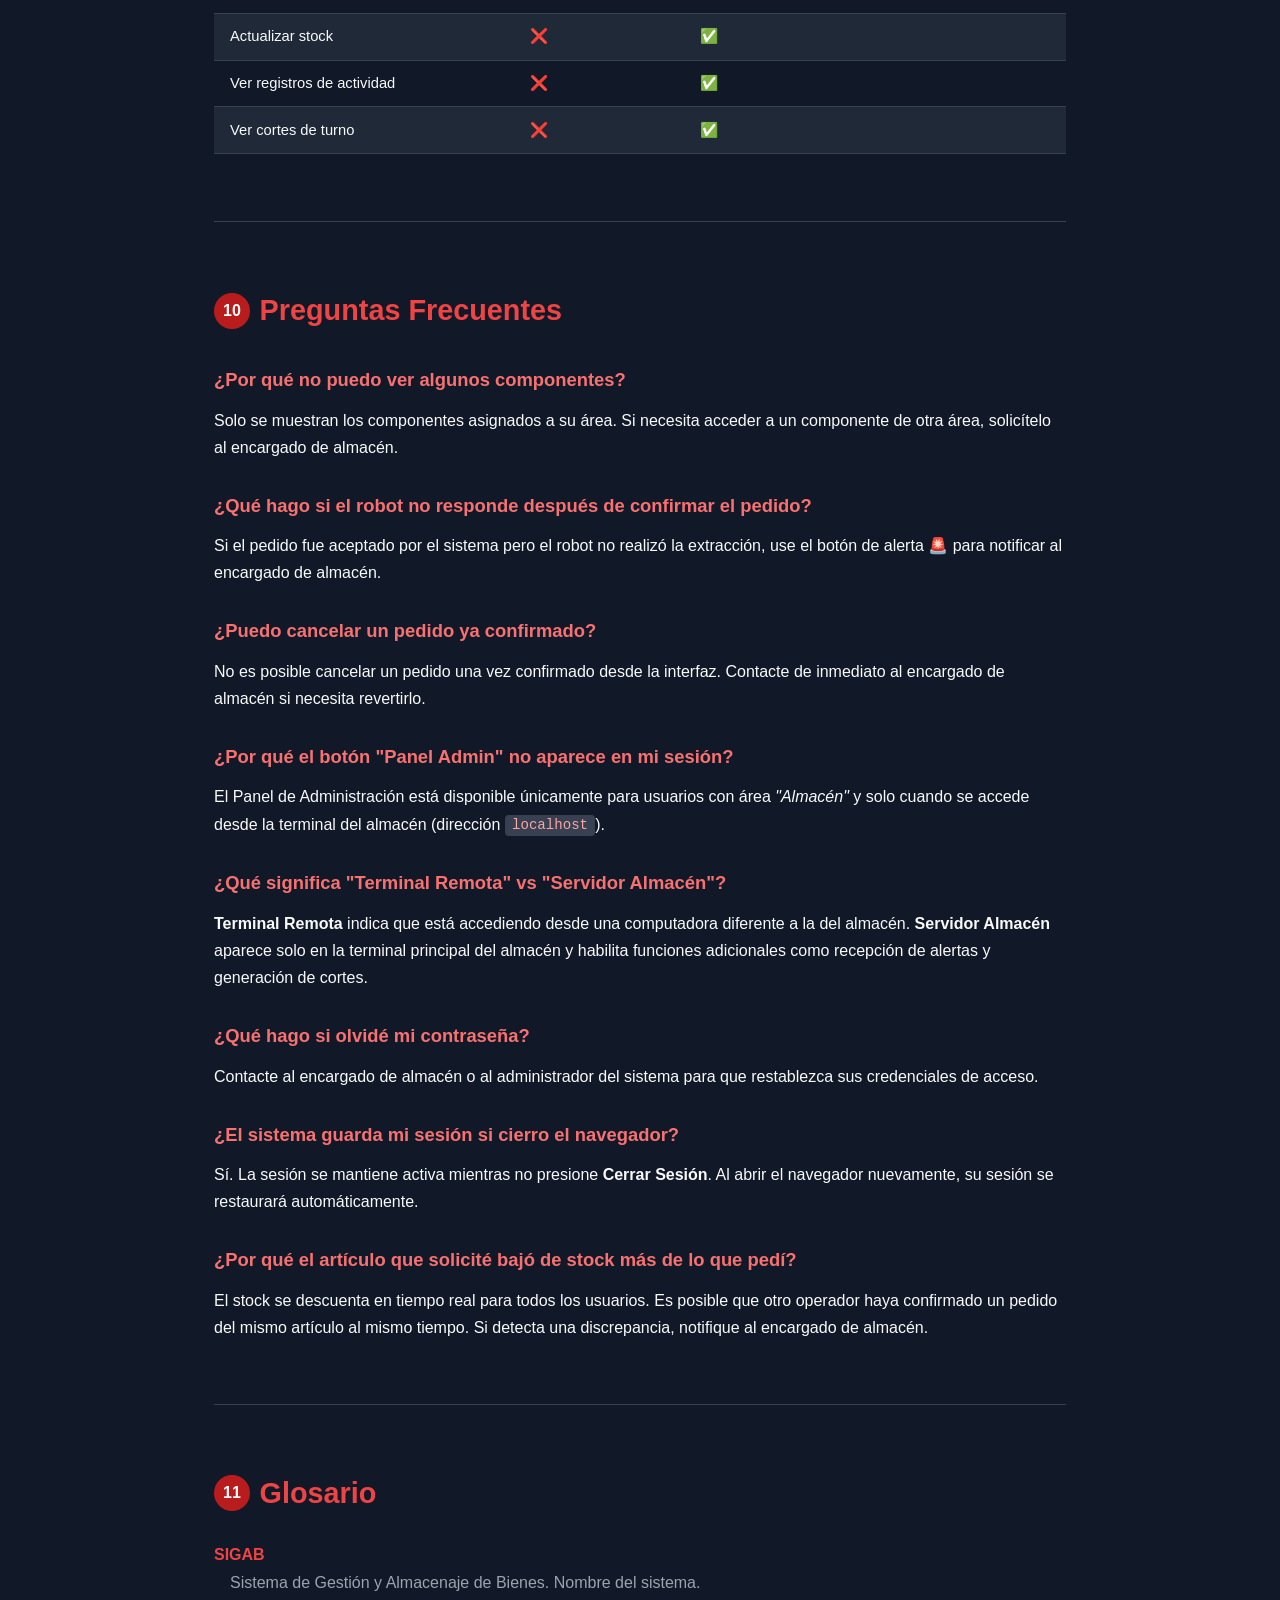
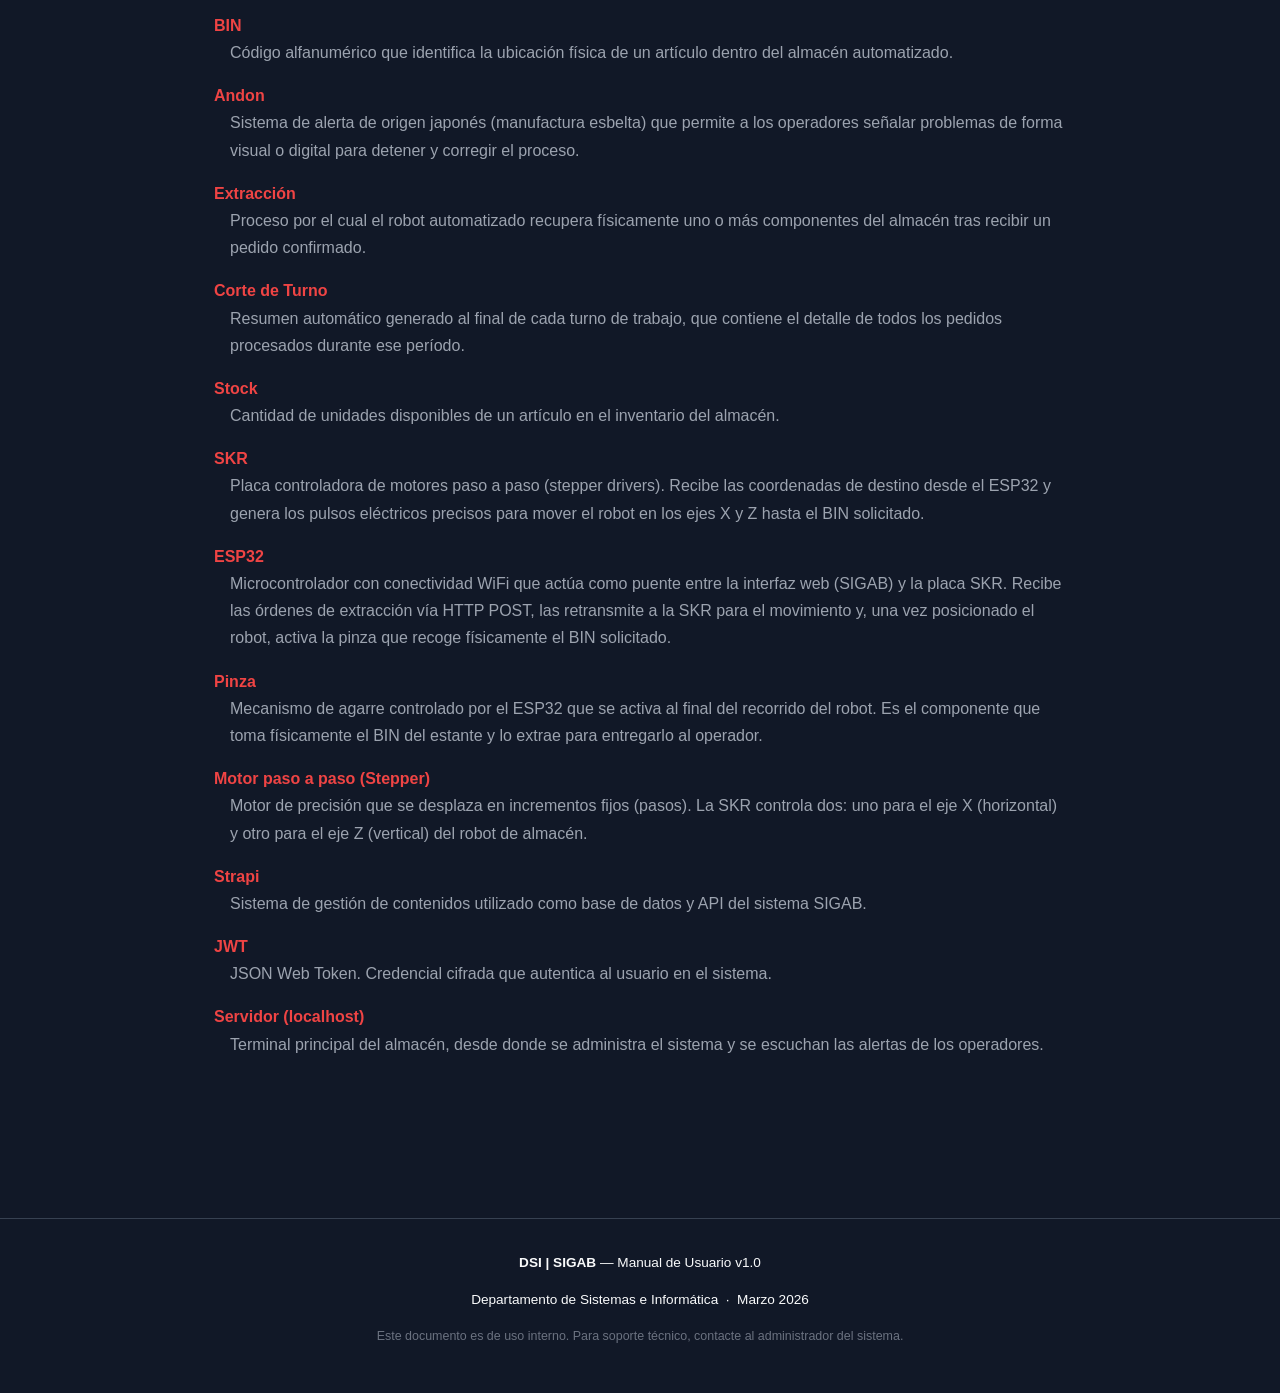
<file: manual_usuario.html>
<!DOCTYPE html>
<html lang="es">
<head>
  <meta charset="UTF-8" />
  <meta name="viewport" content="width=device-width, initial-scale=1.0" />
  <title>Manual de Usuario — SIGAB</title>
  <link rel="stylesheet" href="manual_usuario.css" />
</head>
<body>

<!-- ══════════════════════════════════════════════
    PORTADA
═══════════════════════════════════════════════ -->
<div class="portada">
  <div class="logo-circle">
    <span>DSI</span>
  </div>
  <h1>SIGAB</h1>
  <p class="subtitulo">Sistema de Gestión y Almacenaje de Bines</p>
  <div class="linea"></div>
  <p style="color:#d1d5db; max-width:480px; font-size:1rem;">
    Manual de Usuario — Guía completa de operación para terminales de operador
    y panel de administración del almacén automatizado.
  </p>
  <p class="version">Versión 1.0 &nbsp;·&nbsp; Marzo 2026</p>
</div>

<!-- ══════════════════════════════════════════════
    CONTENIDO
═══════════════════════════════════════════════ -->
<div class="contenedor">

  <!-- ÍNDICE -->
  <div class="indice">
    <h2>Tabla de Contenidos</h2>
    <ol>
      <li><a href="#intro">Introducción al Sistema</a></li>
      <li>
        <a href="#skr">Subsistema SKR — Control de Motores</a>
        <ol class="sub">
          <li><a href="#skr-rol">Rol en el sistema</a></li>
          <li><a href="#skr-flujo">Flujo de comunicación</a></li>
          <li><a href="#skr-ejes">Ejes de movimiento (X / Z)</a></li>
        </ol>
      </li>
      <li>
        <a href="#acceso">Acceso al Sistema (Inicio de Sesión)</a>
        <ol class="sub">
          <li><a href="#credenciales">Credenciales de acceso</a></li>
          <li><a href="#errores-login">Errores de autenticación</a></li>
        </ol>
      </li>
      <li>
        <a href="#dashboard">Panel del Operador</a>
        <ol class="sub">
          <li><a href="#barra-superior">Barra superior</a></li>
          <li><a href="#inventario-grid">Cuadrícula de inventario</a></li>
          <li><a href="#stock-badges">Indicadores de existencias</a></li>
        </ol>
      </li>
      <li>
        <a href="#carrito">Lista de Extracción (Carrito)</a>
        <ol class="sub">
          <li><a href="#agregar">Agregar artículos</a></li>
          <li><a href="#modificar">Modificar cantidades</a></li>
          <li><a href="#confirmar">Confirmar pedido</a></li>
        </ol>
      </li>
      <li><a href="#andon">Sistema de Alerta (Andon)</a></li>
      <li>
        <a href="#admin">Panel de Administración</a>
        <ol class="sub">
          <li><a href="#tab-inventario">Pestaña Inventario</a></li>
          <li><a href="#tab-actividad">Pestaña Actividad</a></li>
          <li><a href="#tab-cortes">Pestaña Cortes de Turno</a></li>
        </ol>
      </li>
      <li><a href="#tema">Cambio de Tema (Oscuro / Claro)</a></li>
      <li><a href="#roles">Roles de Usuario</a></li>
      <li><a href="#faq">Preguntas Frecuentes</a></li>
      <li><a href="#glosario">Glosario</a></li>
    </ol>
  </div>

  <!-- ══ 1. INTRODUCCIÓN ══ -->
  <section id="intro">
    <h2 class="seccion-titulo"><span class="num">1</span> Introducción al Sistema</h2>

    <p>
      <strong>SIGAB</strong> (Sistema de Gestión y Almacenaje de Bienes) es una plataforma web
      diseñada para administrar el almacén automatizado de DSI. Permite a los operadores de
      planta solicitar componentes directamente desde su terminal, y al personal de almacén
      gestionar el inventario y monitorear la actividad del turno.
    </p>

    <div class="caja caja-info">
      <span class="icono">ℹ️</span>
      <div>
        El sistema se comunica en tiempo real con el robot automatizado de almacén
        (<em>ESP32</em>) para ejecutar las extracciones de manera física.
        No es necesario ningún conocimiento técnico para operar el sistema.
      </div>
    </div>

    <h3>Componentes del sistema</h3>
    <div class="grid-2">
      <div class="card">
        <h4>Terminal de Operador</h4>
        <p>Accedida desde cualquier equipo de la red local. Permite solicitar componentes y enviar alertas de emergencia.</p>
      </div>
      <div class="card">
        <h4>Servidor / Almacén</h4>
        <p>Terminal principal en <code>localhost</code>. Recibe alertas, genera cortes de turno y tiene acceso al panel de administración.</p>
      </div>
      <div class="card">
        <h4>ESP32 + SKR (Robot)</h4>
        <p>El <em>ESP32</em> recibe las coordenadas del sistema web, las retransmite a la <em>SKR</em> para el movimiento de los motores y activa la <strong>pinza</strong> que recoge físicamente el BIN una vez el robot está posicionado.</p>
      </div>
      <div class="card">
        <h4>Base de Datos (Strapi)</h4>
        <p>Sistema backend que almacena inventario, usuarios, órdenes y registros de actividad.</p>
      </div>
    </div>

    <h3>Flujo general de operación</h3>
    <div class="flujo">
      <div class="flujo-paso">Iniciar sesión</div>
      <div class="flujo-arrow">→</div>
      <div class="flujo-paso">Seleccionar componentes</div>
      <div class="flujo-arrow">→</div>
      <div class="flujo-paso">Confirmar extracción</div>
      <div class="flujo-arrow">→</div>
      <div class="flujo-paso">Robot extrae piezas</div>
      <div class="flujo-arrow">→</div>
      <div class="flujo-paso">Inventario actualizado</div>
    </div>
  </section>

  <!-- ══ 2. SKR ══ -->
  <section id="skr">
    <h2 class="seccion-titulo"><span class="num">2</span> Subsistema SKR — Control de Motores</h2>

    <p>
      La <strong>SKR</strong> es la placa controladora de motores paso a paso (<em>stepper drivers</em>)
      que gobierna el movimiento físico del robot de almacén. Es el núcleo de actuación del sistema:
      sin ella, las órdenes generadas en la interfaz web no se traducirían en movimiento real.
    </p>

    <div class="caja caja-info">
      <span class="icono">⚙️</span>
      <div>
        La SKR opera de forma <strong>transparente al usuario</strong>. Usted no interactúa
        directamente con ella; el sistema SIGAB y el módulo ESP32 se encargan de comunicarle
        las instrucciones de movimiento automáticamente al confirmar una extracción.
      </div>
    </div>

    <h3 id="skr-rol">Rol en el sistema</h3>
    <p>
      Dentro de la arquitectura de SIGAB, la SKR ocupa la capa de <strong>control de hardware</strong>.
      Su función es recibir coordenadas de destino y traducirlas en pulsos precisos para los
      motores paso a paso que desplazan el mecanismo de extracción hasta el BIN solicitado.
    </p>

    <div class="grid-2">
      <div class="card">
        <h4>Lo que recibe</h4>
        <p>Instrucciones de posición en los ejes <strong>X</strong> y <strong>Z</strong>
        enviadas por el ESP32, expresadas como coordenadas numéricas mapeadas a los BINs del almacén.</p>
      </div>
      <div class="card">
        <h4>Lo que ejecuta</h4>
        <p>Genera los pulsos de paso y dirección para cada motor, moviendo el cabezal del robot
        a la posición exacta del componente solicitado con precisión milimétrica.</p>
      </div>
    </div>

    <h3 id="skr-flujo">Flujo de comunicación</h3>
    <p>
      Cuando un operador confirma una extracción, la cadena de comunicación es la siguiente:
    </p>

    <div class="flujo" style="flex-direction:column; align-items:flex-start; gap:0;">
      <div style="display:flex; align-items:center; gap:1rem; margin-bottom:0.3rem;">
        <div class="flujo-paso" style="min-width:220px;">🖥️ SIGAB (Interfaz Web)</div>
        <span style="color:var(--texto-suave); font-size:0.82rem;">Genera lista de coordenadas {x, z} por BIN</span>
      </div>
      <div style="padding-left:1rem; color:var(--rojo); font-size:1.3rem; line-height:1;">↓</div>
      <div style="display:flex; align-items:center; gap:1rem; margin-bottom:0.3rem;">
        <div class="flujo-paso" style="min-width:220px;">📡 ESP32</div>
        <span style="color:var(--texto-suave); font-size:0.82rem;">Recibe el JSON de coordenadas vía HTTP POST, lo retransmite a la SKR y activa la pinza al llegar al BIN</span>
      </div>
      <div style="padding-left:1rem; color:var(--rojo); font-size:1.3rem; line-height:1;">↓</div>
      <div style="display:flex; align-items:center; gap:1rem; margin-bottom:0.3rem;">
        <div class="flujo-paso" style="min-width:220px; background:var(--rojo-oscuro); border-color:var(--rojo);">⚡ SKR (Controladora)</div>
        <span style="color:var(--texto-suave); font-size:0.82rem;">Interpreta las coordenadas y controla los drivers de los steppers</span>
      </div>
      <div style="padding-left:1rem; color:var(--rojo); font-size:1.3rem; line-height:1;">↓</div>
      <div style="display:flex; align-items:center; gap:1rem; margin-bottom:0.3rem;">
        <div class="flujo-paso" style="min-width:220px;">🦾 Motores paso a paso</div>
        <span style="color:var(--texto-suave); font-size:0.82rem;">Se desplazan a la posición exacta del BIN (ejes X y Z)</span>
      </div>
      <div style="padding-left:1rem; color:var(--rojo); font-size:1.3rem; line-height:1;">↓</div>
      <div style="display:flex; align-items:center; gap:1rem;">
        <div class="flujo-paso" style="min-width:220px; background:#14532d; border-color:#16a34a;">🤏 Pinza (ESP32)</div>
        <span style="color:var(--texto-suave); font-size:0.82rem;">El ESP32 activa la pinza para recoger el BIN una vez el robot está posicionado</span>
      </div>
    </div>

    <h3 id="skr-ejes">Ejes de movimiento (X / Z)</h3>
    <p>
      El robot de almacén opera en <strong>dos ejes</strong>, cada uno controlado por su
      respectivo motor paso a paso a través de la SKR:
    </p>

    <table>
      <thead>
        <tr><th>Eje</th><th>Dirección</th><th>Función</th></tr>
      </thead>
      <tbody>
        <tr>
          <td><span class="badge badge-azul">Eje X</span></td>
          <td>Horizontal</td>
          <td>Desplazamiento lateral entre columnas de BINs (izquierda / derecha)</td>
        </tr>
        <tr>
          <td><span class="badge badge-verde">Eje Z</span></td>
          <td>Vertical</td>
          <td>Desplazamiento en altura entre filas de BINs (arriba / abajo)</td>
        </tr>
      </tbody>
    </table>

    <p>
      Cada código BIN registrado en la base de datos tiene asociadas sus coordenadas
      <code>X</code> y <code>Z</code> exactas. Al confirmar un pedido, el sistema
      consulta esas coordenadas y las envía a la SKR a través del ESP32, que posiciona
      el mecanismo y ejecuta la extracción.
    </p>

    <div class="caja caja-warn">
      <span class="icono">⚠️</span>
      <div>
        Si la SKR o el ESP32 no responden al momento de confirmar un pedido, el sistema
        mostrará un mensaje de <strong>"Fallo de Comunicación"</strong>. En ese caso,
        utilice el botón <strong>🚨 Solicitar Asistencia Técnica</strong> para notificar
        al encargado de almacén.
      </div>
    </div>
  </section>

  <!-- ══ 3. ACCESO ══ -->
  <section id="acceso">
    <h2 class="seccion-titulo"><span class="num">3</span> Acceso al Sistema</h2>

    <p>
      Al abrir la aplicación en el navegador, se mostrará la pantalla de inicio de sesión.
      Aquí deberá ingresar sus credenciales de empleado para acceder al sistema.
    </p>

    <div class="mockup">
      <div class="mockup-header">PANTALLA DE INICIO DE SESIÓN</div>
      <p style="color:var(--texto-suave); font-size:0.85rem; margin-bottom:1rem;">DSI | SIGAB — Ingrese sus credenciales</p>
      <div class="campo-form">🆔 &nbsp; ID de Empleado</div>
      <div class="campo-form">🔒 &nbsp; Contraseña</div>
      <div class="btn-mock">INGRESAR</div>
    </div>

    <h3 id="credenciales">Credenciales de acceso</h3>
    <p>
      Su <strong>ID de Empleado</strong> y <strong>contraseña</strong> son asignados
      por el administrador del sistema. Si no los tiene, contacte al encargado de almacén.
    </p>

    <ol class="pasos">
      <li>Abra el navegador web en la terminal asignada.</li>
      <li>Ingrese su <strong>ID de empleado</strong> en el primer campo.</li>
      <li>Ingrese su <strong>contraseña</strong> en el segundo campo.</li>
      <li>Haga clic en el botón <strong>INGRESAR</strong>.</li>
      <li>Espere mientras el sistema verifica sus credenciales.</li>
    </ol>

    <div class="caja caja-ok">
      <span class="icono">✅</span>
      <div>
        Una vez autenticado correctamente, el sistema recordará su sesión aunque
        cierre o recargue la página, hasta que haga clic en <strong>Cerrar Sesión</strong>.
      </div>
    </div>

    <h3 id="errores-login">Errores de autenticación</h3>
    <table>
      <thead>
        <tr><th>Mensaje de error</th><th>Causa probable</th><th>Solución</th></tr>
      </thead>
      <tbody>
        <tr>
          <td>Credenciales inválidas</td>
          <td>ID o contraseña incorrectos</td>
          <td>Verifique mayúsculas/minúsculas y vuelva a intentarlo</td>
        </tr>
        <tr>
          <td>Campos requeridos</td>
          <td>Se dejó un campo en blanco</td>
          <td>Complete ambos campos antes de hacer clic en Ingresar</td>
        </tr>
        <tr>
          <td>Error de conexión</td>
          <td>Sin acceso a la red local</td>
          <td>Verifique la conexión de red o contacte al administrador</td>
        </tr>
      </tbody>
    </table>
  </section>

  <!-- ══ 3. PANEL DEL OPERADOR ══ -->
  <section id="dashboard">
    <h2 class="seccion-titulo"><span class="num">4</span> Panel del Operador</h2>

    <p>
      Al iniciar sesión correctamente, verá el <strong>Panel del Operador</strong>.
      Esta es la pantalla principal desde la cual solicitará componentes del almacén.
    </p>

    <h3 id="barra-superior">Barra superior</h3>
    <p>La parte superior de la pantalla muestra la siguiente información:</p>

    <table>
      <thead><tr><th>Elemento</th><th>Descripción</th></tr></thead>
      <tbody>
        <tr><td>Logo DSI</td><td>Logotipo de la empresa</td></tr>
        <tr><td>Nombre del usuario</td><td>Su nombre completo registrado en el sistema</td></tr>
        <tr><td>Área asignada</td><td>El área de planta a la que pertenece (ej. Ensamble, Almacén)</td></tr>
        <tr><td>Tipo de terminal</td><td>Indica si es <em>Terminal Remota</em> o <em>Servidor Almacén</em></td></tr>
        <tr><td>Botón Cerrar Sesión</td><td>Cierra la sesión activa del usuario</td></tr>
        <tr><td>Botón Panel Admin</td><td>Solo visible para el encargado de almacén (rol Almacén)</td></tr>
        <tr><td>Interruptor de tema</td><td>Alterna entre tema oscuro y claro</td></tr>
      </tbody>
    </table>

    <h3 id="inventario-grid">Cuadrícula de inventario</h3>
    <p>
      La sección central muestra los componentes disponibles para su área.
      Cada tarjeta representa un artículo del inventario y contiene:
    </p>
    <ul style="margin-left:1.5rem; margin-bottom:1rem;">
      <li>Imagen o icono del componente</li>
      <li>Nombre del artículo</li>
      <li>Código <strong>BIN</strong> (ubicación física en el almacén)</li>
      <li>Indicador de existencias (badge de color)</li>
    </ul>

    <div class="caja caja-info">
      <span class="icono">ℹ️</span>
      <div>
        Solo verá los componentes autorizados para su área de trabajo. Si necesita
        acceso a un componente que no aparece en su lista, contacte al encargado de almacén.
      </div>
    </div>

    <h3 id="stock-badges">Indicadores de existencias (Badges)</h3>
    <p>Cada tarjeta de componente muestra un indicador de color que señala el nivel de inventario:</p>
    <table>
      <thead><tr><th>Color</th><th>Significado</th><th>Acción disponible</th></tr></thead>
      <tbody>
        <tr>
          <td><span class="badge badge-verde">Verde</span></td>
          <td>Stock suficiente (más de 3 unidades)</td>
          <td>Puede agregar al carrito</td>
        </tr>
        <tr>
          <td><span class="badge badge-amarillo">Amarillo</span></td>
          <td>Stock bajo (3 o menos unidades)</td>
          <td>Puede agregar al carrito (con precaución)</td>
        </tr>
        <tr>
          <td><span class="badge badge-rojo">Rojo · Agotado</span></td>
          <td>Sin existencias</td>
          <td>Botón deshabilitado — no se puede solicitar</td>
        </tr>
      </tbody>
    </table>
  </section>

  <!-- ══ 4. LISTA DE EXTRACCIÓN ══ -->
  <section id="carrito">
    <h2 class="seccion-titulo"><span class="num">5</span> Lista de Extracción</h2>

    <p>
      La <strong>Lista de Extracción</strong> (identificada con el ícono 🛒) funciona
      como un carrito de pedido. Aquí acumula los componentes que desea solicitar
      antes de confirmar la extracción al almacén.
    </p>

    <h3 id="agregar">Agregar artículos</h3>
    <ol class="pasos">
      <li>Localice el componente deseado en la cuadrícula de inventario.</li>
      <li>Haga clic sobre la tarjeta del componente (si está disponible).</li>
      <li>El artículo se agregará automáticamente a la lista de extracción con cantidad 1.</li>
      <li>Si el artículo ya estaba en la lista, la cantidad se incrementará en 1.</li>
    </ol>

    <div class="caja caja-warn">
      <span class="icono">⚠️</span>
      <div>
        No puede agregar un artículo con <span class="badge badge-rojo">stock agotado</span>.
        El botón de dicho artículo aparecerá deshabilitado (opaco).
      </div>
    </div>

    <h3 id="modificar">Modificar cantidades</h3>
    <p>Dentro de la lista de extracción, para cada artículo puede:</p>
    <table>
      <thead><tr><th>Control</th><th>Función</th></tr></thead>
      <tbody>
        <tr><td>Botón <code>−</code></td><td>Reduce la cantidad en 1 (mínimo: 1)</td></tr>
        <tr><td>Campo numérico</td><td>Ingrese directamente la cantidad deseada</td></tr>
        <tr><td>Botón <code>+</code></td><td>Aumenta la cantidad en 1</td></tr>
        <tr><td>Botón <code>❌</code></td><td>Elimina el artículo de la lista</td></tr>
      </tbody>
    </table>

    <div class="caja caja-info">
      <span class="icono">ℹ️</span>
      <div>
        La cantidad máxima que puede solicitar de un artículo está limitada al stock
        disponible en ese momento.
      </div>
    </div>

    <h3 id="confirmar">Confirmar pedido</h3>
    <ol class="pasos">
      <li>Verifique que todos los artículos y cantidades en la lista sean correctos.</li>
      <li>Haga clic en el botón <strong>"CONFIRMAR PEDIDO Y EXTRAER"</strong>.</li>
      <li>El sistema enviará las coordenadas al robot automatizado.</li>
      <li>Espere a que el robot ejecute la extracción físicamente.</li>
      <li>El inventario se actualizará automáticamente.</li>
      <li>La lista de extracción se vaciará al completarse el pedido.</li>
    </ol>

    <div class="caja caja-ok">
      <span class="icono">✅</span>
      <div>
        Cada pedido queda registrado en el historial de actividad del sistema con la
        fecha, hora, usuario y artículos solicitados.
      </div>
    </div>

    <div class="caja caja-warn">
      <span class="icono">⚠️</span>
      <div>
        No confirme el pedido si la lista está vacía. Asegúrese de tener al menos
        un artículo antes de presionar el botón de confirmación.
      </div>
    </div>
  </section>

  <!-- ══ 5. SISTEMA ANDON ══ -->
  <section id="andon">
    <h2 class="seccion-titulo"><span class="num">6</span> Sistema de Alerta (Andon)</h2>

    <p>
      El <strong>Sistema Andon</strong> permite a cualquier operador solicitar asistencia
      técnica o reportar un problema urgente al personal del almacén. Se activa mediante
      el botón rojo de emergencia (<strong>🚨</strong>) visible en el panel principal.
    </p>

    <div class="caja caja-error">
      <span class="icono">🚨</span>
      <div>
        <strong>Úselo solo cuando sea necesario.</strong> Al enviar una alerta,
        el sistema bloquea operaciones adicionales hasta que el encargado de almacén
        atienda y cierre la alerta.
      </div>
    </div>

    <h3>¿Cómo enviar una alerta?</h3>
    <ol class="pasos">
      <li>Haga clic en el botón de emergencia <strong>🚨</strong>.</li>
      <li>Se abrirá un formulario de alerta.</li>
      <li>Describa brevemente el problema o la asistencia que requiere.</li>
      <li>Haga clic en <strong>Enviar Alerta</strong>.</li>
      <li>El sistema notificará al personal de almacén de forma inmediata.</li>
    </ol>

    <h3>¿Qué sucede después de enviar la alerta?</h3>
    <ol class="pasos">
      <li>La alerta aparece en la terminal del almacén con su nombre, área y descripción.</li>
      <li>En su terminal, el sistema mostrará un aviso de "Alerta en espera".</li>
      <li>El encargado de almacén acudirá a atender su solicitud.</li>
      <li>Una vez atendida, el encargado marcará la alerta como resuelta.</li>
      <li>El sistema se desbloqueará y podrá continuar operando normalmente.</li>
    </ol>

    <div class="grid-2">
      <div class="card">
        <h4>Vista del Operador</h4>
        <p>Ve un aviso de que su alerta fue enviada y debe esperar a ser atendido. Las operaciones quedan en espera.</p>
      </div>
      <div class="card">
        <h4>Vista del Almacén</h4>
        <p>Recibe un modal de alerta con el nombre del operador, su área y el problema descrito. Debe presionar "Atendido" para cerrar.</p>
      </div>
    </div>
  </section>

  <!-- ══ 6. PANEL DE ADMINISTRACIÓN ══ -->
  <section id="admin">
    <h2 class="seccion-titulo"><span class="num">7</span> Panel de Administración</h2>

    <div class="caja caja-warn">
      <span class="icono">🔐</span>
      <div>
        El Panel de Administración es <strong>exclusivo para el Encargado de Almacén</strong>.
        Solo está disponible en la terminal principal del almacén (<em>localhost</em>)
        y para usuarios con área asignada "Almacén".
      </div>
    </div>

    <p>Para acceder, haga clic en el botón <strong>"Panel Admin"</strong> ubicado en la barra superior.
    El panel contiene tres pestañas:</p>

    <div class="flujo">
      <div class="flujo-paso">📦 Inventario</div>
      <div class="flujo-arrow">|</div>
      <div class="flujo-paso">📋 Actividad</div>
      <div class="flujo-arrow">|</div>
      <div class="flujo-paso">🕐 Cortes de Turno</div>
    </div>

    <h3 id="tab-inventario">Pestaña: Inventario</h3>
    <p>
      Muestra una tabla con todos los artículos registrados en el sistema,
      incluyendo su nombre, código BIN, área asignada y stock actual.
    </p>

    <h4 style="color:#9ca3af; font-size:1rem; margin-top:1rem;">Actualizar existencias</h4>
    <ol class="pasos">
      <li>Localice el artículo a actualizar en la tabla.</li>
      <li>En la columna <strong>"Nueva Cantidad"</strong>, ingrese el valor deseado.</li>
      <li>Haga clic en el botón <strong>Actualizar</strong> de esa fila.</li>
      <li>La celda parpadeará en verde para confirmar la actualización exitosa.</li>
    </ol>

    <div class="caja caja-info">
      <span class="icono">ℹ️</span>
      <div>
        Solo puede <strong>aumentar</strong> el stock desde este panel, no reducirlo.
        La cantidad mínima permitida es siempre igual al stock actual.
        Las reducciones ocurren automáticamente al confirmar pedidos de extracción.
      </div>
    </div>

    <h3 id="tab-actividad">Pestaña: Actividad</h3>
    <p>
      Muestra un registro cronológico de las últimas <strong>50 acciones</strong>
      realizadas en el sistema, ordenadas de la más reciente a la más antigua.
    </p>

    <table>
      <thead><tr><th>Columna</th><th>Descripción</th></tr></thead>
      <tbody>
        <tr><td>Fecha / Hora</td><td>Momento exacto en que ocurrió la acción</td></tr>
        <tr><td>Usuario</td><td>Nombre o ID del empleado que realizó la acción</td></tr>
        <tr><td>Acción</td><td>Descripción del evento (inicio de sesión, pedido, actualización, etc.)</td></tr>
      </tbody>
    </table>

    <p>Tipos de acciones registradas:</p>
    <ul style="margin-left:1.5rem; margin-bottom:1rem;">
      <li>Inicio y cierre de sesión</li>
      <li>Confirmación de pedidos (con detalle de artículos y cantidades)</li>
      <li>Actualizaciones de stock</li>
      <li>Alertas Andon enviadas y atendidas</li>
      <li>Cortes de turno generados</li>
      <li>Accesos al panel de administración</li>
    </ul>

    <h3 id="tab-cortes">Pestaña: Cortes de Turno</h3>
    <p>
      Muestra los <strong>cortes automáticos de turno</strong>: resúmenes de todos los
      pedidos procesados durante cada período del día.
    </p>

    <table>
      <thead><tr><th>Turno</th><th>Hora de corte</th><th>Período cubierto</th></tr></thead>
      <tbody>
        <tr><td>Matutino</td><td>8:00 AM</td><td>Desde las 6:00 PM del día anterior hasta las 8:00 AM</td></tr>
        <tr><td>Vespertino</td><td>2:00 PM</td><td>De 8:00 AM a 2:00 PM</td></tr>
        <tr><td>Nocturno</td><td>6:00 PM</td><td>De 2:00 PM a 6:00 PM</td></tr>
      </tbody>
    </table>

    <div class="caja caja-info">
      <span class="icono">ℹ️</span>
      <div>
        Los cortes se generan <strong>automáticamente</strong> en la terminal del almacén
        (servidor) a las horas indicadas. No es necesario generarlos manualmente.
        Se muestran los últimos 50 cortes registrados.
      </div>
    </div>
  </section>

  <!-- ══ 7. TEMA ══ -->
  <section id="tema">
    <h2 class="seccion-titulo"><span class="num">8</span> Cambio de Tema</h2>

    <p>
      El sistema ofrece dos temas visuales: <strong>Oscuro</strong> (predeterminado)
      y <strong>Claro</strong>. El interruptor de tema está ubicado en la esquina
      superior derecha de la barra de navegación.
    </p>

    <div class="grid-2">
      <div class="card">
        <h4>🌙 Tema Oscuro</h4>
        <p>Fondo gris oscuro con acentos en rojo. Ideal para ambientes con poca iluminación o uso prolongado.</p>
      </div>
      <div class="card" style="background:#f3f4f6; color:#111; border-color:#d1d5db;">
        <h4 style="color:#b91c1c;">☀️ Tema Claro</h4>
        <p style="color:#374151;">Fondo blanco/gris claro. Ideal para ambientes muy iluminados.</p>
      </div>
    </div>

    <p style="margin-top:1rem;">
      La preferencia de tema se guarda localmente en el navegador y se mantendrá
      la próxima vez que abra el sistema en la misma terminal.
    </p>
  </section>

  <!-- ══ 8. ROLES ══ -->
  <section id="roles">
    <h2 class="seccion-titulo"><span class="num">9</span> Roles de Usuario</h2>

    <p>El sistema maneja dos roles principales:</p>

    <table>
      <thead>
        <tr><th>Característica</th><th><span class="badge badge-azul">Operador</span></th><th><span class="badge badge-rojo">Encargado de Almacén</span></th></tr>
      </thead>
      <tbody>
        <tr><td>Ver inventario de su área</td><td>✅</td><td>✅ (Todos los artículos)</td></tr>
        <tr><td>Solicitar extracciones</td><td>✅</td><td>✅</td></tr>
        <tr><td>Enviar alertas Andon</td><td>✅</td><td>✅</td></tr>
        <tr><td>Recibir alertas Andon</td><td>❌</td><td>✅</td></tr>
        <tr><td>Panel de administración</td><td>❌</td><td>✅ (solo en terminal del almacén)</td></tr>
        <tr><td>Actualizar stock</td><td>❌</td><td>✅</td></tr>
        <tr><td>Ver registros de actividad</td><td>❌</td><td>✅</td></tr>
        <tr><td>Ver cortes de turno</td><td>❌</td><td>✅</td></tr>
      </tbody>
    </table>
  </section>

  <!-- ══ 9. FAQ ══ -->
  <section id="faq">
    <h2 class="seccion-titulo"><span class="num">10</span> Preguntas Frecuentes</h2>

    <h3>¿Por qué no puedo ver algunos componentes?</h3>
    <p>
      Solo se muestran los componentes asignados a su área. Si necesita acceder a un
      componente de otra área, solicítelo al encargado de almacén.
    </p>

    <h3>¿Qué hago si el robot no responde después de confirmar el pedido?</h3>
    <p>
      Si el pedido fue aceptado por el sistema pero el robot no realizó la extracción,
      use el botón de alerta <strong>🚨</strong> para notificar al encargado de almacén.
    </p>

    <h3>¿Puedo cancelar un pedido ya confirmado?</h3>
    <p>
      No es posible cancelar un pedido una vez confirmado desde la interfaz.
      Contacte de inmediato al encargado de almacén si necesita revertirlo.
    </p>

    <h3>¿Por qué el botón "Panel Admin" no aparece en mi sesión?</h3>
    <p>
      El Panel de Administración está disponible únicamente para usuarios con área
      <em>"Almacén"</em> y solo cuando se accede desde la terminal del almacén
      (dirección <code>localhost</code>).
    </p>

    <h3>¿Qué significa "Terminal Remota" vs "Servidor Almacén"?</h3>
    <p>
      <strong>Terminal Remota</strong> indica que está accediendo desde una computadora
      diferente a la del almacén. <strong>Servidor Almacén</strong> aparece solo en la
      terminal principal del almacén y habilita funciones adicionales como recepción de
      alertas y generación de cortes.
    </p>

    <h3>¿Qué hago si olvidé mi contraseña?</h3>
    <p>
      Contacte al encargado de almacén o al administrador del sistema para que
      restablezca sus credenciales de acceso.
    </p>

    <h3>¿El sistema guarda mi sesión si cierro el navegador?</h3>
    <p>
      Sí. La sesión se mantiene activa mientras no presione <strong>Cerrar Sesión</strong>.
      Al abrir el navegador nuevamente, su sesión se restaurará automáticamente.
    </p>

    <h3>¿Por qué el artículo que solicité bajó de stock más de lo que pedí?</h3>
    <p>
      El stock se descuenta en tiempo real para todos los usuarios. Es posible que otro
      operador haya confirmado un pedido del mismo artículo al mismo tiempo. Si detecta
      una discrepancia, notifique al encargado de almacén.
    </p>
  </section>

  <!-- ══ 10. GLOSARIO ══ -->
  <section id="glosario">
    <h2 class="seccion-titulo"><span class="num">11</span> Glosario</h2>
    <dl>
      <div class="termino"><dt>SIGAB</dt><dd>Sistema de Gestión y Almacenaje de Bienes. Nombre del sistema.</dd></div>
      <div class="termino"><dt>BIN</dt><dd>Código alfanumérico que identifica la ubicación física de un artículo dentro del almacén automatizado.</dd></div>
      <div class="termino"><dt>Andon</dt><dd>Sistema de alerta de origen japonés (manufactura esbelta) que permite a los operadores señalar problemas de forma visual o digital para detener y corregir el proceso.</dd></div>
      <div class="termino"><dt>Extracción</dt><dd>Proceso por el cual el robot automatizado recupera físicamente uno o más componentes del almacén tras recibir un pedido confirmado.</dd></div>
      <div class="termino"><dt>Corte de Turno</dt><dd>Resumen automático generado al final de cada turno de trabajo, que contiene el detalle de todos los pedidos procesados durante ese período.</dd></div>
      <div class="termino"><dt>Stock</dt><dd>Cantidad de unidades disponibles de un artículo en el inventario del almacén.</dd></div>
      <div class="termino"><dt>SKR</dt><dd>Placa controladora de motores paso a paso (stepper drivers). Recibe las coordenadas de destino desde el ESP32 y genera los pulsos eléctricos precisos para mover el robot en los ejes X y Z hasta el BIN solicitado.</dd></div>
      <div class="termino"><dt>ESP32</dt><dd>Microcontrolador con conectividad WiFi que actúa como puente entre la interfaz web (SIGAB) y la placa SKR. Recibe las órdenes de extracción vía HTTP POST, las retransmite a la SKR para el movimiento y, una vez posicionado el robot, activa la pinza que recoge físicamente el BIN solicitado.</dd></div>
      <div class="termino"><dt>Pinza</dt><dd>Mecanismo de agarre controlado por el ESP32 que se activa al final del recorrido del robot. Es el componente que toma físicamente el BIN del estante y lo extrae para entregarlo al operador.</dd></div>
      <div class="termino"><dt>Motor paso a paso (Stepper)</dt><dd>Motor de precisión que se desplaza en incrementos fijos (pasos). La SKR controla dos: uno para el eje X (horizontal) y otro para el eje Z (vertical) del robot de almacén.</dd></div>
      <div class="termino"><dt>Strapi</dt><dd>Sistema de gestión de contenidos utilizado como base de datos y API del sistema SIGAB.</dd></div>
      <div class="termino"><dt>JWT</dt><dd>JSON Web Token. Credencial cifrada que autentica al usuario en el sistema.</dd></div>
      <div class="termino"><dt>Servidor (localhost)</dt><dd>Terminal principal del almacén, desde donde se administra el sistema y se escuchan las alertas de los operadores.</dd></div>
    </dl>
  </section>

</div><!-- /contenedor -->

<footer>
  <p><strong>DSI | SIGAB</strong> — Manual de Usuario v1.0</p>
  <p>Departamento de Sistemas e Informática &nbsp;·&nbsp; Marzo 2026</p>
  <p style="margin-top:0.5rem; font-size:0.78rem; color:#6b7280;">
    Este documento es de uso interno. Para soporte técnico, contacte al administrador del sistema.
  </p>
</footer>


<!-- ══ BOTÓN EXPORTAR PDF ══ -->
<style>
  #btn-pdf {
    position: fixed;
    bottom: 28px;
    right: 28px;
    z-index: 999;
    display: flex;
    align-items: center;
    gap: 8px;
    padding: 11px 20px;
    background: #dc2626;
    color: #fff;
    font-family: 'Inter', system-ui, sans-serif;
    font-size: 13px;
    font-weight: 600;
    border: none;
    border-radius: 10px;
    cursor: pointer;
    box-shadow: 0 4px 18px rgba(220,38,38,0.45);
    transition: background .15s, transform .1s, box-shadow .15s;
    letter-spacing: 0.01em;
  }
  #btn-pdf:hover  { background: #b91c1c; box-shadow: 0 6px 24px rgba(220,38,38,0.55); transform: translateY(-1px); }
  #btn-pdf:active { transform: translateY(0); }
  #btn-pdf svg    { flex-shrink: 0; }

  @media print {
    #btn-pdf { display: none !important; }
  }
</style>

<button id="btn-pdf" onclick="window.print()" title="Exportar a PDF">
  <svg width="16" height="16" viewBox="0 0 24 24" fill="none" stroke="currentColor"
       stroke-width="2" stroke-linecap="round" stroke-linejoin="round">
    <path d="M14 2H6a2 2 0 0 0-2 2v16a2 2 0 0 0 2 2h12a2 2 0 0 0 2-2V8z"/>
    <polyline points="14 2 14 8 20 8"/>
    <line x1="12" y1="18" x2="12" y2="12"/>
    <line x1="9" y1="15" x2="15" y2="15"/>
  </svg>
  Exportar PDF
</button>

</body>
</html>
</file>
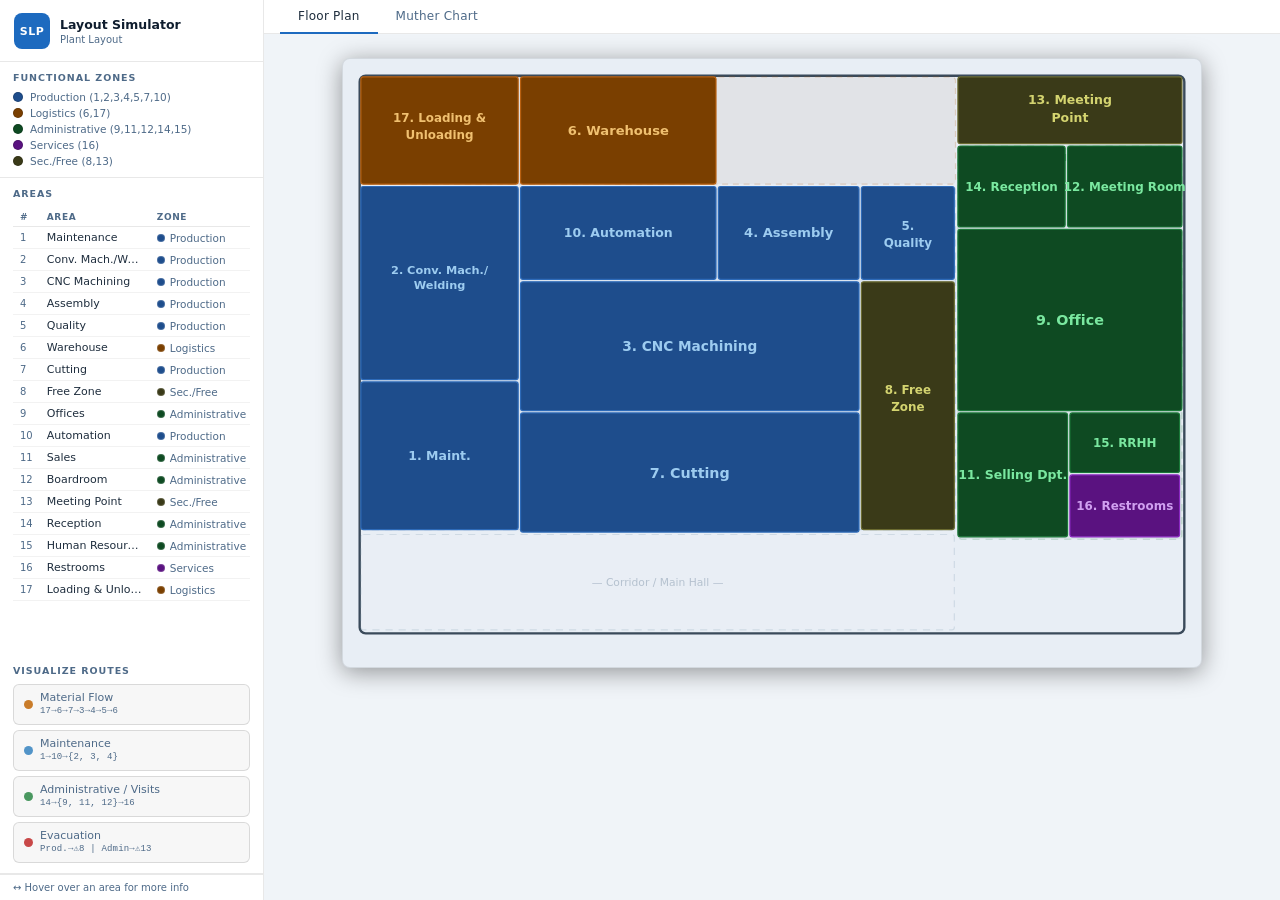
<file: plant_layout.html>
<!DOCTYPE html>
<html lang="es">
<head>
  <meta charset="UTF-8">
  <meta name="viewport" content="width=device-width, initial-scale=1.0">
  <title>SLP Simulator — Plant Layout</title>
  <link rel="stylesheet" href="activity_slp.css">
  <style>
    /* ── Plant-layout-specific overrides ── */
    #plant-area {
      flex: 1;
      min-width: 0;
      display: flex;
      flex-direction: column;
      background: var(--bg);
      overflow: hidden;
    }

    /* ── Tab navigation ── */
    .pl-tabs {
      display: flex;
      gap: 0;
      border-bottom: 1px solid var(--border);
      flex-shrink: 0;
      padding: 0 16px;
      background: var(--sb-bg);
    }
    .pl-tab-btn {
      padding: 9px 18px;
      background: none;
      border: none;
      border-bottom: 2px solid transparent;
      color: var(--text-dim);
      cursor: pointer;
      font: 12px var(--font);
      letter-spacing: .02em;
      margin-bottom: -1px;
      transition: color .15s, border-color .15s;
    }
    .pl-tab-btn:hover { color: var(--text); }
    .pl-tab-btn.active { color: var(--text); border-bottom-color: var(--accent); }

    /* ── Tab panels ── */
    .pl-tab-panel {
      display: none;
      flex: 1;
      overflow: auto;
      min-height: 0;
    }
    .pl-tab-panel.active { display: flex; }

    /* ── Floor plan panel ── */
    #tab-floor {
      align-items: flex-start;
      justify-content: center;
      padding: 24px;
    }
    .pl-svg-wrap {
      width: 100%;
      max-width: 860px;
      background: var(--card-bg);
      border: 1px solid var(--border);
      border-radius: 8px;
      box-shadow: 0 4px 24px rgba(0,0,0,0.4);
      overflow: hidden;
      position: relative;
      flex-shrink: 0;
    }
    #croquis { width: 100%; display: block; }
    .area-room { cursor: pointer; }
    .area-room rect { transition: filter 0.15s; }
    .area-room:hover rect { filter: brightness(1.3); }

    /* ── Tooltip ── */
    #tt-plant {
      position: fixed;
      background: #1c2840;
      border: 1px solid rgba(255,255,255,.12);
      border-radius: 6px;
      padding: 8px 12px;
      font-size: 11.5px;
      font-family: 'Inter', system-ui, sans-serif;
      color: #c8d8ea;
      pointer-events: none;
      opacity: 0;
      transition: opacity .1s;
      z-index: 999;
      white-space: nowrap;
      box-shadow: 0 6px 24px rgba(0,0,0,.55);
      line-height: 1.6;
    }
    #tt-plant strong { color: #fff; font-size: 12px; }
    #tt-plant .tt-zone { color: #6a82a0; font-size: 10px; margin-top: 1px; }

    /* Fix 3-col table alignment */
    #area-table thead th:nth-child(3) { text-align: left !important; }
    .td-zone {
      display: flex; align-items: center; gap: 5px;
      white-space: nowrap; color: var(--text-dim); font-size: 10.5px;
    }
    .td-zone-dot {
      width: 8px; height: 8px; border-radius: 50%;
      flex-shrink: 0; border: 1px solid rgba(255,255,255,.18);
    }

    /* ══════════════════════════════════
       MUTHER HALF-MATRIX DIAGRAM
       ══════════════════════════════════ */
    #tab-muther {
      flex-direction: column;
      padding: 0;
    }
    .muther-wrap {
      overflow: auto;
      padding: 20px 20px 28px;
      flex: 1;
    }
    .muther-title {
      font-size: 13px;
      font-weight: 600;
      color: var(--text-head);
      margin: 0 0 14px;
      letter-spacing: .03em;
    }
    .muther-legend {
      display: flex;
      flex-wrap: wrap;
      gap: 8px;
      margin-bottom: 16px;
    }
    .ml-item {
      display: flex; align-items: center; gap: 5px;
      font-size: 10.5px; color: var(--text-dim);
    }
    .ml-swatch {
      width: 14px; height: 14px; border-radius: 3px;
      display: flex; align-items: center; justify-content: center;
      font-size: 9px; font-weight: 700;
    }

    /* ── Table base ── */
    .muther-table {
      border-collapse: separate;
      border-spacing: 2px;
      font-family: var(--font);
    }

    /* Column headers — rotated */
    .muther-table th.col-hd {
      width: 30px;
      padding: 0 2px;
      vertical-align: bottom;
      text-align: center;
    }
    .col-hd-inner {
      writing-mode: vertical-rl;
      transform: rotate(180deg);
      display: block;
      font-size: 9px;
      color: var(--text-dim);
      white-space: nowrap;
      overflow: hidden;
      text-overflow: ellipsis;
      max-height: 88px;
      padding: 2px 0;
    }
    .col-hd-inner strong {
      color: var(--text);
      font-size: 10px;
    }

    /* Row headers */
    .muther-table td.row-hd {
      text-align: right;
      padding: 2px 8px 2px 0;
      color: var(--text-dim);
      font-size: 10px;
      white-space: nowrap;
      min-width: 130px;
      vertical-align: middle;
    }
    .muther-table th.corner-hd {
      min-width: 130px;
      padding: 0;
    }

    /* All data cells */
    .muther-table td.m-cell {
      width: 30px;
      height: 30px;
      text-align: center;
      vertical-align: middle;
      font-size: 11px;
      font-weight: 700;
      border-radius: 3px;
      cursor: default;
    }

    /* Lower triangle — invisible spacer */
    td.m-lower { background: rgba(255,255,255,0.012); }

    /* Diagonal — zone colour */
    td.m-diag {
      font-size: 11px;
      font-weight: 800;
      border: 1px solid rgba(255,255,255,.12);
    }

    /* Relationship cell colours */
    td.m-A { background: #b91c1c; color: #ffffff; }
    td.m-E { background: #c2410c; color: #ffffff; }
    td.m-I { background: #15803d; color: #ffffff; }
    td.m-O { background: #1d4ed8; color: #ffffff; }
    td.m-X {
      background: #111827;
      color: #d1d5db;
      outline: 1px dashed #6b7280;
      outline-offset: -3px;
    }
    td.m-U { background: rgba(255,255,255,.06); color: #6b7280; font-size: 10px; }

    /* Hover highlight */
    .muther-table td.m-cell:not(.m-lower):not(.m-diag):hover {
      filter: brightness(1.35);
      cursor: pointer;
    }
  </style>
</head>
<body>
<div id="app">

  <!-- ══════════════ SIDEBAR ══════════════ -->
  <aside id="sidebar">

    <header id="sb-header">
      <div id="sb-logo">SLP</div>
      <div id="sb-titles">
        <p id="sb-title">Layout Simulator</p>
        <p id="sb-sub">Plant Layout</p>
      </div>
    </header>

    <!-- Zonas Funcionales -->
    <section class="sb-card">
      <h3 class="sc-label">Functional Zones</h3>
      <div id="zone-legend">
        <div class="zone-row"><div class="zone-dot" style="background:#1e4d8c"></div><span>Production (1,2,3,4,5,7,10)</span></div>
        <div class="zone-row"><div class="zone-dot" style="background:#7a3f00"></div><span>Logistics (6,17)</span></div>
        <div class="zone-row"><div class="zone-dot" style="background:#0e4a22"></div><span>Administrative (9,11,12,14,15)</span></div>
        <div class="zone-row"><div class="zone-dot" style="background:#5a1280"></div><span>Services (16)</span></div>
        <div class="zone-row"><div class="zone-dot" style="background:#3a3a18"></div><span>Sec./Free (8,13)</span></div>
      </div>
    </section>

    <!-- Tabla de Áreas -->
    <section class="sb-card sb-grow">
      <h3 class="sc-label">Areas</h3>
      <div id="tbl-scroll">
        <table id="area-table">
          <thead>
            <tr>
              <th>#</th>
              <th>Area</th>
              <th>Zone</th>
            </tr>
          </thead>
          <tbody id="area-tbody"></tbody>
        </table>
      </div>
    </section>

    <!-- Rutas y Flujos de Movimiento -->
    <section class="sb-card">
      <h3 class="sc-label">Visualize Routes</h3>
      <div class="route-filters">
        <button class="route-toggle rt-mat"   id="btn-route-mat"   onclick="toggleRoute('mat')">
          <span class="route-dot" style="background:#C97C2A"></span>
          <span class="route-btn-body">
            <span class="route-btn-title">Material Flow</span>
            <span class="route-btn-seq">17→6→7→3→4→5→6</span>
          </span>
        </button>
        <button class="route-toggle rt-maint" id="btn-route-maint" onclick="toggleRoute('maint')">
          <span class="route-dot" style="background:#5294C8"></span>
          <span class="route-btn-body">
            <span class="route-btn-title">Maintenance</span>
            <span class="route-btn-seq">1→10→{2, 3, 4}</span>
          </span>
        </button>
        <button class="route-toggle rt-admin" id="btn-route-admin" onclick="toggleRoute('admin')">
          <span class="route-dot" style="background:#4A9860"></span>
          <span class="route-btn-body">
            <span class="route-btn-title">Administrative / Visits</span>
            <span class="route-btn-seq">14→{9, 11, 12}→16</span>
          </span>
        </button>
        <button class="route-toggle rt-evac"  id="btn-route-evac"  onclick="toggleRoute('evac')">
          <span class="route-dot" style="background:#C84848"></span>
          <span class="route-btn-body">
            <span class="route-btn-title">Evacuation</span>
            <span class="route-btn-seq">Prod.→⚠8 | Admin→⚠13</span>
          </span>
        </button>
      </div>
    </section>

    <footer id="sb-footer">
      <span>↔ Hover over an area for more info</span>
    </footer>

  </aside>
  <!-- ══════════════ FIN SIDEBAR ══════════════ -->

  <!-- ══════════════ PLANTA ══════════════ -->
  <main id="plant-area">

    <!-- Tab navigation -->
    <div class="pl-tabs" role="tablist" aria-label="Vistas del simulador">
      <button class="pl-tab-btn active" role="tab" tabindex="0" aria-selected="true" aria-controls="tab-floor" id="btn-tab-floor" data-tab="floor">Floor Plan</button>
      <button class="pl-tab-btn" role="tab" tabindex="-1" aria-selected="false" aria-controls="tab-muther" id="btn-tab-muther" data-tab="muther">Muther Chart</button>
    </div>

    <!-- Tab: Floor Plan -->
    <div id="tab-floor" class="pl-tab-panel active" role="tabpanel" aria-labelledby="btn-tab-floor">
    <div class="pl-svg-wrap">
      <!-- viewBox 720×510 preserves exact original layout -->
      <svg id="croquis" viewBox="0 0 720 510" role="img" xmlns="http://www.w3.org/2000/svg">
        <title>SLP Layout — Industrial Plant (17 areas)</title>
        <desc>Proposed distribution of 17 areas according to the SLP analysis.</desc>

        <!-- ══ OUTER WALL ══ -->
        <rect x="14" y="14" width="692" height="468" rx="5"
              fill="none" stroke="#3a4a5a" stroke-width="2"/>

        <!-- ══ ZONE BACKGROUND OVERLAYS ══ -->
        <!-- Logistics -->
        <rect x="15" y="15" width="499" height="90" rx="3"
              fill="rgba(122,63,0,0.06)" stroke="rgba(184,96,16,0.22)"
              stroke-width="1" stroke-dasharray="5 4"/>
        <text x="20" y="27" font-size="8" fill="rgba(184,96,16,0.55)"
              font-family="'Inter',system-ui,sans-serif" font-weight="700"
              letter-spacing="0.09em">LOGISTICS</text>

        <!-- Production -->
        <rect x="15" y="107" width="499" height="288" rx="3"
              fill="rgba(30,77,140,0.06)" stroke="rgba(45,106,184,0.20)"
              stroke-width="1" stroke-dasharray="6 5"/>
        <text x="20" y="120" font-size="8" fill="rgba(45,106,184,0.60)"
              font-family="'Inter',system-ui,sans-serif" font-weight="700"
              letter-spacing="0.09em">PRODUCTION</text>

        <!-- Admin -->
        <rect x="516" y="73" width="188" height="330" rx="3"
              fill="rgba(14,74,34,0.06)" stroke="rgba(26,120,56,0.22)"
              stroke-width="1" stroke-dasharray="6 5"/>
        <text x="520" y="86" font-size="8" fill="rgba(26,120,56,0.60)"
              font-family="'Inter',system-ui,sans-serif" font-weight="700"
              letter-spacing="0.09em">ADMINISTRATION</text>

        <!-- ══ ROW 1 — LOGISTICS ══ -->

        <!-- 17: Carga y Descarga -->
        <g class="area-room" data-id="17">
          <rect x="15" y="15" width="132" height="90" fill="#7a3f00" stroke="#b86010" stroke-width="1" rx="2"/>
          <text font-size="10" font-weight="600" fill="#f0c070"
                text-anchor="middle" font-family="'Inter',system-ui,sans-serif" x="81" y="53">17. Loading &</text>
          <text font-size="10" font-weight="600" fill="#f0c070"
                text-anchor="middle" font-family="'Inter',system-ui,sans-serif" x="81" y="67">Unloading</text>
        </g>

        <!-- 6: Almacén -->
        <g class="area-room" data-id="6">
          <rect x="149" y="15" width="164" height="90" fill="#7a3f00" stroke="#b86010" stroke-width="1" rx="2"/>
          <text font-size="11" font-weight="600" fill="#f0c070"
                text-anchor="middle" dominant-baseline="central"
                font-family="'Inter',system-ui,sans-serif" x="231" y="60">6. Warehouse</text>
        </g>

        <!-- 13: Punto de Reunión (top-right) -->
        <g class="area-room" data-id="13">
          <rect x="516" y="15" width="188" height="56" fill="#3a3a18" stroke="#6a6a30" stroke-width="1" rx="2"/>
          <text font-size="10.5" font-weight="600" fill="#d4d470"
                text-anchor="middle" font-family="'Inter',system-ui,sans-serif" x="610" y="38">13. Meeting</text>
          <text font-size="10.5" font-weight="600" fill="#d4d470"
                text-anchor="middle" font-family="'Inter',system-ui,sans-serif" x="610" y="53">Point</text>
        </g>

        <!-- ══ ROW 2 ══ -->

        <!-- 2: Maq. Convencional / Soldadura (tall, rows 2+3) -->
        <g class="area-room" data-id="2">
          <rect x="15" y="107" width="132" height="162" fill="#1e4d8c" stroke="#2d6ab8" stroke-width="1" rx="2"/>
          <text font-size="9.5" font-weight="600" fill="#9dccf0"
                text-anchor="middle" font-family="'Inter',system-ui,sans-serif" x="81" y="180">2. Conv. Mach./</text>
          <text font-size="9.5" font-weight="600" fill="#9dccf0"
                text-anchor="middle" font-family="'Inter',system-ui,sans-serif" x="81" y="193">Welding</text>
        </g>

        <!-- 10: Automatización -->
        <g class="area-room" data-id="10">
          <rect x="149" y="107" width="164" height="78" fill="#1e4d8c" stroke="#2d6ab8" stroke-width="1" rx="2"/>
          <text font-size="10.5" font-weight="600" fill="#9dccf0"
                text-anchor="middle" dominant-baseline="central"
                font-family="'Inter',system-ui,sans-serif" x="231" y="146">10. Automation</text>
        </g>

        <!-- 4: Ensamble -->
        <g class="area-room" data-id="4">
          <rect x="315" y="107" width="118" height="78" fill="#1e4d8c" stroke="#2d6ab8" stroke-width="1" rx="2"/>
          <text font-size="11" font-weight="600" fill="#9dccf0"
                text-anchor="middle" dominant-baseline="central"
                font-family="'Inter',system-ui,sans-serif" x="374" y="146">4. Assembly</text>
        </g>

        <!-- 5: Calidad -->
        <g class="area-room" data-id="5">
          <rect x="435" y="107" width="78" height="78" fill="#1e4d8c" stroke="#2d6ab8" stroke-width="1" rx="2"/>
          <text font-size="10" font-weight="600" fill="#9dccf0"
                text-anchor="middle" dominant-baseline="central"
                font-family="'Inter',system-ui,sans-serif" x="474" y="140">5.</text>
          <text font-size="10" font-weight="600" fill="#9dccf0"
                text-anchor="middle" dominant-baseline="central"
                font-family="'Inter',system-ui,sans-serif" x="474" y="154">Quality</text>
        </g>

        <!-- 14: Recepción -->
        <g class="area-room" data-id="14">
          <rect x="516" y="73" width="90" height="68" fill="#0e4a22" stroke="#1a7838" stroke-width="1" rx="2"/>
          <text font-size="10" font-weight="600" fill="#7ae8a0"
                text-anchor="middle" dominant-baseline="central"
                font-family="'Inter',system-ui,sans-serif" x="561" y="107">14. Reception</text>
        </g>

        <!-- 12: Sala de Juntas -->
        <g class="area-room" data-id="12">
          <rect x="608" y="73" width="96" height="68" fill="#0e4a22" stroke="#1a7838" stroke-width="1" rx="2"/>
          <text font-size="10" font-weight="600" fill="#7ae8a0"
                text-anchor="middle" dominant-baseline="central"
                font-family="'Inter',system-ui,sans-serif" x="656" y="107">12. Meeting Room</text>
        </g>

        <!-- ══ ROW 3 ══ -->

        <!-- 1: Mantenimiento (left, rows 3+4) -->
        <g class="area-room" data-id="1">
          <rect x="15" y="271" width="132" height="124" fill="#1e4d8c" stroke="#2d6ab8" stroke-width="1" rx="2"/>
          <text font-size="10.5" font-weight="600" fill="#9dccf0"
                text-anchor="middle" dominant-baseline="central"
                font-family="'Inter',system-ui,sans-serif" x="81" y="333">1. Maint.</text>
        </g>

        <!-- 3: Maquinado CNC -->
        <g class="area-room" data-id="3">
          <rect x="149" y="187" width="284" height="108" fill="#1e4d8c" stroke="#2d6ab8" stroke-width="1" rx="2"/>
          <text font-size="11.5" font-weight="600" fill="#9dccf0"
                text-anchor="middle" dominant-baseline="central"
                font-family="'Inter',system-ui,sans-serif" x="291" y="241">3. CNC Machining </text>
        </g>

        <!-- 8: Zona Libre (rows 3+4) -->
        <g class="area-room" data-id="8">
          <rect x="435" y="187" width="78" height="208" fill="#3a3a18" stroke="#6a6a30" stroke-width="1" rx="2"/>
          <text font-size="10" font-weight="600" fill="#d4d470"
                text-anchor="middle" font-family="'Inter',system-ui,sans-serif" x="474" y="281">8. Free</text>
          <text font-size="10" font-weight="600" fill="#d4d470"
                text-anchor="middle" font-family="'Inter',system-ui,sans-serif" x="474" y="295">Zone</text>
        </g>

        <!-- 9: Oficinas (rows 2–4) -->
        <g class="area-room" data-id="9">
          <rect x="516" y="143" width="188" height="152" fill="#0e4a22" stroke="#1a7838" stroke-width="1" rx="2"/>
          <text font-size="12" font-weight="600" fill="#7ae8a0"
                text-anchor="middle" dominant-baseline="central"
                font-family="'Inter',system-ui,sans-serif" x="610" y="219">9. Office</text>
        </g>

        <!-- ══ ROW 4 — CORTE + SERVICES ══ -->

        <!-- 7: Corte -->
        <g class="area-room" data-id="7">
          <rect x="149" y="297" width="284" height="100" fill="#1e4d8c" stroke="#2d6ab8" stroke-width="1" rx="2"/>
          <text font-size="12" font-weight="600" fill="#9dccf0"
                text-anchor="middle" dominant-baseline="central"
                font-family="'Inter',system-ui,sans-serif" x="291" y="347">7. Cutting</text>
        </g>

        <!-- 11: Ventas -->
        <g class="area-room" data-id="11">
          <rect x="516" y="297" width="92" height="104" fill="#0e4a22" stroke="#1a7838" stroke-width="1" rx="2"/>
          <text font-size="10.5" font-weight="600" fill="#7ae8a0"
                text-anchor="middle" dominant-baseline="central"
                font-family="'Inter',system-ui,sans-serif" x="562" y="349">11. Selling Dpt.</text>
        </g>

        <!-- 15: RRHH -->
        <g class="area-room" data-id="15">
          <rect x="610" y="297" width="92" height="50" fill="#0e4a22" stroke="#1a7838" stroke-width="1" rx="2"/>
          <text font-size="10" font-weight="600" fill="#7ae8a0"
                text-anchor="middle" dominant-baseline="central"
                font-family="'Inter',system-ui,sans-serif" x="656" y="322">15. RRHH</text>
        </g>

        <!-- 16: Baños -->
        <g class="area-room" data-id="16">
          <rect x="610" y="349" width="92" height="52" fill="#5a1280" stroke="#8a28c0" stroke-width="1" rx="2"/>
          <text font-size="10" font-weight="600" fill="#d0a0f0"
                text-anchor="middle" dominant-baseline="central"
                font-family="'Inter',system-ui,sans-serif" x="656" y="375">16. Restrooms</text>
        </g>

        <!-- ══ CORRIDOR / BOTTOM STRIP ══ -->
        <rect x="15" y="399" width="498" height="80" rx="2"
              fill="rgba(255,255,255,0.025)" stroke="rgba(120,145,170,0.22)"
              stroke-width="1" stroke-dasharray="6 5"/>
        <text font-size="9" fill="rgba(130,150,170,0.5)"
              text-anchor="middle" dominant-baseline="central"
              font-family="'Inter',system-ui,sans-serif" x="264" y="439">— Corridor / Main Hall —</text>


        <!-- ══ ROUTE OVERLAYS ══ -->
        <defs>
          <marker id="ar-mat"   viewBox="0 0 10 10" refX="9" refY="5" markerWidth="6" markerHeight="6" orient="auto">
            <path d="M 0 1 L 9 5 L 0 9 z" fill="#C97C2A"/>
          </marker>
          <marker id="ar-maint" viewBox="0 0 10 10" refX="9" refY="5" markerWidth="6" markerHeight="6" orient="auto">
            <path d="M 0 1 L 9 5 L 0 9 z" fill="#5294C8"/>
          </marker>
          <marker id="ar-admin" viewBox="0 0 10 10" refX="9" refY="5" markerWidth="6" markerHeight="6" orient="auto">
            <path d="M 0 1 L 9 5 L 0 9 z" fill="#4A9860"/>
          </marker>
          <marker id="ar-evac"  viewBox="0 0 10 10" refX="9" refY="5" markerWidth="6" markerHeight="6" orient="auto">
            <path d="M 0 1 L 9 5 L 0 9 z" fill="#C84848"/>
          </marker>
          <filter id="route-glow" x="0" y="0" width="720" height="510" filterUnits="userSpaceOnUse">
            <feGaussianBlur in="SourceGraphic" stdDeviation="2.2" result="blur"/>
            <feMerge><feMergeNode in="blur"/><feMergeNode in="SourceGraphic"/></feMerge>
          </filter>
        </defs>

        <!-- ── Route 1 · Flujo de Materiales (orange) ─────────────────────
             Secuencia: 17 → 6 → 7 → 3 → 4 → 5 → 6
             Badges at segment midpoints show step order (1–5 + ↩ return)  -->
        <g id="route-mat" style="display:none">
          <line x1="81"  y1="60"  x2="231" y2="60"  stroke="#C97C2A" stroke-width="2.8" class="rs" marker-end="url(#ar-mat)"/>
          <line x1="231" y1="60"  x2="291" y2="347" stroke="#C97C2A" stroke-width="2.8" class="rs" marker-end="url(#ar-mat)"/>
          <line x1="291" y1="347" x2="291" y2="241" stroke="#C97C2A" stroke-width="2.8" class="rs" marker-end="url(#ar-mat)"/>
          <line x1="291" y1="241" x2="374" y2="146" stroke="#C97C2A" stroke-width="2.8" class="rs" marker-end="url(#ar-mat)"/>
          <line x1="374" y1="146" x2="474" y2="146" stroke="#C97C2A" stroke-width="2.8" class="rs" marker-end="url(#ar-mat)"/>
          <!-- Return arc — lighter/dashed to distinguish from main flow -->
          <line x1="474" y1="146" x2="231" y2="60"  stroke="#C97C2A" stroke-width="2" stroke-opacity=".50" stroke-dasharray="5 7" class="rs" marker-end="url(#ar-mat)"/>
          <!-- Step badges: dark pill with orange number at each segment midpoint -->
          <g font-family="'Inter',system-ui,sans-serif" font-weight="800" text-anchor="middle" dominant-baseline="central">
            <circle cx="156" cy="60"  r="10" fill="rgba(6,10,20,.93)" stroke="#C97C2A" stroke-width="2"/>
            <text   x="156" y="60"   font-size="10" fill="#C97C2A">1</text>
            <circle cx="261" cy="204" r="10" fill="rgba(6,10,20,.93)" stroke="#C97C2A" stroke-width="2"/>
            <text   x="261" y="204"  font-size="10" fill="#C97C2A">2</text>
            <circle cx="291" cy="294" r="10" fill="rgba(6,10,20,.93)" stroke="#C97C2A" stroke-width="2"/>
            <text   x="291" y="294"  font-size="10" fill="#C97C2A">3</text>
            <circle cx="332" cy="194" r="10" fill="rgba(6,10,20,.93)" stroke="#C97C2A" stroke-width="2"/>
            <text   x="332" y="194"  font-size="10" fill="#C97C2A">4</text>
            <circle cx="424" cy="146" r="10" fill="rgba(6,10,20,.93)" stroke="#C97C2A" stroke-width="2"/>
            <text   x="424" y="146"  font-size="10" fill="#C97C2A">5</text>
            <!-- Return badge — dashed border to match the arc style -->
            <circle cx="352" cy="103" r="10" fill="rgba(6,10,20,.80)" stroke="#C97C2A" stroke-width="1.5" stroke-dasharray="3 2" stroke-opacity=".65"/>
            <text   x="352" y="104"  font-size="13" fill="#C97C2A" opacity=".70">↩</text>
          </g>
        </g>

        <!-- ── Route 2 · Mantenimiento (blue) ──────────────────────────────
             Secuencia: 1 → 10 → { 2, 3, 4 }
             Badge "1" on main leg; badge "2" on each parallel branch        -->
        <g id="route-maint" style="display:none">
          <!-- Main leg: Maintenance → Automation (hub) -->
          <line x1="81"  y1="333" x2="231" y2="146" stroke="#5294C8" stroke-width="2.8" class="rs" marker-end="url(#ar-maint)"/>
          <!-- Fan-out branches from Automation hub -->
          <line x1="231" y1="146" x2="81"  y2="188" stroke="#5294C8" stroke-width="2.4" class="rs" marker-end="url(#ar-maint)"/>
          <line x1="231" y1="146" x2="291" y2="241" stroke="#5294C8" stroke-width="2.4" class="rs" marker-end="url(#ar-maint)"/>
          <line x1="231" y1="146" x2="374" y2="146" stroke="#5294C8" stroke-width="2.4" class="rs" marker-end="url(#ar-maint)"/>
          <!-- Hub marker: small ring at node 10 (231,146) to highlight the fork -->
          <circle cx="231" cy="146" r="7" fill="none" stroke="#5294C8" stroke-width="2" stroke-opacity=".7"/>
          <!-- Step badges -->
          <g font-family="'Inter',system-ui,sans-serif" font-weight="800" text-anchor="middle" dominant-baseline="central">
            <circle cx="156" cy="240" r="10" fill="rgba(6,10,20,.93)" stroke="#5294C8" stroke-width="2"/>
            <text   x="156" y="240"  font-size="10" fill="#5294C8">1</text>
            <!-- All three branches are step 2 (parallel dispatch) -->
            <circle cx="156" cy="167" r="10" fill="rgba(6,10,20,.93)" stroke="#5294C8" stroke-width="2"/>
            <text   x="156" y="167"  font-size="10" fill="#5294C8">2</text>
            <circle cx="261" cy="194" r="10" fill="rgba(6,10,20,.93)" stroke="#5294C8" stroke-width="2"/>
            <text   x="261" y="194"  font-size="10" fill="#5294C8">2</text>
            <circle cx="303" cy="146" r="10" fill="rgba(6,10,20,.93)" stroke="#5294C8" stroke-width="2"/>
            <text   x="303" y="146"  font-size="10" fill="#5294C8">2</text>
          </g>
        </g>

        <!-- ── Route 3 · Administrativo / Visitas (green) ──────────────────
             Secuencia: 14 → { 9, 11, 12 } → 16
             Badge "1" on Reception fan-out; badge "2" on convergence to Restrooms -->
        <g id="route-admin" style="display:none">
          <!-- Fan-out from Reception (14) -->
          <line x1="561" y1="107" x2="562" y2="349" stroke="#4A9860" stroke-width="2.8" class="rs" marker-end="url(#ar-admin)"/>
          <line x1="561" y1="107" x2="656" y2="107" stroke="#4A9860" stroke-width="2.8" class="rs" marker-end="url(#ar-admin)"/>
          <line x1="561" y1="107" x2="610" y2="219" stroke="#4A9860" stroke-width="2.8" class="rs" marker-end="url(#ar-admin)"/>
          <!-- Convergence to Restrooms (16) -->
          <line x1="562" y1="349" x2="656" y2="375" stroke="#4A9860" stroke-width="2.4" class="rs" marker-end="url(#ar-admin)"/>
          <line x1="656" y1="107" x2="656" y2="375" stroke="#4A9860" stroke-width="2.4" class="rs" marker-end="url(#ar-admin)"/>
          <line x1="610" y1="219" x2="656" y2="375" stroke="#4A9860" stroke-width="2.4" class="rs" marker-end="url(#ar-admin)"/>
          <!-- Hub marker at node 14 (561,107) -->
          <circle cx="561" cy="107" r="7" fill="none" stroke="#4A9860" stroke-width="2" stroke-opacity=".7"/>
          <!-- Step badges -->
          <g font-family="'Inter',system-ui,sans-serif" font-weight="800" text-anchor="middle" dominant-baseline="central">
            <!-- Fan-out badges (step 1) at midpoints of 14→{11,12,9} -->
            <circle cx="562" cy="228" r="10" fill="rgba(6,10,20,.93)" stroke="#4A9860" stroke-width="2"/>
            <text   x="562" y="228"  font-size="10" fill="#4A9860">1</text>
            <circle cx="609" cy="107" r="10" fill="rgba(6,10,20,.93)" stroke="#4A9860" stroke-width="2"/>
            <text   x="609" y="107"  font-size="10" fill="#4A9860">1</text>
            <circle cx="586" cy="163" r="10" fill="rgba(6,10,20,.93)" stroke="#4A9860" stroke-width="2"/>
            <text   x="586" y="163"  font-size="10" fill="#4A9860">1</text>
            <!-- Convergence badges (step 2) at midpoints of {11,12,9}→16 -->
            <circle cx="609" cy="362" r="10" fill="rgba(6,10,20,.93)" stroke="#4A9860" stroke-width="2"/>
            <text   x="609" y="362"  font-size="10" fill="#4A9860">2</text>
            <circle cx="656" cy="241" r="10" fill="rgba(6,10,20,.93)" stroke="#4A9860" stroke-width="2"/>
            <text   x="656" y="241"  font-size="10" fill="#4A9860">2</text>
            <circle cx="633" cy="297" r="10" fill="rgba(6,10,20,.93)" stroke="#4A9860" stroke-width="2"/>
            <text   x="633" y="297"  font-size="10" fill="#4A9860">2</text>
          </g>
        </g>

        <!-- ── Route 4 · Evacuación (red) ─────────────────────────────────
             Prod (1,2,3,4,5,7,10) → Zona Segura 8
             Admin (9,11,12,14,15) → Punto de Reunión 13
             Pulsing rings mark the two assembly points               -->
        <g id="route-evac" style="display:none">
          <!-- Production → Free Zone (8) -->
          <line x1="81"  y1="333" x2="474" y2="291" stroke="#C84848" stroke-width="2" class="rs-slow" marker-end="url(#ar-evac)"/>
          <line x1="81"  y1="188" x2="474" y2="291" stroke="#C84848" stroke-width="2" class="rs-slow" marker-end="url(#ar-evac)"/>
          <line x1="291" y1="241" x2="474" y2="291" stroke="#C84848" stroke-width="2" class="rs-slow" marker-end="url(#ar-evac)"/>
          <line x1="374" y1="146" x2="474" y2="291" stroke="#C84848" stroke-width="2" class="rs-slow" marker-end="url(#ar-evac)"/>
          <line x1="474" y1="146" x2="474" y2="291" stroke="#C84848" stroke-width="2" class="rs-slow" marker-end="url(#ar-evac)"/>
          <line x1="291" y1="347" x2="474" y2="291" stroke="#C84848" stroke-width="2" class="rs-slow" marker-end="url(#ar-evac)"/>
          <line x1="231" y1="146" x2="474" y2="291" stroke="#C84848" stroke-width="2" class="rs-slow" marker-end="url(#ar-evac)"/>
          <!-- Admin → Meeting Point (13) -->
          <line x1="610" y1="219" x2="610" y2="43"  stroke="#C84848" stroke-width="2" class="rs-slow" marker-end="url(#ar-evac)"/>
          <line x1="562" y1="349" x2="610" y2="43"  stroke="#C84848" stroke-width="2" class="rs-slow" marker-end="url(#ar-evac)"/>
          <line x1="656" y1="107" x2="610" y2="43"  stroke="#C84848" stroke-width="2" class="rs-slow" marker-end="url(#ar-evac)"/>
          <line x1="561" y1="107" x2="610" y2="43"  stroke="#C84848" stroke-width="2" class="rs-slow" marker-end="url(#ar-evac)"/>
          <line x1="656" y1="322" x2="610" y2="43"  stroke="#C84848" stroke-width="2" class="rs-slow" marker-end="url(#ar-evac)"/>
          <!-- ▼ Pulsing assembly-point rings — outer ring expands, inner stays fixed -->
          <!-- Assembly 1: Free Zone (8) at (474, 291) -->
          <circle cx="474" cy="291" r="18" fill="rgba(200,72,72,.08)" stroke="#C84848" stroke-width="2.5">
            <animate attributeName="r"       values="14;34;14" dur="1.8s" repeatCount="indefinite" calcMode="ease-in-out"/>
            <animate attributeName="opacity" values=".8;.07;.8"  dur="1.8s" repeatCount="indefinite" calcMode="ease-in-out"/>
          </circle>
          <circle cx="474" cy="291" r="12" fill="rgba(200,72,72,.18)" stroke="#C84848" stroke-width="2"/>
          <text x="474" y="291" font-family="'Inter',system-ui,sans-serif" font-size="11"
                font-weight="900" text-anchor="middle" dominant-baseline="central" fill="#C84848">⚠</text>
          <!-- Assembly 2: Meeting Point (13) at (610, 43) -->
          <circle cx="610" cy="43" r="15" fill="rgba(200,72,72,.08)" stroke="#C84848" stroke-width="2.5">
            <animate attributeName="r"       values="12;28;12" dur="1.8s" repeatCount="indefinite" calcMode="ease-in-out"/>
            <animate attributeName="opacity" values=".8;.07;.8"  dur="1.8s" repeatCount="indefinite" calcMode="ease-in-out"/>
          </circle>
          <circle cx="610" cy="43" r="10" fill="rgba(200,72,72,.18)" stroke="#C84848" stroke-width="2"/>
          <text x="610" y="43" font-family="'Inter',system-ui,sans-serif" font-size="10"
                font-weight="900" text-anchor="middle" dominant-baseline="central" fill="#C84848">⚠</text>
        </g>

      </svg>
    </div><!-- .pl-svg-wrap -->
    </div><!-- #tab-floor -->

    <!-- Tab: Muther Chart -->
    <div id="tab-muther" class="pl-tab-panel" role="tabpanel" aria-labelledby="btn-tab-muther">
      <div class="muther-wrap">
        <p class="muther-title">Relationship Chart — Muther Half-Matrix (17 Areas)</p>
        <div class="muther-legend" id="muther-legend"></div>
        <div id="muther-container"></div>
      </div>
    </div><!-- #tab-muther -->

    <div id="tt-plant"></div>
  </main>
  <!-- ══════════════ FIN PLANTA ══════════════ -->

</div><!-- #app -->

<script src="slp_data.js"></script>
<script>
'use strict';

/* ═══════════════════════════════════
   DATA
   ═══════════════════════════════════ */
const SLP_DATA = window.SLP_DATA || {};
const AREAS = SLP_DATA.AREAS || [];
const ZONES = SLP_DATA.ZONES || {};

/* ═══════════════════════════════════
   BUILD SIDEBAR TABLE
   ═══════════════════════════════════ */
(function buildTable() {
  const tbody = document.getElementById('area-tbody');
  AREAS.forEach((area, i) => {
    const zone = ZONES[area.zone];
    const tr = document.createElement('tr');
    tr.id = `row-${i}`;
    tr.innerHTML =
      `<td class="td-id">${area.id}</td>` +
      `<td class="td-name">${area.name}</td>` +
      `<td><div class="td-zone">` +
        `<span class="td-zone-dot" style="background:${zone.fill}"></span>` +
        `<span>${zone.label}</span>` +
      `</div></td>`;
    tbody.appendChild(tr);
  });
})();

/* ═══════════════════════════════════
   TOOLTIP + HOVER INTERACTIONS
   ═══════════════════════════════════ */
const tt    = document.getElementById('tt-plant');
const rooms = document.querySelectorAll('.area-room');

/* Build a quick lookup: data-id → AREAS entry index */
const areaById = {};
AREAS.forEach((a, i) => { areaById[a.id] = i; });

let lastHighlightedRow = null;

function clearRowHighlight() {
  if (lastHighlightedRow) {
    lastHighlightedRow.classList.remove('row-drag');
    lastHighlightedRow = null;
  }
}

function highlightRow(idx) {
  clearRowHighlight();
  const row = document.getElementById(`row-${idx}`);
  if (row) {
    row.classList.add('row-drag');
    lastHighlightedRow = row;
  }
}

/* Single mousemove listener on the SVG wrapper for performance */
document.getElementById('croquis').addEventListener('mousemove', function(e) {
  /* Walk up from the target to find an .area-room group */
  let el = e.target;
  while (el && el !== this) {
    if (el.classList && el.classList.contains('area-room')) break;
    el = el.parentElement;
  }

  if (!el || el === this) {
    tt.style.opacity = '0';
    clearRowHighlight();
    return;
  }

  const id   = parseInt(el.getAttribute('data-id'), 10);
  const idx  = areaById[id];
  if (idx === undefined) return;

  const area = AREAS[idx];
  const zone = ZONES[area.zone];

  /* Tooltip content */
  tt.innerHTML =
    `<strong>${area.id}. ${area.name}</strong>` +
    `<div class="tt-zone">${zone.label}</div>` +
    `<div style="margin-top:4px;font-size:10.5px;color:#6a82a0">` +
      `SLP: <span style="color:#c8d8ea;font-weight:600">${area.slp} pts</span>` +
    `</div>`;

  /* Position tooltip near cursor, keep on screen */
  const vw = window.innerWidth, vh = window.innerHeight;
  let tx = e.clientX + 14, ty = e.clientY - 8;
  tt.style.opacity = '0.01'; /* momentarily visible to measure */
  const tw = tt.offsetWidth  || 160;
  const th = tt.offsetHeight || 70;
  if (tx + tw + 6 > vw) tx = e.clientX - tw - 14;
  if (ty + th + 6 > vh) ty = e.clientY - th - 8;
  tt.style.left    = tx + 'px';
  tt.style.top     = ty + 'px';
  tt.style.opacity = '1';

  /* Highlight sidebar row */
  highlightRow(idx);
});

document.getElementById('croquis').addEventListener('mouseleave', function() {
  tt.style.opacity = '0';
  clearRowHighlight();
});

/* ═══════════════════════════════════════════════════════════════
   MUTHER HALF-MATRIX  — relationship data (upper triangle)
   Same rules as activity_slp.js:
   · U→X : Admin(9,11,12,14,15) vs noise/traffic(2,17)
   · U→O : Restroom(16) and Meeting Point(13) vs any previous U
   ═══════════════════════════════════════════════════════════════ */
const TRIANGLE = SLP_DATA.TRIANGLE || [];

function getRelation(i, j) {
  if (i === j) return '-';
  if (i > j) { const t = i; i = j; j = t; }
  return TRIANGLE[i * 17 - (i * (i + 1) >> 1) + j - i - 1];
}

/* ═══════════════════════════════════════════════════════════════
   BUILD MUTHER DIAGRAM
   ═══════════════════════════════════════════════════════════════ */
(function buildMuther() {
  /* Legend */
  const LEGEND = [
    { code:'A', bg:'#b91c1c', text:'#ffffff', label:'A — Absolutely necessary'  },
    { code:'E', bg:'#c2410c', text:'#ffffff', label:'E — Especially important'  },
    { code:'I', bg:'#15803d', text:'#ffffff', label:'I — Important'              },
    { code:'O', bg:'#1d4ed8', text:'#ffffff', label:'O — Ordinary closeness'     },
    { code:'X', bg:'#111827', text:'#d1d5db', label:'X — Not desirable'          },
    { code:'U', bg:'rgba(255,255,255,.06)', text:'#6b7280', label:'U — Unimportant' },
  ];
  const lgWrap = document.getElementById('muther-legend');
  LEGEND.forEach(l => {
    const div = document.createElement('div');
    div.className = 'ml-item';
    div.innerHTML =
      `<span class="ml-swatch" style="background:${l.bg};color:${l.text}">${l.code}</span>` +
      `<span>${l.label}</span>`;
    lgWrap.appendChild(div);
  });

  const container = document.getElementById('muther-container');
  const table = document.createElement('table');
  table.className = 'muther-table';

  /* ── Column header row ── */
  const thead = document.createElement('thead');
  const hrow  = document.createElement('tr');

  /* Corner placeholder */
  const corner = document.createElement('th');
  corner.className = 'corner-hd';
  hrow.appendChild(corner);

  /* One header per area */
  for (let j = 0; j < 17; j++) {
    const th = document.createElement('th');
    th.className = 'col-hd';
    const inner = document.createElement('span');
    inner.className = 'col-hd-inner';
    inner.innerHTML = `<strong>${AREAS[j].id}</strong><br>${AREAS[j].name}`;
    th.appendChild(inner);
    hrow.appendChild(th);
  }
  thead.appendChild(hrow);
  table.appendChild(thead);

  /* ── Body rows ── */
  const tbody = document.createElement('tbody');
  for (let i = 0; i < 17; i++) {
    const tr = document.createElement('tr');

    /* Row header: area name */
    const rh = document.createElement('td');
    rh.className = 'row-hd';
    rh.textContent = `${AREAS[i].id}. ${AREAS[i].name}`;
    tr.appendChild(rh);

    for (let j = 0; j < 17; j++) {
      const td = document.createElement('td');
      td.className = 'm-cell';

      if (j < i) {
        /* Lower triangle — blank */
        td.classList.add('m-lower');
      } else if (j === i) {
        /* Diagonal — zone colour */
        td.classList.add('m-diag');
        const zone = ZONES[AREAS[i].zone];
        td.style.background = zone.fill;
        td.style.color       = zone.text;
        td.textContent       = AREAS[i].id;
        td.title             = `${AREAS[i].id}. ${AREAS[i].name} (${zone.label})`;
      } else {
        /* Upper triangle — relationship */
        const code = getRelation(i, j);
        td.classList.add(`m-${code}`);
        td.textContent = code;
        td.title = `${AREAS[i].name} ↔ ${AREAS[j].name}: ${code}`;
      }
      tr.appendChild(td);
    }
    tbody.appendChild(tr);
  }
  table.appendChild(tbody);
  container.appendChild(table);
})();

/* ═══════════════════════════════════════════════════════════════
   TAB SWITCHING
   ═══════════════════════════════════════════════════════════════ */
const tabButtons = Array.from(document.querySelectorAll('.pl-tab-btn'));
function activateTab(btn) {
  const target = btn.dataset.tab;
  tabButtons.forEach((b, idx) => {
    const selected = b === btn;
    b.classList.toggle('active', selected);
    b.setAttribute('aria-selected', selected ? 'true' : 'false');
    b.setAttribute('tabindex', selected ? '0' : '-1');
    if (selected) b.dataset.tabIndex = String(idx);
  });
  document.querySelectorAll('.pl-tab-panel').forEach(p =>
    p.classList.toggle('active', p.id === 'tab-' + target)
  );
}
tabButtons.forEach((btn, index) => {
  btn.addEventListener('click', () => activateTab(btn));
  btn.addEventListener('keydown', (e) => {
    if (!['ArrowLeft', 'ArrowRight', 'Home', 'End'].includes(e.key)) return;
    e.preventDefault();
    let next = index;
    if (e.key === 'ArrowRight') next = (index + 1) % tabButtons.length;
    if (e.key === 'ArrowLeft') next = (index - 1 + tabButtons.length) % tabButtons.length;
    if (e.key === 'Home') next = 0;
    if (e.key === 'End') next = tabButtons.length - 1;
    tabButtons[next].focus();
    activateTab(tabButtons[next]);
  });
});

/* ═══════════════════════════════════════════════════════════════
   ROUTE TOGGLES
   ═══════════════════════════════════════════════════════════════ */
function toggleRoute(type) {
  const btn  = document.getElementById('btn-route-' + type);
  const grp  = document.getElementById('route-' + type);
  const on   = btn.classList.toggle('active');
  grp.style.display = on ? '' : 'none';
}
</script>
</body>
</html>
</file>
<file: style.css>
/* ==========================================
   DSI | SISTEMA AS/RS - Estilos
   ========================================== */

:root {
    --bg-main: #222121;
    --bg-surface: #141414;
    --bg-surface-hover: #1f1f1f;
    --border-color: #333333;

    --primary: #b91c1c;
    --primary-glow: rgba(185, 28, 28, 0.4);

    --text-main: #ffffff;
    --text-muted: #a3a3a3;
    --text-inverse: #000000;

    --success: #10b981;
}

.light-theme {
    --bg-main: #f5f5f5;
    --bg-surface: #ffffff;
    --bg-surface-hover: #f0f0f0;
    --border-color: #e5e5e5;

    --primary: #b91c1c;
    --primary-glow: rgba(185, 28, 28, 0.2);

    --text-main: #171717;
    --text-muted: #525252;
    --text-inverse: #ffffff;
}

/* --- Reset --- */
* {
    box-sizing: border-box;
    margin: 0;
    padding: 0;
    font-family: 'Segoe UI', Roboto, Helvetica, Arial, sans-serif;
}

/* Transiciones solo en elementos que cambian de tema (no universal) */
body,
.top-nav,
.login-card,
.form-input,
.modal-box,
.modal-textarea,
.user-panel,
.user-avatar,
.btn-item,
.btn-outline,
.btn-emergency,
.btn-login,
.section-header,
.badge-area,
.status-indicator,
.slider {
    transition: background-color 0.3s, color 0.3s, border-color 0.3s;
}

body {
    background-color: var(--bg-main);
    color: var(--text-main);
    height: 100vh;
    display: flex;
    flex-direction: column;
    overflow: hidden;
}

.hidden {
    display: none !important;
}

.active {
    display: flex !important;
    flex-direction: column;
}

/* ==========================================
   HEADER / NAV
   ========================================== */
.top-nav {
    display: flex;
    justify-content: space-between;
    align-items: center;
    padding: 0.8rem 2rem;
    background-color: black;
    border-bottom: 1px solid var(--border-color);
}

.logo-container {
    flex: 1;
}

.logo-img {
    height: 80px;
    width: auto;
    display: block;
}

.system-title {
    flex: 2;
    text-align: center;
}

.system-title h1 {
    font-size: 1.5rem;
    letter-spacing: 2px;
    color: white;
    font-weight: 600;
}

.status-container {
    flex: 1;
    display: flex;
    justify-content: flex-end;
    align-items: center;
    gap: 20px;
}

/* --- INTERRUPTOR DE TEMA --- */
.theme-switch-wrapper {
    display: flex;
    align-items: center;
}

.theme-switch {
    position: relative;
    display: inline-block;
    width: 50px;
    height: 24px;
}

.theme-switch input {
    opacity: 0;
    width: 0;
    height: 0;
}

.slider {
    position: absolute;
    cursor: pointer;
    top: 0;
    left: 0;
    right: 0;
    bottom: 0;
    background-color: var(--bg-surface-hover);
    border: 1px solid var(--border-color);
    transition: .4s;
    display: flex;
    align-items: center;
    justify-content: space-between;
    padding: 0 4px;
}

.slider.round {
    border-radius: 24px;
}

.slider:before {
    position: absolute;
    content: "";
    height: 18px;
    width: 18px;
    left: 2px;
    bottom: 2px;
    background-color: var(--text-main);
    transition: .4s;
    border-radius: 50%;
    z-index: 2;
}

input:checked + .slider {
    background-color: var(--primary);
    border-color: var(--primary);
}

input:checked + .slider:before {
    transform: translateX(26px);
    background-color: var(--text-inverse);
}

.icon-sun,
.icon-moon {
    font-size: 12px;
    z-index: 1;
}

.icon-sun {
    color: var(--text-inverse);
}

.icon-moon {
    color: var(--text-main);
}

/* --- STATUS INDICATOR --- */
.status-indicator {
    display: flex;
    align-items: center;
    gap: 8px;
    font-size: 0.9rem;
    color: var(--success);
}

.status-dot {
    width: 8px;
    height: 8px;
    background-color: var(--success);
    border-radius: 50%;
    box-shadow: 0 0 8px var(--success);
    animation: blink 2s infinite;
}

@keyframes blink {
    0%, 100% { opacity: 1; }
    50% { opacity: 0.5; }
}

/* ==========================================
   CONTENIDO PRINCIPAL
   ========================================== */
.main-content {
    flex: 1;
    display: flex;
    justify-content: center;
    align-items: center;
    padding: 2rem;
}

.screen {
    width: 100%;
    max-width: 1000px;
    animation: fadeIn 0.4s ease-out;
}

@keyframes fadeIn {
    from { opacity: 0; transform: translateY(10px); }
    to { opacity: 1; transform: translateY(0); }
}

/* ==========================================
   PANTALLA LOGIN
   ========================================== */
#screen-login {
    align-items: center;
    text-align: center;
}

.login-card {
    background: var(--bg-surface);
    padding: 3rem;
    border: 1px solid var(--border-color);
    max-width: 400px;
    margin: 0 auto;
    text-align: center;
}

.login-title {
    margin-bottom: 2rem;
}

.login-form {
    display: flex;
    flex-direction: column;
    gap: 15px;
    text-align: left;
}

.form-group {
    display: flex;
    flex-direction: column;
    gap: 4px;
}

.form-label {
    color: var(--text-muted);
    font-size: 0.9rem;
}

.form-input {
    width: 100%;
    padding: 12px;
    background: var(--bg-main);
    border: 1px solid var(--border-color);
    color: var(--text-main);
    font-size: 1.1rem;
}

.form-input:focus {
    outline: 2px solid var(--primary);
    outline-offset: -2px;
}

.btn-login {
    padding: 12px;
    background: var(--primary);
    color: var(--text-inverse);
    border: none;
    font-size: 1.1rem;
    margin-top: 10px;
    cursor: pointer;
    font-weight: 600;
    transition: background-color 0.2s;
}

.btn-login:hover {
    background: #991b1b;
}

.btn-login:disabled {
    opacity: 0.6;
    cursor: not-allowed;
}

.title-glow {
    font-size: 2rem;
    color: var(--primary);
    margin-bottom: 0.5rem;
    font-weight: 600;
}

/* --- Loader --- */
.loader-container {
    text-align: center;
    margin-top: 20px;
}

#loader {
    margin-top: 2rem;
}

.accent-text {
    color: var(--primary);
    font-weight: bold;
}

.loading-bar {
    display: block;
    width: 200px;
    height: 4px;
    background: var(--bg-surface-hover);
    margin: 0 auto 10px auto;
    border-radius: 2px;
    position: relative;
    overflow: hidden;
}

.loading-bar::after {
    content: '';
    position: absolute;
    left: -50px;
    width: 50px;
    height: 100%;
    background: var(--primary);
    box-shadow: 0 0 10px var(--primary);
    animation: loading 1s infinite linear;
}

@keyframes loading {
    100% { left: 100%; }
}

@media (prefers-reduced-motion: reduce) {
    *, *::before, *::after {
        animation: none !important;
        transition: none !important;
        scroll-behavior: auto !important;
    }
}

/* ==========================================
   PANTALLA DASHBOARD
   ========================================== */
.user-panel {
    background: var(--bg-surface);
    border: 1px solid var(--border-color);
    border-radius: 0;
    padding: 1.5rem 2rem;
    display: flex;
    align-items: center;
    gap: 1.5rem;
    margin-bottom: 2rem;
    border-left: 4px solid var(--primary);
}

.user-avatar {
    font-size: 3rem;
    background: var(--bg-surface-hover);
    width: 70px;
    height: 70px;
    display: flex;
    justify-content: center;
    align-items: center;
    border-radius: 50%;
    color: var(--primary);
}

.user-details {
    flex: 1;
}

.user-details h2 {
    color: var(--text-main);
    font-weight: 600;
}

.badge-area {
    display: inline-block;
    background: transparent;
    color: var(--text-main);
    border: 1px solid var(--primary);
    border-left: 3px solid var(--primary);
    padding: 4px 12px;
    font-size: 0.85rem;
    margin-top: 5px;
    font-weight: 600;
    border-radius: 4px;
    letter-spacing: 0.03em;
}

/* --- BOTONES DE INVENTARIO --- */
.section-header {
    display: flex;
    align-items: center;
    gap: 15px;
    margin-bottom: 1.5rem;
}

.section-header h3 {
    color: var(--text-muted);
    letter-spacing: 1px;
    font-size: 1rem;
    font-weight: 600;
}

.line-accent {
    flex: 1;
    height: 2px;
    background: var(--bg-surface-hover);
    position: relative;
}

.line-accent::after {
    content: '';
    position: absolute;
    left: 0;
    top: 0;
    height: 100%;
    width: 50px;
    background: var(--primary);
}

.buttons-grid {
    display: grid;
    grid-template-columns: repeat(auto-fill, minmax(220px, 1fr));
    gap: 20px;
    margin-bottom: 2rem;
}

.btn-item {
    background: var(--bg-surface);
    border: 1px solid var(--border-color);
    color: var(--text-main);
    padding: 1.5rem;
    font-size: 1.1rem;
    font-weight: 600;
    border-radius: 0;
    cursor: pointer;
    transition: all 0.2s ease;
    display: flex;
    flex-direction: column;
    align-items: center;
    gap: 10px;
}

.btn-item small {
    color: var(--text-muted);
    font-weight: normal;
    font-size: 0.85rem;
}

.btn-item:hover {
    background: var(--bg-surface-hover);
    border-color: var(--primary);
    transform: translateY(-3px);
}

.btn-item:active {
    transform: translateY(0);
}

/* --- BOTONES DE ACCIÓN --- */
.btn-outline {
    background: transparent;
    border: 1px solid var(--border-color);
    color: var(--text-muted);
    padding: 10px 20px;
    border-radius: 0;
    cursor: pointer;
    transition: all 0.2s;
    font-weight: 600;
}

.btn-outline:hover {
    border-color: var(--text-main);
    color: var(--text-main);
}

.btn-link {
    text-decoration: none;
}

.btn-emergency {
    width: 100%;
    background: #ef4444;
    color: white;
    border: none;
    padding: 1rem;
    font-size: 1.1rem;
    font-weight: bold;
    border-radius: 0;
    cursor: pointer;
    transition: all 0.3s;
}

.btn-emergency:hover {
    background: #dc2626;
}

/* ==========================================
   MODALES
   ========================================== */
.modal-overlay {
    position: fixed;
    top: 0;
    left: 0;
    width: 100%;
    height: 100%;
    background: rgba(0, 0, 0, 0.8);
    display: flex;
    justify-content: center;
    align-items: center;
    z-index: 1000;
}

.modal-box {
    background: var(--bg-surface);
    padding: 2rem;
    border-radius: 8px;
    width: 90%;
    max-width: 500px;
    border: 1px solid var(--border-color);
    box-shadow: 0 10px 40px rgba(0, 0, 0, 0.5);
}

.modal-title {
    color: var(--primary);
    margin-bottom: 10px;
}

.modal-description {
    color: var(--text-muted);
    margin-bottom: 15px;
}

.modal-textarea {
    width: 100%;
    padding: 10px;
    background: var(--bg-main);
    border: 1px solid var(--border-color);
    color: var(--text-main);
    margin-bottom: 15px;
    font-family: inherit;
    font-size: 1rem;
    resize: vertical;
}

.modal-textarea:focus {
    outline: 2px solid var(--primary);
    outline-offset: -2px;
}

.modal-actions {
    display: flex;
    gap: 10px;
}

.btn-modal-primary {
    flex: 1;
    background: var(--primary);
    color: var(--text-inverse);
    border: none;
    padding: 10px;
    cursor: pointer;
    font-weight: 600;
    font-size: 1rem;
    transition: background-color 0.2s;
}

.btn-modal-primary:hover {
    background: #991b1b;
}

.btn-modal-secondary {
    flex: 1;
    padding: 10px;
}

/* ==========================================
   ALERTA BLOQUEANTE (ANDON)
   ========================================== */
.alerta-bloqueante-overlay {
    background: rgba(185, 28, 28, 0.9);
    z-index: 9999;
}

.alerta-bloqueante-box {
    border: 4px solid white;
    text-align: center;
    max-width: 600px;
}

.alerta-icono {
    font-size: 4rem;
    animation: blink 1s infinite;
}

.alerta-titulo {
    color: white;
    margin-bottom: 10px;
}

.alerta-quien {
    color: #fca5a5;
    margin-bottom: 20px;
}

.alerta-detalle {
    background: rgba(0, 0, 0, 0.3);
    padding: 20px;
    text-align: left;
    margin-bottom: 20px;
    border-radius: 5px;
}

.alerta-detalle-label {
    color: white;
    font-weight: bold;
}

.alerta-detalle-mensaje {
    color: white;
    font-size: 1.2rem;
    margin-top: 10px;
}

.alerta-nota {
    color: white;
    margin-bottom: 20px;
    font-size: 0.9rem;
}

.btn-resolver {
    background: white;
    color: var(--primary);
    border: none;
    padding: 15px 30px;
    font-size: 1.2rem;
    cursor: pointer;
    font-weight: bold;
    transition: background-color 0.2s, transform 0.1s;
}

.btn-resolver:hover {
    background: #f0f0f0;
    transform: scale(1.02);
}

.btn-resolver:active {
    transform: scale(0.98);
}


/* ==========================================
   ESTILOS DEL MODAL CUSTOM
   ========================================== */
#custom-modal-overlay {
    position: fixed;
    top: 0;
    left: 0;
    width: 100vw;
    height: 100vh;
    background: rgba(0, 0, 0, 0.85);
    display: flex;
    align-items: center;
    justify-content: center;
    z-index: 9999;
    opacity: 0;
    pointer-events: none;
    transition: opacity 0.3s ease;
}

#custom-modal-overlay.active {
    opacity: 1;
    pointer-events: all;
}

.custom-modal-box {
    background: var(--bg-surface, #1e1e1e);
    border: 2px solid var(--primary, #f03a47);
    border-radius: 8px;
    padding: 30px;
    width: 90%;
    max-width: 420px;
    text-align: center;
    box-shadow: 0 10px 40px rgba(0,0,0,0.8);
    transform: translateY(-20px);
    transition: transform 0.3s ease;
}

#custom-modal-overlay.active .custom-modal-box {
    transform: translateY(0);
}

#custom-modal-title {
    color: var(--primary, #f03a47);
    margin-top: 0;
    margin-bottom: 15px;
    font-size: 1.6rem;
    text-transform: uppercase;
    letter-spacing: 1px;
}

#custom-modal-message {
    color: var(--text-main, #ffffff);
    margin-bottom: 25px;
    font-size: 1.1rem;
    line-height: 1.5;
}

.custom-modal-buttons {
    display: flex;
    gap: 15px;
    justify-content: center;
}

.btn-modal {
    padding: 12px 24px;
    border: none;
    border-radius: 4px;
    font-size: 1rem;
    cursor: pointer;
    font-weight: bold;
    transition: all 0.2s;
}

.btn-modal:hover {
    filter: brightness(1.2);
    transform: scale(1.05);
}

.btn-modal-primary {
    background: var(--primary, #f03a47);
    color: white;
}

.btn-modal-secondary {
    background: #444;
    color: white;
}

/* ==========================================
   NUEVOS ESTILOS PARA BOTONES CON IMÁGENES
   ========================================== */

/* Ajuste general del botón de inventario */
.btn-item.has-image {
    display: flex;
    flex-direction: column; /* Imagen arriba, texto abajo */
    align-items: center;
    justify-content: flex-start; /* Imagen pegada arriba */
    padding: 0; /* Dejamos que los hijos manejen su relleno */
    overflow: hidden; /* Para que la imagen respete las esquinas redondeadas del botón */
    text-align: center;
    border: 1px solid var(--border-color, #444); /* Un borde sutil si no tienes uno global */
}

/* Estilo para la imagen del inventario */
.item-img {
    width: 100%;
    height: 210px; /* Altura uniforme para todas las imágenes. Ajusta si las quieres más grandes */
    object-fit: cover; /* Truco de diseño: la imagen llena el espacio sin deformarse (como las portadas de Netflix) */
    border-bottom: 1px solid var(--border-color, #444); /* Separa la imagen del texto */
    background: rgba(255,255,255,0.02); /* Un fondo sutil por si la imagen tiene transparencia */
}

/* Estilo por si no hay imagen (Fallback) */
.item-img-fallback {
    height: 120px;
    display: flex;
    align-items: center;
    justify-content: center;
    font-size: 3rem;
    color: var(--accent, #f03a47); /* O un color de acento tuyo */
}

/* Contenedor del texto abajo de la imagen */
.item-text {
    padding: 10px;
    display: flex;
    flex-direction: column;
    flex-grow: 1; /* Ocupa todo el espacio restante */
    justify-content: center; /* Centra el texto verticalmente */
    width: 100%;
}

/* El nombre de la pieza */
.item-name {
    font-size: 1rem;
    color: var(--text-main, #ffffff);
    margin-bottom: 2px;
    display: block;
}

/* El código bin */
.item-bin {
    color: var(--accent, #f03a47);
    font-size: 0.8rem;
    display: block;
}

/* ==========================================
   BADGE DE STOCK
   ========================================== */
.stock-badge {
    position: absolute;
    top: 8px;
    right: 8px;
    min-width: 26px;
    height: 26px;
    padding: 0 6px;
    border-radius: 13px;
    font-size: 0.75rem;
    font-weight: 700;
    display: flex;
    align-items: center;
    justify-content: center;
    pointer-events: none;
    z-index: 2;
    line-height: 1;
}

.stock-badge--ok {
    background: #10b981;
    color: #fff;
}

.stock-badge--bajo {
    background: #f59e0b;
    color: #000;
}

.stock-badge--vacio {
    background: #6b7280;
    color: #fff;
    font-size: 0.65rem;
    min-width: 52px;
    border-radius: 4px;
}

/* Para que el badge quede bien posicionado dentro del boton */
.btn-item.has-image {
    position: relative;
}

/* Estado sin stock: boton deshabilitado */
.btn-item.sin-stock {
    opacity: 0.45;
    cursor: pointer;
    filter: grayscale(60%);
}

.btn-item.sin-stock:hover {
    transform: none;
    border-color: var(--border-color);
    background: var(--bg-surface);
}

/* ==========================================
   PANEL CARRITO DE EXTRACCIÓN
   ========================================== */
.panel-carrito {
    margin: 0 0 20px 0;
    padding: 20px;
    background: var(--bg-surface);
    border: 2px dashed var(--primary);
    border-radius: 8px;
}

.carrito-titulo {
    color: var(--primary);
    margin-bottom: 15px;
    font-size: 1.2rem;
    text-transform: uppercase;
    letter-spacing: 1px;
}

.carrito-lista {
    list-style: none;
    padding: 0;
    margin-bottom: 20px;
}

.carrito-item {
    padding: 10px 0;
    border-bottom: 1px solid var(--border-color);
    display: flex;
    align-items: center;
    gap: 12px;
    color: var(--text-main);
}

.carrito-item:last-child {
    border-bottom: none;
}

.carrito-item-info {
    display: flex;
    align-items: center;
    gap: 6px;
    flex-wrap: wrap;
    flex: 1;
}

.carrito-item-bin {
    color: var(--primary);
    font-size: 0.85rem;
}

/* --- Control de cantidad [−] [input] [+] --- */
.carrito-item-cantidad {
    display: flex;
    align-items: center;
    gap: 4px;
    flex-shrink: 0;
}

.carrito-cantidad-btn {
    background: var(--bg-surface-hover);
    border: 1px solid var(--border-color);
    color: var(--text-main);
    width: 28px;
    height: 28px;
    font-size: 1.1rem;
    line-height: 1;
    cursor: pointer;
    border-radius: 4px;
    transition: background-color 0.15s, border-color 0.15s;
    display: flex;
    align-items: center;
    justify-content: center;
    flex-shrink: 0;
}

.carrito-cantidad-btn:hover:not(:disabled) {
    background: var(--primary);
    border-color: var(--primary);
    color: white;
}

.carrito-cantidad-btn:disabled {
    opacity: 0.35;
    cursor: not-allowed;
}

.carrito-cantidad-input {
    width: 54px;
    height: 28px;
    text-align: center;
    background: var(--bg-main);
    border: 1px solid var(--border-color);
    color: var(--text-main);
    font-size: 0.95rem;
    font-weight: 600;
    border-radius: 4px;
    /* Ocultar flechas nativas del input number */
    -moz-appearance: textfield;
}

.carrito-cantidad-input::-webkit-outer-spin-button,
.carrito-cantidad-input::-webkit-inner-spin-button {
    -webkit-appearance: none;
    margin: 0;
}

.carrito-cantidad-input:focus {
    outline: 2px solid var(--primary);
    outline-offset: -2px;
}

.carrito-btn-quitar {
    background: transparent;
    border: none;
    cursor: pointer;
    font-size: 1.1rem;
    padding: 4px 8px;
    border-radius: 4px;
    transition: background-color 0.15s;
    flex-shrink: 0;
}

.carrito-btn-quitar:hover {
    background: rgba(185, 28, 28, 0.15);
}

.btn-confirmar-orden {
    width: 100%;
    padding: 15px;
    background: var(--primary);
    color: white;
    border: none;
    font-size: 1.1rem;
    font-weight: bold;
    cursor: pointer;
    border-radius: 4px;
    transition: background-color 0.2s, transform 0.1s;
    letter-spacing: 0.5px;
}

.btn-confirmar-orden:hover {
    background: #991b1b;
    transform: translateY(-1px);
}

.btn-confirmar-orden:active {
    transform: translateY(0);
}

/* ==========================================
   PANEL DE ADMINISTRADOR
   ========================================== */

/* La pantalla admin ocupa todo el espacio disponible con scroll */
#screen-admin {
    overflow-y: auto;
    align-items: stretch !important;
    padding-bottom: 2rem;
}

.admin-header {
    display: flex;
    justify-content: space-between;
    align-items: center;
    background: var(--bg-surface);
    border: 1px solid var(--border-color);
    border-left: 4px solid var(--primary);
    padding: 1.2rem 2rem;
    margin-bottom: 1.5rem;
}

.admin-header-info {
    display: flex;
    flex-direction: column;
    gap: 4px;
}

.admin-header-titulo {
    color: var(--primary);
    font-size: 1.3rem;
    font-weight: 700;
    letter-spacing: 1px;
}

/* Botón de acceso al panel desde el dashboard */
.user-panel-actions {
    display: flex;
    gap: 10px;
    align-items: center;
}

.btn-admin-access {
    border-color: var(--primary);
    color: var(--primary);
}

.btn-admin-access:hover {
    background: var(--primary);
    color: var(--text-inverse);
    border-color: var(--primary);
}

/* --- Tabs de navegación --- */
.admin-tabs {
    display: flex;
    gap: 4px;
    margin-bottom: 1.5rem;
    border-bottom: 2px solid var(--border-color);
    padding-bottom: 0;
}

.admin-tab {
    background: transparent;
    border: 1px solid transparent;
    border-bottom: none;
    color: var(--text-muted);
    padding: 10px 20px;
    cursor: pointer;
    font-size: 0.95rem;
    font-weight: 600;
    border-radius: 4px 4px 0 0;
    transition: all 0.2s;
    position: relative;
    bottom: -2px;
}

.admin-tab:hover {
    color: var(--text-main);
    background: var(--bg-surface-hover);
}

.admin-tab.active {
    color: var(--primary);
    background: var(--bg-surface);
    border-color: var(--border-color);
    border-bottom-color: var(--bg-surface);
}

/* --- Contenido de cada tab --- */
.admin-tab-content {
    animation: fadeIn 0.2s ease-out;
}

.admin-section-header {
    display: flex;
    justify-content: space-between;
    align-items: center;
    margin-bottom: 1rem;
    gap: 1rem;
}

.admin-section-desc {
    color: var(--text-muted);
    font-size: 0.9rem;
}

.admin-section-desc strong {
    color: var(--text-main);
}

/* --- Tabla admin --- */
.admin-tabla {
    width: 100%;
    border-collapse: collapse;
    font-size: 0.95rem;
}

.admin-tabla th {
    background: var(--bg-surface-hover);
    color: var(--text-muted);
    font-weight: 600;
    text-align: left;
    padding: 10px 14px;
    border-bottom: 2px solid var(--border-color);
    letter-spacing: 0.5px;
    font-size: 0.85rem;
    text-transform: uppercase;
}

.admin-tabla td {
    padding: 10px 14px;
    border-bottom: 1px solid var(--border-color);
    color: var(--text-main);
    vertical-align: middle;
}

.admin-tabla tbody tr:hover {
    background: var(--bg-surface-hover);
}

.admin-tabla tbody tr:last-child td {
    border-bottom: none;
}

/* Flash verde al actualizar una fila */
.admin-fila-ok td {
    background: rgba(16, 185, 129, 0.12) !important;
    transition: background 0.3s;
}

.admin-td-muted {
    color: var(--text-muted);
    font-size: 0.88rem;
}

.admin-td-resumen {
    font-size: 0.85rem;
    color: var(--text-muted);
    max-width: 500px;
    word-break: break-word;
}

/* --- Input de cantidad en tabla admin --- */
.admin-input-cantidad {
    width: 90px;
    padding: 6px 10px;
    background: var(--bg-main);
    border: 1px solid var(--border-color);
    color: var(--text-main);
    font-size: 0.95rem;
    border-radius: 4px;
    text-align: center;
    -moz-appearance: textfield;
}

.admin-input-cantidad::-webkit-outer-spin-button,
.admin-input-cantidad::-webkit-inner-spin-button {
    -webkit-appearance: none;
    margin: 0;
}

.admin-input-cantidad:focus {
    outline: 2px solid var(--primary);
    outline-offset: -2px;
}

/* --- Botón actualizar por fila --- */
.btn-admin-actualizar {
    background: transparent;
    border: 1px solid var(--primary);
    color: var(--primary);
    padding: 6px 14px;
    font-size: 0.85rem;
    font-weight: 600;
    border-radius: 4px;
    cursor: pointer;
    transition: all 0.2s;
    white-space: nowrap;
}

.btn-admin-actualizar:hover {
    background: var(--primary);
    color: var(--text-inverse);
}

/* --- Badges de tipo log --- */
.log-tag {
    display: inline-block;
    padding: 3px 10px;
    border-radius: 12px;
    font-size: 0.78rem;
    font-weight: 700;
    text-transform: uppercase;
    letter-spacing: 0.5px;
}

.log-tag--actividad {
    background: rgba(59, 130, 246, 0.2);
    color: #60a5fa;
}

.log-tag--corte {
    background: rgba(185, 28, 28, 0.2);
    color: var(--primary);
}

/* ==========================================
   CORTES DE TURNO — Cards visuales
   ========================================== */
.cortes-lista {
    display: flex;
    flex-direction: column;
    gap: 18px;
}

.corte-card {
    background: var(--bg-surface);
    border: 1px solid var(--border-color);
    border-radius: 10px;
    overflow: hidden;
    transition: box-shadow 0.2s;
}

.corte-card:hover {
    box-shadow: 0 4px 18px rgba(0,0,0,0.12);
}

.corte-card-header {
    display: flex;
    align-items: center;
    justify-content: space-between;
    padding: 12px 16px;
    background: var(--bg-surface-hover);
    border-bottom: 1px solid var(--border-color);
    gap: 10px;
    flex-wrap: wrap;
}

.corte-card-title {
    display: flex;
    align-items: center;
    gap: 8px;
    font-weight: 700;
    font-size: 0.97rem;
    color: var(--text-main);
}

.corte-card-meta {
    display: flex;
    align-items: center;
    gap: 10px;
    flex-wrap: wrap;
}

.corte-card-fecha {
    color: var(--text-muted);
    font-size: 0.85rem;
}

.corte-card-body {
    padding: 14px 16px;
    display: flex;
    flex-direction: column;
    gap: 16px;
}

.corte-section-title {
    margin: 0 0 8px;
    font-size: 0.82rem;
    font-weight: 700;
    text-transform: uppercase;
    letter-spacing: 0.6px;
    color: var(--text-muted);
    border-bottom: 1px solid var(--border-color);
    padding-bottom: 5px;
}

/* Tabla de inventario dentro de la card */
.corte-inv-tabla {
    width: 100%;
    border-collapse: collapse;
    font-size: 0.88rem;
}

.corte-inv-tabla th {
    background: var(--bg-surface-hover);
    color: var(--text-muted);
    font-size: 0.78rem;
    font-weight: 700;
    text-transform: uppercase;
    letter-spacing: 0.4px;
    padding: 6px 10px;
    border-bottom: 1px solid var(--border-color);
    text-align: left;
}

.corte-inv-tabla th:nth-child(3),
.corte-inv-tabla th:nth-child(4) { text-align: center; }

.corte-inv-tabla td {
    padding: 5px 10px;
    border-bottom: 1px solid var(--border-color);
    color: var(--text-main);
    vertical-align: middle;
}

.corte-inv-tabla td:nth-child(3),
.corte-inv-tabla td:nth-child(4) { text-align: center; }

.corte-inv-tabla tbody tr:last-child td { border-bottom: none; }

.corte-inv-bin {
    color: var(--text-muted);
    font-family: monospace;
    font-size: 0.83rem;
}

.corte-inv-stock {
    font-weight: 700;
    font-variant-numeric: tabular-nums;
}

.corte-inv-stock.s-ok   { color: #16a34a; }
.corte-inv-stock.s-low  { color: #d97706; }
.corte-inv-stock.s-zero { color: #dc2626; }

.corte-inv-area {
    color: var(--text-muted);
    font-size: 0.82rem;
}

/* Lista de órdenes */
.corte-ordenes-lista {
    display: flex;
    flex-direction: column;
    gap: 0;
}

.corte-orden-item {
    display: grid;
    grid-template-columns: 22px 1fr auto;
    gap: 6px;
    align-items: baseline;
    font-size: 0.88rem;
    color: var(--text-main);
    padding: 5px 0;
    border-bottom: 1px solid var(--border-color);
}

.corte-orden-item:last-child { border-bottom: none; }

.corte-orden-num {
    color: var(--text-muted);
    font-size: 0.78rem;
    font-variant-numeric: tabular-nums;
}

.corte-orden-hora {
    color: var(--text-muted);
    font-size: 0.8rem;
    white-space: nowrap;
    font-variant-numeric: tabular-nums;
}

.corte-sin-actividad {
    color: var(--text-muted);
    font-style: italic;
    font-size: 0.88rem;
    margin: 0;
}

.corte-card-footer {
    padding: 10px 16px;
    border-top: 1px solid var(--border-color);
    display: flex;
    justify-content: flex-end;
    gap: 8px;
    background: var(--bg-surface-hover);
}

.btn-corte-foto {
    background: transparent;
    border: 1px solid var(--primary);
    color: var(--primary);
    padding: 6px 16px;
    font-size: 0.85rem;
    font-weight: 600;
    border-radius: 6px;
    cursor: pointer;
    transition: all 0.2s;
}

.btn-corte-foto:hover {
    background: var(--primary);
    color: #fff;
}

.corte-legacy-text {
    font-size: 0.85rem;
    color: var(--text-muted);
    word-break: break-word;
    margin: 0;
    line-height: 1.6;
}

/* ── Modal de fotografía / impresión ── */
.modal-corte-foto-box {
    background: var(--bg-surface);
    border-radius: 12px;
    max-width: 820px;
    width: 96%;
    max-height: 92vh;
    overflow: hidden;
    display: flex;
    flex-direction: column;
    box-shadow: 0 24px 70px rgba(0,0,0,0.45);
}

#modal-corte-foto-content {
    flex: 1;
    overflow-y: auto;
    padding: 0;
}

/* La card dentro del modal no tiene hover ni borde, se ve "limpia" */
#modal-corte-foto-content .corte-card {
    border: none;
    border-radius: 0;
    box-shadow: none;
}

#modal-corte-foto-content .corte-card:hover {
    box-shadow: none;
}

.modal-corte-foto-actions {
    display: flex;
    justify-content: flex-end;
    gap: 10px;
    padding: 12px 16px;
    border-top: 1px solid var(--border-color);
    background: var(--bg-surface-hover);
    flex-shrink: 0;
}

/* ── Print: solo muestra el modal de corte ── */
@media print {
    body > *:not(#modal-corte-foto) { display: none !important; }
    #modal-corte-foto {
        position: static !important;
        background: transparent !important;
        display: flex !important;
    }
    .modal-corte-foto-box {
        max-height: none !important;
        box-shadow: none !important;
        border-radius: 0 !important;
        width: 100% !important;
        max-width: 100% !important;
    }
    .modal-corte-foto-actions { display: none !important; }
    .corte-card-footer { display: none !important; }
}

/* ==========================================
   SCROLL PARA EL INVENTARIO
   ========================================== */

/* 1. Le damos un límite de altura a la cuadrícula y habilitamos el scroll automático */
.buttons-grid {
    overflow-y: auto; /* Activa el scroll vertical solo cuando sea necesario */
    padding-right: 10px; /* Un pequeño margen para que la barra no aplaste tus botones */
}

/* 2. MAGIA VISUAL: Personalizamos la barra de scroll (Solo para navegadores basados en Chrome/Edge) */

/* El ancho de la barra */
.buttons-grid::-webkit-scrollbar {
    width: 10px;
}

/* El fondo de la pista del scroll */
.buttons-grid::-webkit-scrollbar-track {
    background: var(--bg-surface, #1e1e1e); 
    border-radius: 5px;
}

/* El "pulgar" (la barrita que se mueve) con tu color rojo DSI */
.buttons-grid::-webkit-scrollbar-thumb {
    background: var(--primary, #f03a47); 
    border-radius: 5px;
    border: 2px solid var(--bg-surface, #1e1e1e); /* Un bordecito para que no se vea tan gruesa */
}

/* Efecto al pasar el mouse sobre la barrita */
.buttons-grid::-webkit-scrollbar-thumb:hover {
    background: #d0303b; 
}/* ==========================================
   SCROLLBAR DEBAJO DEL ENCABEZADO NEGRO
   ========================================== */

/* 1. Congelamos la ventana completa para que no ruede entera */
body {
    min-height: 100vh;
    margin: 0;
}

/* 2. El encabezado negro se queda naturalmente arriba. 
      Le damos el scroll EXCLUSIVAMENTE al contenedor de abajo */
main, .app-container, #screen-dashboard {
    overflow-x: hidden;
    padding-bottom: 40px;
}

/* ==========================================
   LA SOLUCIÓN MAESTRA: ENCABEZADO "STICKY"
   ========================================== */

/* 1. Limpiamos el desastre del flexbox y dejamos que el body fluya natural */
body {
    min-height: 100vh;
    margin: 0;
}

/* 2. MAGIA: Congelamos la barra negra arriba. 
   (Puse varios nombres comunes. Si tu barra usa otra clase en el HTML, agrégala aquí) */
header, .navbar, .top-bar, .topbar {
    position: sticky !important;
    top: 0;
    z-index: 9999;
}

/* 3. La barra de desplazamiento anclada al extremo del navegador */
::-webkit-scrollbar {
    width: 12px;
}
::-webkit-scrollbar-track {
    background: var(--bg-surface, #1e1e1e);
}
::-webkit-scrollbar-thumb {
    background: var(--primary, #f03a47);
    border-radius: 6px;
    border: 3px solid var(--bg-surface, #1e1e1e);
}

/* MODO CLARO (Barra negra elegante) */
body.light-theme::-webkit-scrollbar-track {
    background: #f1f1f1 !important;
}
body.light-theme::-webkit-scrollbar-thumb {
    background: #000000 !important;
    border: 3px solid #f1f1f1 !important;
}
body.light-theme::-webkit-scrollbar-thumb:hover {
    background: #555555 !important;
}

/* Correct global scrollbar selectors (legacy malformed selectors are kept above). */
::-webkit-scrollbar {
    width: 12px;
}
::-webkit-scrollbar-track {
    background: var(--bg-surface, #1e1e1e);
}
::-webkit-scrollbar-thumb {
    background: var(--primary, #f03a47);
    border-radius: 6px;
    border: 3px solid var(--bg-surface, #1e1e1e);
}

/* ==========================================
   CENTRAR EL LOGIN (CORRECCIÓN DEFINITIVA)
   ========================================== */
#screen-login {
    flex-direction: column;
    justify-content: center; /* Centrado vertical */
    align-items: center;     /* Centrado horizontal */
    min-height: calc(100vh - 100px); 
    width: 100%;
}

/* Solo lo hacemos caja flexible cuando JavaScript le ponga la clase 'active' */
#screen-login.active {
    display: flex !important;
}
</file>
<file: activity_slp.css>
/* ═══════════════════════════════════════════════
   activity_slp.css  —  SLP Simulator Styles
   ═══════════════════════════════════════════════ */

/* ── Reset & Variables ── */
*, *::before, *::after { box-sizing: border-box; }

:root {
  --sb-w:      264px;
  --bg:        #f0f4f8;
  --sb-bg:     #ffffff;
  --card-bg:   #e8eef5;
  --card-bg2:  #dde5ef;
  --border:    rgba(0,0,0,0.09);
  --border2:   rgba(0,0,0,0.15);
  --text:      #1e2d3d;
  --text-dim:  #4e6a88;
  --text-head: #0f1d2e;
  --pos-color: #16a34a;
  --neg-color: #dc2626;
  --warn-color:#b45309;
  --accent:    #1d6abf;
  --font:      'Inter', system-ui, -apple-system, sans-serif;
  --r:         6px;
}

html, body {
  margin: 0; padding: 0;
  height: 100%; overflow: hidden;
  background: var(--bg);
  font-family: var(--font);
  color: var(--text);
  font-size: 13px;
  -webkit-font-smoothing: antialiased;
}

/* ════════════════════════════════
   APP SHELL
   ════════════════════════════════ */
#app {
  display: flex;
  height: 100%;
  width: 100%;
}

/* ════════════════════════════════
   SIDEBAR
   ════════════════════════════════ */
#sidebar {
  width: var(--sb-w);
  flex-shrink: 0;
  background: var(--sb-bg);
  border-right: 1px solid var(--border);
  display: flex;
  flex-direction: column;
  overflow: hidden;
  z-index: 10;
}

/* ── Header ── */
#sb-header {
  display: flex;
  align-items: center;
  gap: 10px;
  padding: 13px 14px 12px;
  border-bottom: 1px solid var(--border);
  flex-shrink: 0;
}

#sb-logo {
  width: 36px; height: 36px;
  background: var(--accent);
  border-radius: 8px;
  display: flex; align-items: center; justify-content: center;
  font-size: 11px; font-weight: 800;
  color: #fff;
  letter-spacing: .04em;
  flex-shrink: 0;
}

#sb-titles { flex: 1; min-width: 0; }
#sb-title  { margin: 0; font-size: 12.5px; font-weight: 600; color: var(--text-head); }
#sb-sub    { margin: 2px 0 0; font-size: 10px; color: var(--text-dim); }

#btn-reset {
  width: 28px; height: 28px;
  background: var(--card-bg);
  border: 1px solid var(--border);
  border-radius: var(--r);
  color: var(--text-dim);
  font-size: 15px;
  cursor: pointer;
  display: flex; align-items: center; justify-content: center;
  transition: background .15s, color .15s;
  flex-shrink: 0;
}
#btn-reset:hover { background: var(--card-bg2); color: var(--text); }

/* ── Cards ── */
.sb-card {
  padding: 10px 13px;
  border-bottom: 1px solid var(--border);
  flex-shrink: 0;
}

.sb-grow {
  flex: 1;
  display: flex;
  flex-direction: column;
  min-height: 0;
  border-bottom: none;
}

.sc-label {
  margin: 0 0 8px;
  font-size: 9.5px;
  font-weight: 700;
  text-transform: uppercase;
  letter-spacing: .1em;
  color: var(--text-dim);
}

/* ── Score display ── */
#score-display {
  display: flex;
  align-items: baseline;
  gap: 5px;
  margin-bottom: 8px;
}

#score-val {
  font-size: 34px;
  font-weight: 700;
  line-height: 1;
  font-variant-numeric: tabular-nums;
  letter-spacing: -.02em;
  transition: color .25s;
}
#score-val.s-pos { color: var(--pos-color); }
#score-val.s-neg { color: var(--neg-color); }
#score-val.s-neutral { color: var(--text-dim); }

#score-unit {
  font-size: 13px; font-weight: 500;
  color: var(--text-dim);
}

#score-bar-wrap { margin-top: 2px; }

#score-bar-track {
  width: 100%; height: 5px;
  background: rgba(0,0,0,.12);
  border-radius: 3px;
  overflow: hidden;
}

#score-bar-fill {
  height: 100%;
  width: 50%;
  background: linear-gradient(90deg, var(--neg-color), var(--pos-color));
  border-radius: 3px;
  transition: width .3s ease, background .3s ease;
  transform-origin: left;
}

#score-bar-labels {
  display: flex;
  justify-content: space-between;
  font-size: 9px;
  color: var(--text-dim);
  margin-top: 3px;
}

/* ── Breakdown ── */
#sc-breakdown .bd-formula {
  background: rgba(0,0,0,.05);
  border-radius: 4px;
  padding: 4px 8px;
  margin-bottom: 8px;
}
#sc-breakdown .bd-formula code {
  font-family: 'Courier New', monospace;
  font-size: 10px;
  color: #1d6abf;
}

.bd-row {
  display: flex;
  align-items: center;
  gap: 8px;
  padding: 5px 7px;
  border-radius: 4px;
  margin-bottom: 4px;
  border-left: 2.5px solid transparent;
}

.bd-pos  { background: rgba(34,197,94,.07);  border-left-color: #22c55e; }
.bd-neg  { background: rgba(239,68,68,.07);  border-left-color: #ef4444; }
.bd-warn { background: rgba(249,115,22,.07); border-left-color: #f97316; }

.bd-icon {
  font-size: 13px; font-weight: 700;
  width: 16px; flex-shrink: 0; text-align: center;
}
.bd-pos .bd-icon  { color: #22c55e; }
.bd-neg .bd-icon  { color: #ef4444; }
.bd-warn .bd-icon { color: #f97316; }

.bd-body { flex: 1; min-width: 0; display: flex; justify-content: space-between; align-items: center; gap: 4px; }
.bd-lbl  { font-size: 10px; color: var(--text-dim); white-space: nowrap; overflow: hidden; text-overflow: ellipsis; }
.bd-val  { font-size: 11px; font-weight: 600; font-variant-numeric: tabular-nums; white-space: nowrap; flex-shrink: 0; }
.bd-pos .bd-val  { color: #15803d; }
.bd-neg .bd-val  { color: #b91c1c; }
.bd-warn .bd-val { color: #c2410c; }

/* ── Filter chips ── */
#filter-row {
  display: flex;
  gap: 4px;
  flex-wrap: wrap;
  margin-bottom: 9px;
}

.chip {
  display: inline-flex;
  align-items: center;
  padding: 3px 9px;
  border-radius: 12px;
  font-size: 11px; font-weight: 700;
  cursor: pointer; user-select: none;
  border: 1.5px solid transparent;
  transition: opacity .15s;
}
.chip input {
  position: absolute;
  width: 1px;
  height: 1px;
  padding: 0;
  margin: -1px;
  overflow: hidden;
  clip: rect(0, 0, 0, 0);
  white-space: nowrap;
  border: 0;
}
.chip:focus-within {
  outline: 2px solid var(--accent);
  outline-offset: 2px;
}
.chip:has(input:not(:checked)) { opacity: .3; }

.chip-A { color: #ef4444; border-color: #ef4444; background: rgba(239,68,68,.1); }
.chip-E { color: #f97316; border-color: #f97316; background: rgba(249,115,22,.1); }
.chip-I { color: #22c55e; border-color: #22c55e; background: rgba(34,197,94,.1); }
.chip-O { color: #3b82f6; border-color: #3b82f6; background: rgba(59,130,246,.1); }
.chip-U { color: #6b7a90; border-color: #3d4a5c; background: rgba(70,80,95,.1); }
.chip-X { color: #555;    border-color: #888;    background: rgba(80,80,80,.08); }

/* ── Legend ── */
#legend { display: flex; flex-direction: column; gap: 4px; }

.leg-row {
  display: flex; align-items: center; gap: 7px;
  font-size: 10.5px; color: var(--text-dim);
}

.leg-line {
  width: 22px; flex-shrink: 0;
  border-radius: 1px;
}

.leg-x-dash {
  width: 22px; height: 0;
  border-top: 2px dashed #94afc8;
  flex-shrink: 0;
}

/* ── Zone legend ── */
#zone-legend { display: flex; flex-direction: column; gap: 4px; }

.zone-row {
  display: flex; align-items: center; gap: 7px;
  font-size: 10.5px; color: var(--text-dim);
}

.zone-dot {
  width: 10px; height: 10px;
  border-radius: 50%;
  flex-shrink: 0;
  border: 1px solid rgba(0,0,0,.18);
}

/* ── Area table ── */
#tbl-scroll {
  flex: 1;
  overflow-y: auto;
  overflow-x: hidden;
  scrollbar-width: thin;
  scrollbar-color: #b0c4d8 transparent;
}
#tbl-scroll::-webkit-scrollbar { width: 4px; }
#tbl-scroll::-webkit-scrollbar-thumb { background: #b0c4d8; border-radius: 2px; }

#area-table {
  width: 100%;
  border-collapse: collapse;
  font-size: 11px;
}

#area-table thead th {
  position: sticky; top: 0;
  background: var(--sb-bg);
  padding: 5px 7px 4px;
  font-size: 9px; font-weight: 700;
  text-transform: uppercase; letter-spacing: .07em;
  color: var(--text-dim);
  border-bottom: 1px solid var(--border);
  text-align: left;
  cursor: default;
}

#area-table thead th:nth-child(3),
#area-table thead th:nth-child(4),
#area-table thead th:nth-child(5) { text-align: right; }

#area-table tbody tr {
  border-bottom: 1px solid rgba(0,0,0,.05);
  transition: background .1s;
}
#area-table tbody tr:hover { background: rgba(0,0,0,.04); }
#area-table tbody tr.row-drag { background: rgba(29,106,191,.12); }

#area-table td { padding: 4px 7px; vertical-align: middle; }

.td-id   { color: var(--text-dim); font-size: 10px; width: 18px; }
.td-name { color: var(--text); max-width: 110px; overflow: hidden; text-overflow: ellipsis; white-space: nowrap; }

.td-slp, .td-pos {
  text-align: right;
  font-variant-numeric: tabular-nums;
  font-weight: 600;
  font-size: 11px;
  width: 38px;
}

.td-slp { color: var(--text-dim); }
.v-pos  { color: #15803d; }
.v-neg  { color: #b91c1c; }
.v-neu  { color: var(--text-dim); }

/* ── Footer ── */
#sb-footer {
  padding: 7px 13px;
  border-top: 1px solid var(--border);
  font-size: 10px;
  color: var(--text-dim);
  flex-shrink: 0;
}

/* ════════════════════════════════
   CANVAS AREA
   ════════════════════════════════ */
#canvas-area {
  flex: 1;
  position: relative;
  overflow: hidden;
  background: var(--bg);
  min-width: 0;
}

#c {
  position: absolute;
  top: 0; left: 0;
  display: block;
}

/* ── Tooltip ── */
#tooltip {
  position: absolute;
  pointer-events: none;
  opacity: 0;
  background: #ffffff;
  border: 1px solid rgba(0,0,0,.14);
  border-radius: var(--r);
  padding: 8px 12px;
  font-size: 11.5px;
  color: var(--text);
  transition: opacity .1s;
  max-width: 200px;
  line-height: 1.65;
  z-index: 30;
  box-shadow: 0 6px 24px rgba(0,0,0,.18);
}
#tooltip strong { color: #0f1d2e; font-size: 12px; }
#tooltip .tt-grid {
  display: grid;
  grid-template-columns: auto auto auto;
  gap: 0 8px;
  margin-top: 4px;
  font-size: 10.5px;
}
#tooltip .tt-lbl { color: var(--text-dim); }

/* ── Physics badge ── */
#physics-badge {
  position: absolute;
  top: 12px; right: 12px;
  background: rgba(240,247,255,.92);
  border: 1px solid rgba(29,106,191,.35);
  border-radius: 20px;
  padding: 5px 12px;
  font-size: 11px;
  color: #1d4f8a;
  pointer-events: none;
  opacity: 0;
  transition: opacity .3s;
  backdrop-filter: blur(4px);
}
#physics-badge.visible { opacity: 1; }

/* ════════════════════════════════
   CROSSING SECTION
   ════════════════════════════════ */
#cross-display {
  display: flex;
  align-items: baseline;
  gap: 5px;
  margin-bottom: 8px;
}

#cross-val {
  font-size: 30px;
  font-weight: 700;
  line-height: 1;
  font-variant-numeric: tabular-nums;
  transition: color .25s;
}
.c-zero { color: var(--pos-color); }
.c-few  { color: var(--warn-color); }
.c-many { color: var(--neg-color); }

#cross-unit {
  font-size: 13px; font-weight: 500;
  color: var(--text-dim);
}

#btn-optimize {
  width: 100%;
  padding: 7px 10px;
  background: var(--card-bg2);
  border: 1px solid var(--border2);
  border-radius: var(--r);
  color: var(--text);
  font-size: 11px;
  font-weight: 600;
  cursor: pointer;
  transition: background .15s, color .15s, border-color .15s;
  display: flex;
  align-items: center;
  justify-content: center;
  font-family: var(--font);
}
#btn-optimize:hover  { background: var(--accent); border-color: var(--accent); color: #fff; }
#btn-optimize.running { background: rgba(185,28,28,.10); border-color: #b91c1c; color: #991b1b; }

.td-cross {
  text-align: right;
  font-variant-numeric: tabular-nums;
  font-weight: 600;
  font-size: 11px;
  width: 26px;
}

#optimize-badge {
  position: absolute;
  top: 46px; right: 12px;
  background: rgba(255,240,240,.92);
  border: 1px solid rgba(185,28,28,.35);
  border-radius: 20px;
  padding: 5px 12px;
  font-size: 11px;
  color: #991b1b;
  pointer-events: none;
  opacity: 0;
  transition: opacity .3s;
  backdrop-filter: blur(4px);
}
#optimize-badge.visible { opacity: 1; }

/* ════════════════════════════════
   ROUTE TOGGLES
   ════════════════════════════════ */
.route-filters { display:flex; flex-direction:column; gap:5px; }

.route-toggle {
  display:flex; align-items:center; gap:7px;
  width:100%; padding:6px 10px;
  border:1px solid rgba(0,0,0,.12);
  border-radius:6px;
  background:rgba(0,0,0,.03);
  color:var(--text-dim);
  font:11px var(--font);
  cursor:pointer; text-align:left;
  transition:background .15s, border-color .15s, color .15s, box-shadow .15s;
}
.route-toggle:hover {
  color:var(--text);
  border-color:rgba(0,0,0,.22);
  background:rgba(0,0,0,.06);
}
.route-toggle.active { color:var(--text); background:rgba(0,0,0,.07); }
.route-toggle.rt-mat.active   { border-color:#C97C2A; box-shadow:0 0 6px rgba(201,124,42,.20); }
.route-toggle.rt-maint.active { border-color:#5294C8; box-shadow:0 0 6px rgba(82,148,200,.20); }
.route-toggle.rt-admin.active { border-color:#4A9860; box-shadow:0 0 6px rgba(74,152,96,.20); }
.route-toggle.rt-evac.active  { border-color:#C84848; box-shadow:0 0 6px rgba(200,72,72,.20); }

.route-dot { width:9px; height:9px; border-radius:50%; flex-shrink:0; }

.route-btn-body { display:flex; flex-direction:column; gap:1px; }
.route-btn-title { font-size:11px; line-height:1.3; }
.route-btn-seq {
  font-size:9px; line-height:1.3;
  color:var(--text-dim);
  font-family:'Consolas','Courier New',monospace;
  letter-spacing:.02em;
}
.route-toggle.active .route-btn-seq { color:inherit; opacity:.80; }

/* SVG route lines — static dashes, no movement */
.rs      { stroke-dasharray:10 6; }
.rs-slow { stroke-dasharray:7 5; }
</file>
<file: manual_usuario.css>
:root {
  --rojo: #b91c1c;
  --rojo-claro: #ef4444;
  --rojo-oscuro: #7f1d1d;
  --fondo: #111827;
  --fondo2: #1f2937;
  --fondo3: #374151;
  --texto: #f9fafb;
  --texto-suave: #9ca3af;
  --borde: #374151;
  --acento: #dc2626;
}

* { box-sizing: border-box; margin: 0; padding: 0; }

body {
  font-family: 'Segoe UI', Tahoma, Geneva, Verdana, sans-serif;
  background-color: var(--fondo);
  color: var(--texto);
  line-height: 1.7;
}

/* ── PORTADA ── */
.portada {
  min-height: 100vh;
  display: flex;
  flex-direction: column;
  align-items: center;
  justify-content: center;
  background: linear-gradient(135deg, #0f172a 0%, #1e1b1b 50%, #450a0a 100%);
  text-align: center;
  padding: 2rem;
  page-break-after: always;
}
.portada .logo-circle {
  width: 120px; height: 120px;
  border-radius: 50%;
  background: var(--rojo);
  display: flex; align-items: center; justify-content: center;
  margin-bottom: 2rem;
  box-shadow: 0 0 40px rgba(185,28,28,0.5);
}
.portada .logo-circle img { width: 90px; height: 90px; object-fit: contain; }
.portada .logo-circle span { font-size: 3rem; font-weight: 900; color: #fff; }
.portada h1 { font-size: 3rem; font-weight: 900; letter-spacing: 2px; }
.portada h1 span { color: var(--rojo-claro); }
.portada .subtitulo {
  font-size: 1.1rem; color: var(--texto-suave);
  margin-top: 0.5rem; letter-spacing: 1px;
}
.portada .linea { width: 80px; height: 4px; background: var(--rojo); margin: 2rem auto; border-radius: 2px; }
.portada .version {
  font-size: 0.9rem; color: var(--texto-suave);
  margin-top: 1rem; border: 1px solid var(--borde);
  padding: 0.4rem 1.2rem; border-radius: 999px;
}

/* ── LAYOUT ── */
.contenedor {
  max-width: 900px;
  margin: 0 auto;
  padding: 2rem 1.5rem;
}

/* ── ÍNDICE ── */
.indice {
  background: var(--fondo2);
  border: 1px solid var(--borde);
  border-radius: 12px;
  padding: 2rem;
  margin-bottom: 3rem;
  page-break-after: always;
}
.indice h2 { color: var(--rojo-claro); font-size: 1.4rem; margin-bottom: 1.2rem; }
.indice ol { padding-left: 1.2rem; }
.indice li { margin: 0.35rem 0; }
.indice a { color: var(--texto-suave); text-decoration: none; transition: color 0.2s; }
.indice a:hover { color: var(--rojo-claro); }
.indice .sub { padding-left: 1.2rem; list-style-type: lower-alpha; }

/* ── SECCIONES ── */
section { margin-bottom: 4rem; }
section:not(:last-child) { border-bottom: 1px solid var(--borde); padding-bottom: 3rem; }

h2.seccion-titulo {
  font-size: 1.8rem;
  font-weight: 800;
  color: var(--rojo-claro);
  margin-bottom: 1.5rem;
  display: flex;
  align-items: center;
  gap: 0.6rem;
}
h2.seccion-titulo .num {
  display: inline-flex; align-items: center; justify-content: center;
  width: 36px; height: 36px; border-radius: 50%;
  background: var(--rojo); color: #fff;
  font-size: 1rem; font-weight: 900; flex-shrink: 0;
}

h3 {
  font-size: 1.15rem; font-weight: 700;
  color: #f87171;
  margin: 1.8rem 0 0.7rem;
}

p { margin-bottom: 0.9rem; color: var(--texto); }

/* ── CAJAS INFORMATIVAS ── */
.caja {
  border-radius: 10px;
  padding: 1rem 1.3rem;
  margin: 1.2rem 0;
  display: flex;
  gap: 0.8rem;
  align-items: flex-start;
}
.caja .icono { font-size: 1.4rem; flex-shrink: 0; margin-top: 2px; }
.caja-info  { background: #1e3a5f; border-left: 4px solid #3b82f6; }
.caja-warn  { background: #3b2a00; border-left: 4px solid #f59e0b; }
.caja-error { background: #3b0000; border-left: 4px solid #ef4444; }
.caja-ok    { background: #0d3322; border-left: 4px solid #22c55e; }

/* ── PASOS NUMERADOS ── */
.pasos { counter-reset: paso; list-style: none; padding: 0; }
.pasos li {
  counter-increment: paso;
  display: flex; gap: 1rem;
  margin-bottom: 1rem;
  align-items: flex-start;
}
.pasos li::before {
  content: counter(paso);
  display: inline-flex; align-items: center; justify-content: center;
  min-width: 28px; height: 28px; border-radius: 50%;
  background: var(--rojo); color: #fff;
  font-weight: 700; font-size: 0.85rem; flex-shrink: 0;
  margin-top: 2px;
}

/* ── TABLA ── */
table {
  width: 100%; border-collapse: collapse;
  margin: 1.2rem 0; font-size: 0.92rem;
}
thead th {
  background: var(--rojo-oscuro); color: #fff;
  padding: 0.7rem 1rem; text-align: left;
}
tbody td {
  padding: 0.65rem 1rem;
  border-bottom: 1px solid var(--borde);
  vertical-align: top;
}
tbody tr:nth-child(even) { background: var(--fondo2); }
tbody tr:hover { background: var(--fondo3); }

/* ── BADGES ── */
.badge {
  display: inline-block; padding: 0.2rem 0.7rem;
  border-radius: 999px; font-size: 0.8rem; font-weight: 700;
}
.badge-verde  { background: #166534; color: #bbf7d0; }
.badge-amarillo { background: #713f12; color: #fef08a; }
.badge-rojo   { background: #7f1d1d; color: #fecaca; }
.badge-gris   { background: #374151; color: #e5e7eb; }
.badge-azul   { background: #1e3a5f; color: #bfdbfe; }

/* ── CÓDIGO ── */
code {
  background: var(--fondo3); color: #fca5a5;
  padding: 0.15rem 0.45rem; border-radius: 4px;
  font-family: 'Courier New', monospace; font-size: 0.88rem;
}

/* ── MOCKUP UI ── */
.mockup {
  background: var(--fondo2);
  border: 1px solid var(--borde);
  border-radius: 12px;
  padding: 1.5rem;
  margin: 1.5rem 0;
}
.mockup-header {
  background: var(--rojo-oscuro); border-radius: 8px 8px 0 0;
  padding: 0.6rem 1rem;
  font-weight: 700; font-size: 0.85rem;
  margin: -1.5rem -1.5rem 1rem;
  color: #fca5a5; letter-spacing: 1px;
}
.campo-form {
  background: var(--fondo3); border: 1px solid var(--borde);
  border-radius: 8px; padding: 0.6rem 1rem;
  margin: 0.5rem 0; color: var(--texto-suave);
  font-size: 0.9rem;
}
.btn-mock {
  display: inline-block;
  background: var(--rojo); color: #fff;
  padding: 0.55rem 1.5rem; border-radius: 8px;
  font-weight: 700; margin-top: 0.8rem;
  font-size: 0.9rem;
}

/* ── GLOSARIO ── */
.termino { margin-bottom: 1rem; }
.termino dt { font-weight: 700; color: var(--rojo-claro); }
.termino dd { margin-left: 1rem; color: var(--texto-suave); }

/* ── PRINT ── */
@media print {
  /* Reset de layout para impresión */
  body {
    background: #fff !important;
    color: #111 !important;
    margin: 0;
    padding: 0;
    font-size: 11pt;
    line-height: 1.5;
  }

  /* Ocultar elementos no imprimibles */
  nav,
  button,
  .btn-mock,
  .bom-separator,
  .flujo-arrow,
  footer {
    display: none !important;
  }

  /* Portada: mantener fondo oscuro para impresión */
  .portada {
    background: #111 !important;
    color: #fff !important;
    -webkit-print-color-adjust: exact;
    print-color-adjust: exact;
  }

  /* Contenedor principal */
  .contenedor {
    max-width: 100%;
    padding: 0;
    margin: 0;
  }

  /* ── Evitar cortes dentro de contenedores importantes ── */
  .card,
  .bom-card,
  .bom-general-card,
  .bom,
  .mockup,
  .caja,
  .caja-warn,
  .caja-error,
  .caja-info,
  .caja-ok,
  .alerta-ensamble,
  .macro-seccion-header,
  .termino,
  .flujo,
  .grid-2,
  table,
  img,
  figure,
  .imagen-paso,
  .paso-body,
  .paso-ensamble {
    page-break-inside: avoid;
    break-inside: avoid;
  }

  /* Evitar cortes dentro de filas y celdas de tabla */
  tr,
  td,
  th {
    page-break-inside: avoid;
    break-inside: avoid;
  }

  /* Evitar cortes dentro de ítems de lista */
  li,
  .pasos li {
    page-break-inside: avoid;
    break-inside: avoid;
  }

  /* Evitar cortes dentro de bloques de código */
  code,
  pre {
    page-break-inside: avoid;
    break-inside: avoid;
  }

  /* ── Evitar encabezados huérfanos al final de página ── */
  h1, h2, h3, h4,
  h2.seccion-titulo,
  .paso-titulo,
  .macro-seccion-titulo,
  .bom-titulo {
    page-break-after: avoid;
    break-after: avoid;
  }

  /* Mantener encabezados con el contenido siguiente */
  h1, h2, h3, h4 {
    page-break-inside: avoid;
    break-inside: avoid;
  }

  /* Secciones: permitir salto antes pero nunca dejar el título solo */
  section {
    page-break-before: auto;
  }

  /* Índice en su propia página */
  .indice {
    page-break-after: always;
    break-after: page;
  }

  /* Color de enlaces */
  a {
    color: inherit;
    text-decoration: none;
  }

  /* Cajas informativas: fondos pastel legibles en PDF */
  .caja {
    color: #111 !important;
    -webkit-print-color-adjust: exact;
    print-color-adjust: exact;
  }
  .caja-info {
    background: #dbeafe !important;
    border-left-color: #2563eb !important;
  }
  .caja-warn {
    background: #fef9c3 !important;
    border-left-color: #d97706 !important;
  }
  .caja-error {
    background: #fee2e2 !important;
    border-left-color: #dc2626 !important;
  }
  .caja-ok {
    background: #dcfce7 !important;
    border-left-color: #16a34a !important;
  }

  /* Texto dentro de las cajas también oscuro */
  .caja p,
  .caja span,
  .caja strong,
  .caja b {
    color: #111 !important;
  }
}

/* ── DIVIDER ── */
.divider { height: 3px; background: linear-gradient(to right, var(--rojo), transparent); margin: 2.5rem 0; border-radius: 2px; }

/* ── FOOTER ── */
footer {
  text-align: center;
  padding: 2rem;
  color: var(--texto-suave);
  font-size: 0.85rem;
  border-top: 1px solid var(--borde);
  margin-top: 4rem;
}

/* ── FLUJO ── */
.flujo {
  display: flex; align-items: center; gap: 0.5rem;
  flex-wrap: wrap; margin: 1.2rem 0;
}
.flujo-paso {
  background: var(--fondo3); border: 1px solid var(--borde);
  border-radius: 8px; padding: 0.5rem 1rem;
  font-size: 0.88rem; font-weight: 600;
}
.flujo-arrow { color: var(--rojo); font-weight: 900; font-size: 1.2rem; }

.grid-2 { display: grid; grid-template-columns: 1fr 1fr; gap: 1rem; margin: 1.2rem 0; }
@media(max-width: 600px) { .grid-2 { grid-template-columns: 1fr; } }
.card {
  background: var(--fondo2); border: 1px solid var(--borde);
  border-radius: 10px; padding: 1.2rem;
}
.card h4 { color: var(--rojo-claro); margin-bottom: 0.5rem; }


/* ══════════════════════════════════════════════
   MANUAL DE ENSAMBLE — Estilo LEGO
═══════════════════════════════════════════════ */

/* ── PASO: contenedor principal ── */
.paso-ensamble {
  min-height: 90vh;
  display: grid;
  grid-template-rows: auto 1fr auto;
  padding: 2.5rem 1.5rem 2rem;
  border-bottom: 2px solid var(--rojo-oscuro);
  page-break-after: always;
  position: relative;
  gap: 1.5rem;
}

/* ── PASO: cabecera (número + título) ── */
.paso-header {
  display: flex;
  align-items: center;
  gap: 1.4rem;
}
.paso-numero {
  font-size: 4rem;
  font-weight: 900;
  color: var(--rojo);
  line-height: 1;
  min-width: 90px;
  text-align: center;
  border-right: 3px solid var(--rojo);
  padding-right: 1.4rem;
  flex-shrink: 0;
}
.paso-titulo {
  font-size: 1.6rem;
  font-weight: 800;
  color: var(--texto);
  margin: 0;
}
.paso-subtitulo {
  font-size: 0.92rem;
  color: var(--texto-suave);
  margin-top: 0.25rem;
}

/* ── PASO: cuerpo (BOM + imagen) ── */
.paso-body {
  display: grid;
  grid-template-columns: 210px 1fr;
  gap: 1.5rem;
  align-items: start;
}
@media (max-width: 700px) {
  .paso-body { grid-template-columns: 1fr; }
}

/* ── BOM GENERAL: grid de tarjetas grandes (página de resumen) ── */
.bom-general {
  display: grid;
  grid-template-columns: repeat(auto-fill, minmax(170px, 1fr));
  gap: 0.9rem;
  margin-top: 1.2rem;
}
.bom-general-card {
  background: var(--fondo2);
  border: 1px solid var(--borde);
  border-radius: 12px;
  padding: 1rem 0.75rem 0.85rem;
  display: flex;
  flex-direction: column;
  align-items: center;
  gap: 0.55rem;
  text-align: center;
  text-decoration: none;
  transition: border-color 0.15s;
}
.bom-general-card:hover { border-color: var(--rojo); }
.bom-general-img {
  width: 150px;
  height: 150px;
  background: var(--fondo3);
  border-radius: 10px;
  display: flex;
  align-items: center;
  justify-content: center;
  position: relative;
  padding: 12px;
  flex-shrink: 0;
}
.bom-general-img img {
  width: 100%;
  height: 100%;
  object-fit: contain;
  display: block;
  filter: brightness(0.93) contrast(1.04);
}
.bom-general-img .bom-emoji { font-size: 4rem; line-height: 1; }
.bom-general-qty {
  position: absolute;
  top: -10px;
  right: -10px;
  background: var(--rojo);
  color: #fff;
  font-size: 0.8rem;
  font-weight: 900;
  padding: 0.15rem 0.45rem;
  border-radius: 999px;
  min-width: 26px;
  text-align: center;
  line-height: 1.5;
  border: 2px solid var(--fondo2);
}
.bom-general-name {
  font-size: 0.82rem;
  color: var(--texto);
  line-height: 1.3;
  font-weight: 500;
}
.bom-general-step {
  font-size: 0.72rem;
  color: var(--rojo-claro);
  font-weight: 700;
}

/* ── BOM: contenedor ── */
.bom {
  background: var(--fondo2);
  border: 1px solid var(--borde);
  border-top: 3px solid var(--rojo);
  border-radius: 10px;
  padding: 0.9rem;
  position: sticky;
  top: 1rem;
}
.bom-titulo {
  font-weight: 800;
  color: var(--rojo-claro);
  font-size: 0.7rem;
  letter-spacing: 1.5px;
  text-transform: uppercase;
  margin-bottom: 0.75rem;
  display: flex;
  align-items: center;
  gap: 0.4rem;
}

/* ── BOM: Grid de iconos estilo LEGO ── */
.bom-grid {
  display: grid;
  grid-template-columns: repeat(2, 1fr);
  gap: 0.45rem;
}
.bom-card {
  background: var(--fondo3);
  border: 1px solid var(--borde);
  border-radius: 8px;
  padding: 0.5rem 0.35rem 0.4rem;
  display: flex;
  flex-direction: column;
  align-items: center;
  gap: 0.35rem;
  cursor: default;
  transition: border-color 0.15s;
}
.bom-card.activo {
  border-color: var(--rojo);
  background: rgba(185, 28, 28, 0.12);
}
.bom-card.ghost {
  opacity: 0.3;
  filter: grayscale(60%);
}
.bom-card-img {
  width: 72px;
  height: 72px;
  background: var(--fondo2);
  border-radius: 6px;
  display: flex;
  align-items: center;
  justify-content: center;
  position: relative;
  padding: 6px;
  flex-shrink: 0;
}
.bom-card-img img {
  width: 100%;
  height: 100%;
  object-fit: contain;
  display: block;
  filter: brightness(0.93) contrast(1.04);
}
.bom-card-img .bom-emoji {
  font-size: 2.2rem;
  line-height: 1;
}
.bom-card-qty {
  position: absolute;
  top: -7px;
  right: -7px;
  background: var(--rojo);
  color: #fff;
  font-size: 0.65rem;
  font-weight: 900;
  padding: 0.1rem 0.3rem;
  border-radius: 999px;
  min-width: 22px;
  text-align: center;
  line-height: 1.4;
  border: 1.5px solid var(--fondo2);
}
.bom-card-name {
  font-size: 0.68rem;
  color: var(--texto-suave);
  line-height: 1.25;
  text-align: center;
  max-width: 84px;
  word-break: break-word;
}
.bom-card.activo .bom-card-name {
  color: var(--texto);
}
/* separador "Ya montado" dentro del grid */
.bom-separator {
  grid-column: 1 / -1;
  font-size: 0.62rem;
  letter-spacing: 1.5px;
  text-transform: uppercase;
  color: var(--texto-suave);
  opacity: 0.55;
  text-align: center;
  padding: 0.3rem 0 0.1rem;
  border-top: 1px solid var(--borde);
  margin-top: 0.15rem;
}

/* ── IMAGEN CENTRAL ── */
.imagen-paso {
  background: var(--fondo2);
  border: 1px dashed var(--borde);
  border-radius: 16px;
  min-height: 380px;
  display: flex;
  align-items: center;
  justify-content: center;
  overflow: hidden;
  position: relative;
}
.imagen-paso img {
  max-width: 100%;
  max-height: 480px;
  object-fit: contain;
  border-radius: 12px;
}
.imagen-paso .placeholder-img {
  color: var(--texto-suave);
  font-size: 0.85rem;
  text-align: center;
  padding: 2rem;
  display: flex;
  flex-direction: column;
  align-items: center;
  gap: 0.7rem;
}
.imagen-paso .placeholder-img span { font-size: 3rem; opacity: 0.4; }

/* ── NOTAS DEL PASO ── */
.paso-notas {
  font-size: 0.9rem;
  color: var(--texto-suave);
  padding-top: 0.5rem;
}

/* ── ALERTA DE ENSAMBLE ── */
.alerta-ensamble {
  background: var(--fondo2);
  border: 1px solid var(--borde);
  border-left: 4px solid var(--rojo);
  border-radius: 8px;
  padding: 0.7rem 1rem;
  font-size: 0.88rem;
  display: flex;
  gap: 0.6rem;
  align-items: flex-start;
  margin: 0.8rem 0;
}

/* ══ UTILIDADES ══ */

/* ── GHOSTING: piezas ya montadas en pasos anteriores ── */
.ghost {
  opacity: 0.18;
  filter: grayscale(85%);
  transition: opacity 0.2s;
}
.ghost-suave {
  opacity: 0.42;
  filter: grayscale(45%);
  transition: opacity 0.2s;
}

/* ── HIGHLIGHT: pieza que se instala en este paso ── */
.highlight {
  filter: drop-shadow(0 0 10px rgba(239, 68, 68, 0.75)) saturate(1.6);
  outline: 2px solid var(--rojo-claro);
  outline-offset: 4px;
  border-radius: 4px;
}
/* Tag inline para nombrar la pieza en texto o BOM */
.highlight-tag {
  display: inline-flex;
  align-items: center;
  gap: 0.35rem;
  padding: 0.12rem 0.6rem;
  border-radius: 999px;
  font-size: 0.8rem;
  font-weight: 700;
  background: var(--rojo-oscuro);
  color: #fca5a5;
  border: 1px solid var(--rojo);
}
/* BOM item marcado como activo (paso actual) */
.bom-item.activo {
  background: rgba(185, 28, 28, 0.15);
  border-radius: 6px;
  padding-left: 0.4rem;
  padding-right: 0.4rem;
}
.bom-item.activo .bom-qty { color: #f87171; }

/* ── CABLES: etiquetas inline ── */
.cable {
  display: inline-flex;
  align-items: center;
  gap: 0.4rem;
  padding: 0.15rem 0.65rem;
  border-radius: 999px;
  font-size: 0.82rem;
  font-weight: 700;
  border: 2px solid transparent;
}
.cable::before {
  content: '';
  display: inline-block;
  width: 9px; height: 9px;
  border-radius: 50%;
  background: currentColor;
  flex-shrink: 0;
}
.cable-rojo     { color: #ff5555; background: #3b0000; border-color: #ff5555; }
.cable-negro    { color: #9ca3af; background: #1a1a1a; border-color: #6b7280; }
.cable-azul     { color: #60a5fa; background: #1e3a5f; border-color: #3b82f6; }
.cable-verde    { color: #4ade80; background: #0d3322; border-color: #22c55e; }
.cable-amarillo { color: #fbbf24; background: #3b2a00; border-color: #f59e0b; }
.cable-blanco   { color: #f9fafb; background: #1f2937; border-color: #e5e7eb; }
.cable-naranja  { color: #fb923c; background: #3b1500; border-color: #f97316; }

/* ── CABLES: líneas de ruteo sobre imagen (posición absoluta) ── */
.ruta-cable {
  position: absolute;
  height: 4px;
  border-radius: 2px;
  opacity: 0.9;
  pointer-events: none;
}
.ruta-rojo     { background: #ff5555; box-shadow: 0 0 8px #ff5555; }
.ruta-azul     { background: #60a5fa; box-shadow: 0 0 8px #3b82f6; }
.ruta-verde    { background: #4ade80; box-shadow: 0 0 8px #22c55e; }
.ruta-amarillo { background: #fbbf24; box-shadow: 0 0 8px #f59e0b; }
.ruta-blanco   { background: #f9fafb; box-shadow: 0 0 6px #e5e7eb; }
.ruta-naranja  { background: #fb923c; box-shadow: 0 0 8px #f97316; }
.ruta-negro    { background: #6b7280; box-shadow: 0 0 4px #374151; }

/* ── CABLES: leyenda agrupada ── */
.leyenda-cables {
  display: flex;
  flex-wrap: wrap;
  gap: 0.5rem;
  margin-top: 1rem;
}

/* ══════════════════════════════════════════════
   MACRO SECCIONES — Cabeceras de sección mayor
═══════════════════════════════════════════════ */
.macro-seccion-header {
  display: flex;
  align-items: center;
  gap: 1.5rem;
  background: linear-gradient(135deg, var(--fondo2) 0%, rgba(185,28,28,0.08) 100%);
  border: 1px solid var(--borde);
  border-left: 5px solid var(--rojo);
  border-radius: 14px;
  padding: 1.5rem 2rem;
  margin: 2rem 0 1rem;
}
.macro-seccion-num {
  font-size: 3.5rem;
  font-weight: 900;
  color: var(--rojo);
  line-height: 1;
  min-width: 72px;
  text-align: center;
  opacity: 0.85;
  flex-shrink: 0;
}
.macro-seccion-titulo {
  font-size: 1.55rem;
  font-weight: 800;
  color: var(--texto);
  margin: 0 0 0.25rem;
  letter-spacing: -0.3px;
}
.macro-seccion-sub {
  font-size: 0.88rem;
  color: var(--texto-suave);
  margin: 0;
}

/* ── Paso finale: borde verde en lugar de rojo ── */
.paso-finale {
  border-bottom-color: #166534;
}

/* ── Imagen paso: más alta para fotos reales ── */
.imagen-paso {
  min-height: 420px;
}
.imagen-paso img {
  max-height: 560px;
}
</file>
